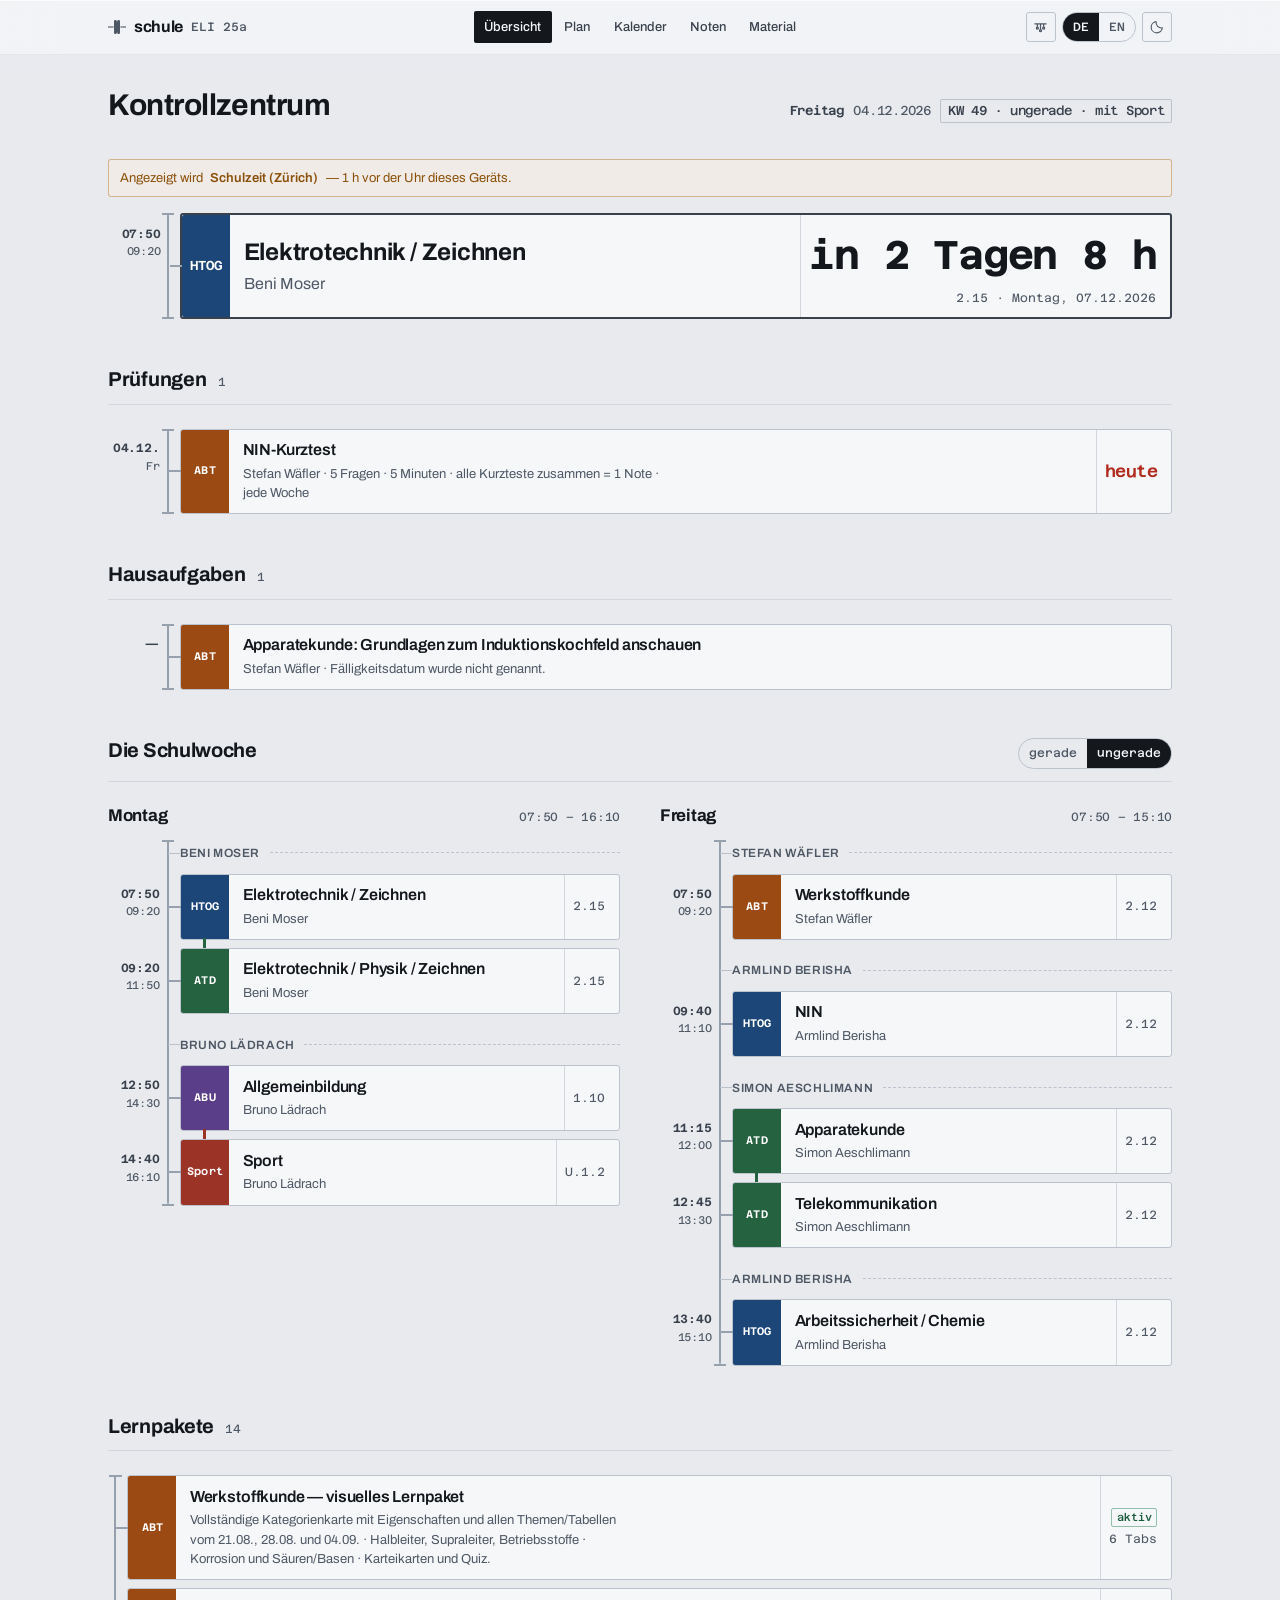
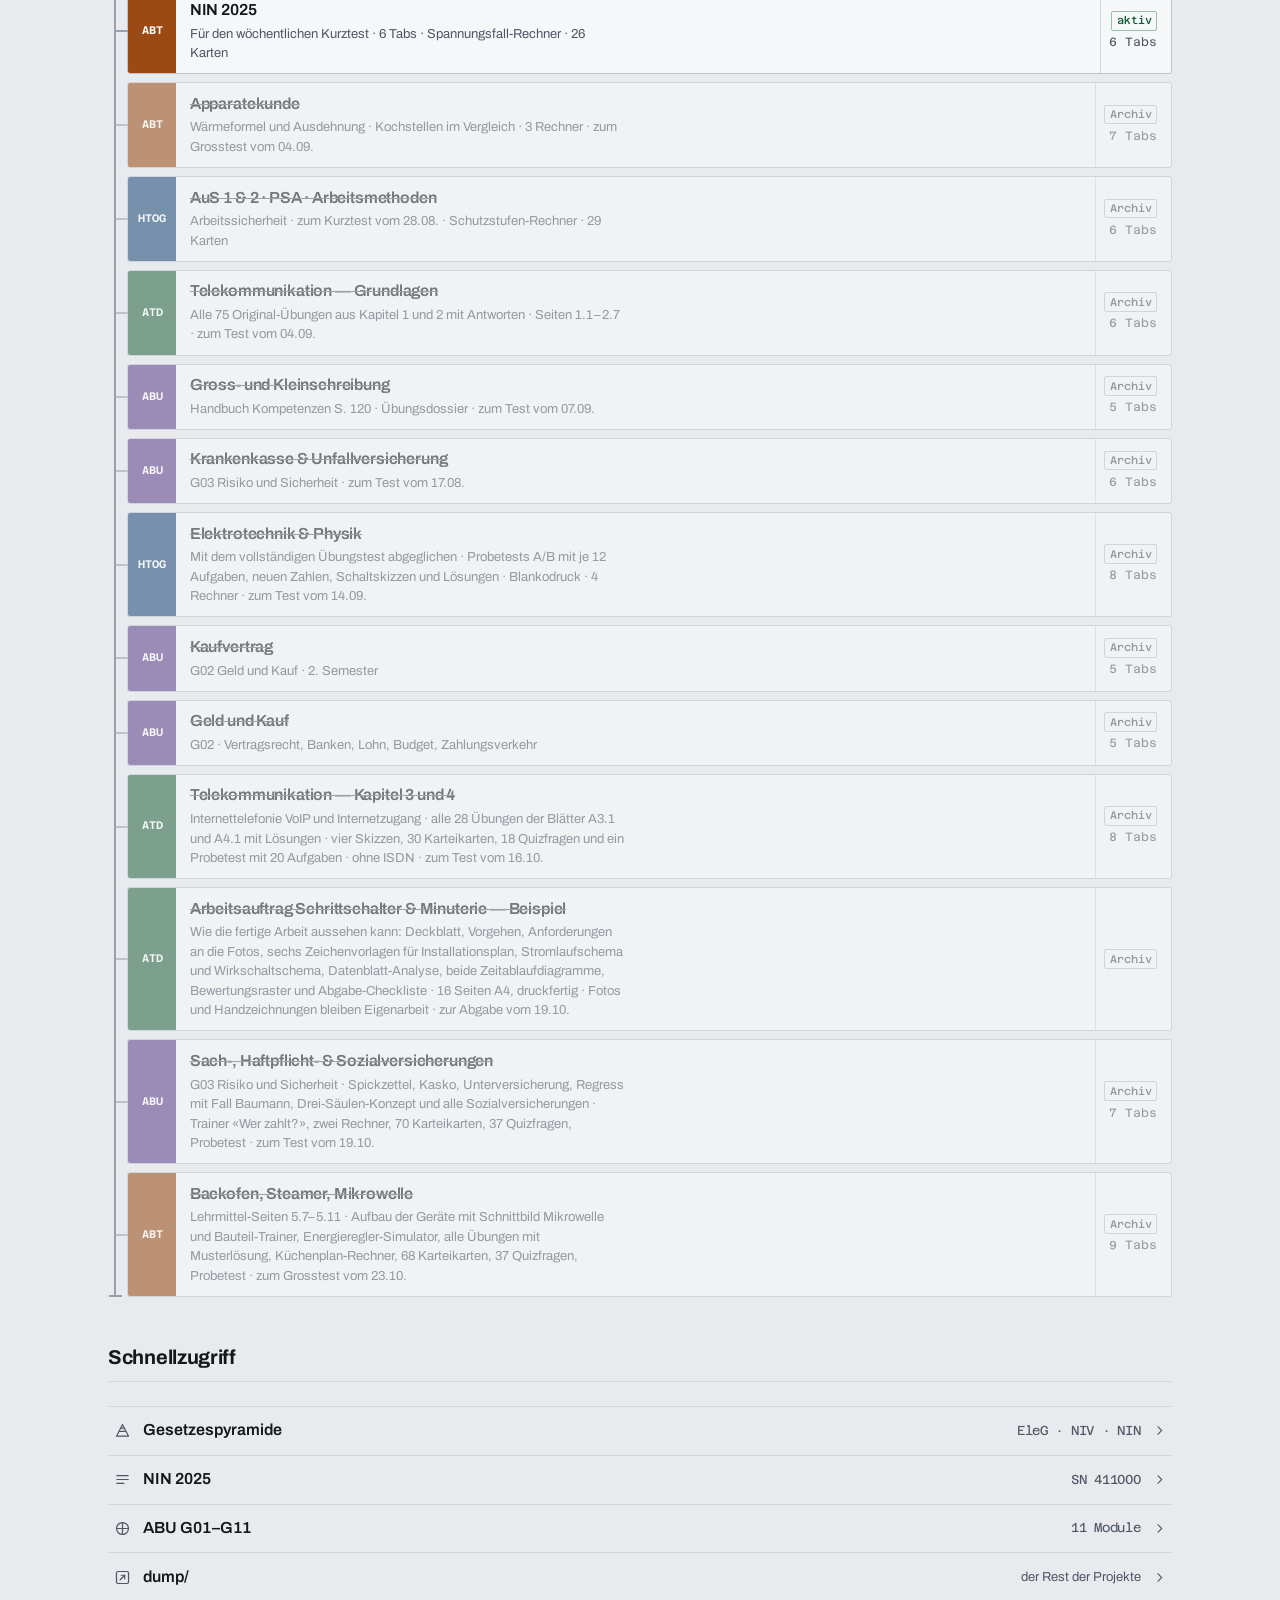
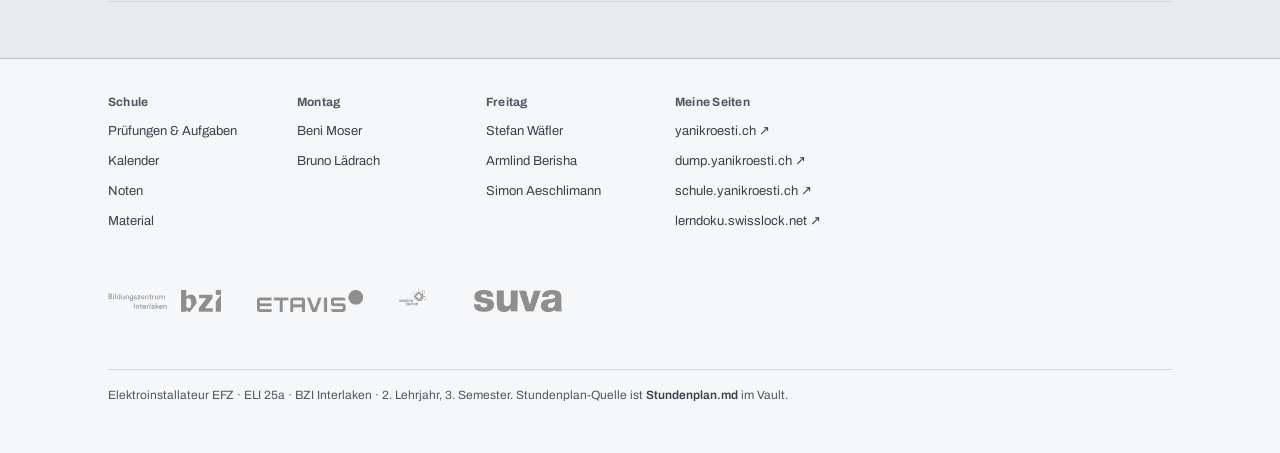
<file: index.html>
<!DOCTYPE html>
<html lang="de-CH" data-l="de">
<head>
<meta charset="UTF-8">
<meta name="viewport" content="width=device-width, initial-scale=1">
<title data-de="Kontrollzentrum — Schule" data-en="Control Centre — School">Kontrollzentrum — Schule</title>
<meta name="description" content="Stundenplan, Prüfungen, Hausaufgaben und Material — Elektroinstallateur EFZ, ELI 25a, BZI Interlaken.">
<meta name="theme-color" content="#e8eaee" media="(prefers-color-scheme: light)">
<meta name="theme-color" content="#10131a" media="(prefers-color-scheme: dark)">
<script>(function(){try{var l=localStorage.getItem('schule-lang');if(l==='en'||l==='de'){document.documentElement.setAttribute('data-l',l);document.documentElement.setAttribute('lang',l==='en'?'en':'de-CH');}var t=localStorage.getItem('schule-theme');if(t==='dark'||t==='light'){document.documentElement.setAttribute('data-theme',t);}}catch(e){}})();</script>
<link rel="preconnect" href="https://fonts.googleapis.com">
<link rel="preconnect" href="https://fonts.gstatic.com" crossorigin>
<link href="https://fonts.googleapis.com/css2?family=Archivo:wght@400;500;600;700&family=Azeret+Mono:wght@400;500;600&display=swap" rel="stylesheet">
<link rel="icon" href="icon.svg" type="image/svg+xml">
<link rel="apple-touch-icon" href="apple-touch-icon.png">
<link rel="manifest" href="site.webmanifest">
<link rel="stylesheet" href="assets/core.css">
<style>
/* ---- Schienenkopf: das Schild am Verteilkasten ---- */
.board {
  display: flex; flex-wrap: wrap; align-items: baseline; gap: var(--sp-1) var(--sp-4);
  padding: var(--sp-5) 0 var(--sp-4);
}
.board h1 { font-size: var(--t-2xl); }
.board .id {
  margin-left: auto;
  font-family: var(--f-data); font-variant-numeric: tabular-nums;
  font-size: var(--t-s); color: var(--muted); letter-spacing: -0.02em;
  display: flex; align-items: center; gap: 0.6rem; flex-wrap: wrap;
}
.board .id b { color: var(--ink-2); font-weight: 600; }
.board .id .kwb {
  border: 1px solid var(--line-2); border-radius: var(--r-s);
  padding: 0.05rem 0.4rem; font-weight: 500; color: var(--ink-2);
}
@media (max-width: 660px) { .board .id { margin-left: 0; width: 100%; } }

/* ---- Zwei Schienen nebeneinander: die Schulwoche ---- */
.week2 { display: grid; grid-template-columns: repeat(2, minmax(0, 1fr)); gap: 1.75rem 2.5rem; }
.daybox > h3 {
  font-size: var(--t-m); margin-bottom: 0.15rem;
  display: flex; align-items: baseline; gap: 0.55rem;
}
.daybox > h3 .dt {
  font-family: var(--f-data); font-size: var(--t-xs); color: var(--muted);
  font-weight: 400; font-variant-numeric: tabular-nums; margin-left: auto;
}
.daybox > .rail { margin-top: 0.9rem; }
@media (max-width: 820px) { .week2 { grid-template-columns: 1fr; gap: 2rem; } }

/* ---- Schnellzugriff: eine Liste, kein zweites Kartenraster ---- */
.index { border-top: 1px solid var(--line); }
.index a {
  display: flex; align-items: center; gap: 0.8rem;
  padding: 0.72rem 0.35rem;
  border-bottom: 1px solid var(--line);
  text-decoration: none;
  transition: background 0.14s var(--ease), padding-left 0.14s var(--ease);
}
.index a:hover { background: var(--plate); padding-left: 0.7rem; }
.index a:active { background: var(--plate-2); }
.index a > svg { width: 17px; height: 17px; color: var(--muted); flex: none; }
.index a b { font-weight: 600; font-size: var(--t-b); }
.index a .d { color: var(--muted); font-size: var(--t-s); margin-left: auto; text-align: right; }
.index a .go { width: 13px; height: 13px; color: var(--muted); flex: none; }
@media (max-width: 560px) { .index a .d { display: none; } }

</style>
</head>
<body>
<!--
  DIRECTION CONTRACT — schule.yanikroesti.ch
  THESIS: Der Schultag ist eine Hutschiene. Jede Lektion ist eine Reihenklemme
    darauf, gleiches Rastermass, beschriftetes Markierungsschild, Farbe als
    Funktion. Verweigert das Kartenraster, das jedes Schul-Dashboard ausliefert.
  OWN-WORLD: Kuehler Gehaeusegrau-Grund, verzinkte Schienenlinie, flache
    Objekte mit 2-3px Radien und ohne Schlagschatten. Fuenf gesaettigte
    Klemmenfarben (ABT orange, HTOG blau, ATD gruen, ABU violett, Sport rot)
    auf beschrifteten Fuessen. Archivo durchgehend; Azeret Mono nur fuer Messwerte.
  STORY: Yanik oeffnet muede, sieht die naechste Klemme und ihren Countdown,
    weiss was er schuldet, und geht wieder.
  FIRST VIEWPORT: Flache Kopfleiste mit Haarlinie; Schienenkopf mit Tag, Datum
    und Kalenderwoche; darunter die naechste Lektion als eine doppelt hohe
    Klemme auf eigener Schiene — Farbfuss links, Zeit auf dem Markierungsschild,
    Countdown rechts als Messwert.
  FORM: Klemmenleiste, Kandidat 6 von 7, seed 755b7433.
  RAISED — Fahrplan: eine Zeile beherrscht die Tafel. Schweizer Raster: eine
    Familie, enge Stufen, Ruhe. Messgeraet: Countdown und Noten sind Messwerte
    mit Einheit und sichtbarer 4.0-Grenze.
  FINISH: unreviewed and undocumented is unfinished; this build ends with the
    finish review, the verdict, and DESIGN.md
-->

<header class="topbar">
  <div class="wrap">
    <a class="brand" href="./">
      <svg class="mk" viewBox="0 0 24 24" fill="currentColor" aria-hidden="true"><path d="M0 10.7h7.4v2.6H0zm16.6 0H24v2.6h-7.4z" opacity=".55"/><path d="M9.6 2.6h1.7v1.6h1.4V2.6h1.7a1.6 1.6 0 0 1 1.6 1.6v15.6a1.6 1.6 0 0 1-1.6 1.6h-1.7v-1.6h-1.4v1.6H9.6A1.6 1.6 0 0 1 8 19.8V4.2a1.6 1.6 0 0 1 1.6-1.6z"/></svg>
      schule<i>ELI 25a</i>
    </a>
    <nav class="nav">
      <a href="./" aria-current="page"><span lang="de">Übersicht</span><span lang="en">Overview</span></a>
      <a href="plan.html"><span lang="de">Plan</span><span lang="en">Plan</span></a>
      <a href="kalender.html"><span lang="de">Kalender</span><span lang="en">Calendar</span></a>
      <a href="noten.html"><span lang="de">Noten</span><span lang="en">Grades</span></a>
      <a href="material.html"><span lang="de">Material</span><span lang="en">Material</span></a>
    </nav>
    <div class="tools">
      <span id="verthost"></span>
      <div class="langswitch" role="group" aria-label="Sprache / Language">
        <button type="button" data-set="de" aria-pressed="true">DE</button>
        <button type="button" data-set="en" aria-pressed="false">EN</button>
      </div>
      <button class="iconbtn" type="button" data-theme-toggle
              data-de-label="Hell/Dunkel umschalten" data-en-label="Toggle light/dark">
        <svg class="ico-sun" viewBox="0 0 24 24" fill="none" stroke="currentColor" stroke-width="1.7" stroke-linecap="round" aria-hidden="true"><path d="M12 3.5v1.6M12 18.9v1.6M5 5l1.15 1.15M17.85 17.85 19 19M3.5 12h1.6M18.9 12h1.6M5 19l1.15-1.15M17.85 6.15 19 5"/><circle cx="12" cy="12" r="3.6"/></svg><svg class="ico-moon" viewBox="0 0 24 24" fill="none" stroke="currentColor" stroke-width="1.7" stroke-linecap="round" stroke-linejoin="round" aria-hidden="true"><path d="M20 13.4A8.4 8.4 0 0 1 10.6 4a8.4 8.4 0 1 0 9.4 9.4z"/></svg>
      </button>
    </div>
  </div>
</header>

<main class="wrap">

  <div class="board">
    <h1><span lang="de">Kontrollzentrum</span><span lang="en">Control Centre</span></h1>
    <p class="id" id="board-id"></p>
  </div>

  <!-- Die dominante Klemme: was als Nächstes läuft -->
  <section aria-labelledby="next-h">
    <h2 class="sr" id="next-h"><span lang="de">Als Nächstes</span><span lang="en">Up next</span></h2>
    <div class="rail" id="next-rail">
      <div class="skel"></div>
    </div>
  </section>

  <section class="sect" aria-labelledby="tests-h">
    <div class="sect-h">
      <h2 id="tests-h"><span lang="de">Prüfungen</span><span lang="en">Exams</span></h2>
      <span class="count" id="tests-n"></span>
      <span class="spacer"></span>
    </div>
    <div class="rail" id="tests"><div class="skel"></div></div>
  </section>

  <section class="sect" aria-labelledby="hw-h">
    <div class="sect-h">
      <h2 id="hw-h"><span lang="de">Hausaufgaben</span><span lang="en">Homework</span></h2>
      <span class="count" id="hw-n"></span>
      <span class="spacer"></span>
    </div>
    <div class="rail" id="homework"><div class="skel"></div></div>
  </section>

  <section class="sect" aria-labelledby="week-h">
    <div class="sect-h">
      <h2 id="week-h"><span lang="de">Die Schulwoche</span><span lang="en">The school week</span></h2>
      <span class="spacer"></span>
      <div class="wk-toggle" role="group" aria-label="Woche gerade oder ungerade">
        <button type="button" data-week="even" aria-pressed="false">
          <span lang="de">gerade</span><span lang="en">even</span>
        </button>
        <button type="button" data-week="odd" aria-pressed="false">
          <span lang="de">ungerade</span><span lang="en">odd</span>
        </button>
      </div>
    </div>
    <div class="week2" id="week"></div>
  </section>

  <div id="lp-host"></div>

  <section class="sect" aria-labelledby="quick-h">
    <div class="sect-h">
      <h2 id="quick-h"><span lang="de">Schnellzugriff</span><span lang="en">Quick access</span></h2>
      <span class="spacer"></span>
    </div>
    <nav class="index">
      <a href="lehrer/waefler.html#gesetzespyramide">
        <svg viewBox="0 0 24 24" fill="none" stroke="currentColor" stroke-width="1.7" stroke-linejoin="round" aria-hidden="true"><path d="M12 3.5 3.5 20h17L12 3.5Z"/><path d="M7.4 13.2h9.2M9.6 8.7h4.8"/></svg>
        <b>Gesetzespyramide</b>
        <span class="d data">EleG · NIV · NIN</span>
        <svg class="go" viewBox="0 0 24 24" fill="none" stroke="currentColor" stroke-width="2" stroke-linecap="round" aria-hidden="true"><path d="M9 5l7 7-7 7"/></svg>
      </a>
      <a href="lehrer/waefler.html">
        <svg viewBox="0 0 24 24" fill="none" stroke="currentColor" stroke-width="1.7" stroke-linecap="round" aria-hidden="true"><path d="M4 6.5h16M4 12h16M4 17.5h10"/></svg>
        <b>NIN 2025</b>
        <span class="d data">SN 411000</span>
        <svg class="go" viewBox="0 0 24 24" fill="none" stroke="currentColor" stroke-width="2" stroke-linecap="round" aria-hidden="true"><path d="M9 5l7 7-7 7"/></svg>
      </a>
      <a href="lehrer/laedrach.html">
        <svg viewBox="0 0 24 24" fill="none" stroke="currentColor" stroke-width="1.7" stroke-linejoin="round" aria-hidden="true"><circle cx="12" cy="12" r="8.4"/><path d="M12 3.6v16.8M3.6 12h16.8"/></svg>
        <b>ABU G01–G11</b>
        <span class="d data">11 Module</span>
        <svg class="go" viewBox="0 0 24 24" fill="none" stroke="currentColor" stroke-width="2" stroke-linecap="round" aria-hidden="true"><path d="M9 5l7 7-7 7"/></svg>
      </a>
      <a href="https://dump.yanikroesti.ch" target="_blank" rel="noopener">
        <svg viewBox="0 0 24 24" fill="none" stroke="currentColor" stroke-width="1.7" stroke-linecap="round" stroke-linejoin="round" aria-hidden="true"><rect x="3.5" y="3.5" width="17" height="17" rx="2"/><path d="M8.8 15.2 15.2 8.8M10.2 8.8h5v5"/></svg>
        <b>dump/</b>
        <span class="d"><span lang="de">der Rest der Projekte</span><span lang="en">everything else</span></span>
        <svg class="go" viewBox="0 0 24 24" fill="none" stroke="currentColor" stroke-width="2" stroke-linecap="round" aria-hidden="true"><path d="M9 5l7 7-7 7"/></svg>
      </a>
    </nav>
  </section>

</main>

<div id="foot-host"></div>

<script src="assets/i18n.js"></script>
<script src="assets/app.js"></script>
<script src="assets/shell.js"></script>
<script src="assets/rail.js"></script>
<script src="assets/lernpakete.js"></script>
<script>
(function () {
  'use strict';
  var S = window.Schule, R = window.Rail;
  var seed = null, tick = null;

  function lang() { return document.documentElement.getAttribute('data-l') || 'de'; }
  function tx(o) { if (!o) return ''; return typeof o === 'string' ? o : (o[lang()] || o.de || o.en || ''); }


  /* Weicht die eingestellte Zone von der Uhr des Geraets ab, sagt die
     Seite das. Sonst zeigt sie still eine andere Zeit als das Handy
     daneben, und man haelt die Seite fuer kaputt. */
  function zeitzonenhinweis() {
    if (!window.SchuleZeit) return;
    var ab = window.SchuleZeit.abweichung();
    var alt = document.getElementById('tzwarn');
    if (alt) alt.remove();
    if (!ab) return;
    var std = Math.abs(ab) / 60;
    var richtung = ab > 0 ? (lang() === 'en' ? 'ahead of' : 'vor') : (lang() === 'en' ? 'behind' : 'hinter');
    var name = (window.SchuleZeit.zonen.filter(function (z) {
      return z.id === window.SchuleZeit.zone();
    })[0] || {})[lang()] || window.SchuleZeit.zone();
    var el = document.createElement('div');
    el.className = 'tzwarn';
    el.id = 'tzwarn';
    el.innerHTML = lang() === 'en'
      ? 'Showing <b>' + name + '</b> — ' + std + ' h ' + richtung + ' this device.'
      : 'Angezeigt wird <b>' + name + '</b> — ' + std + ' h ' + richtung + ' der Uhr dieses Geräts.';
    var app = document.querySelector('main');
    var kopf = app.querySelector('.board, .phead');
    if (kopf && kopf.nextSibling) app.insertBefore(el, kopf.nextSibling);
    else app.insertBefore(el, app.firstChild);
  }

  /* ---------- Schienenkopf ---------- */
  function head() {
    var now = new Date();
    var kw = S.isoWeek(now), kind = S.weekKind(now);
    var parity = kind === 'even'
      ? '<span lang="de">gerade · kein Sport</span><span lang="en">even · no sport</span>'
      : '<span lang="de">ungerade · mit Sport</span><span lang="en">odd · with sport</span>';
    document.getElementById('board-id').innerHTML =
      '<b>' + S.dayName(now, lang()) + '</b>' + S.fmtDate(now, lang()) +
      '<span class="kwb">KW ' + kw + ' · ' + parity + '</span>';
  }

  /* ---------- Die nächste Lektion ---------- */
  function next() {
    var host = document.getElementById('next-rail');
    var n = S.nextLesson();
    if (!n) { host.innerHTML = R.bare(null, lang()); return; }
    host.innerHTML = R.lesson(n.lesson, n.date, {
      lead: true,
      live: n.running,
      value: S.until(n.startsAt, lang(), n.running),
      when: n.running ? null : R.whenLabel(n.date, lang())
    });
  }

  /* ---------- Prüfungen ---------- */
  function tests() {
    var host = document.getElementById('tests');
    var list = (seed.tests || []).slice()
      .filter(function (t) { return S.daysUntil(t.date) >= 0; })
      .sort(function (a, b) { return a.date.localeCompare(b.date); });

    // Wiederkehrende Termine kommen dazu: der wöchentliche Kurztest.
    (seed.recurring || []).forEach(function (r) {
      var m = /^weekly:(\d)$/.exec(r.rrule || '');
      if (!m) return;
      var d = R.nextWeekday(+m[1]);
      list.push({ id: r.id, kind: r.kind, teacher: r.teacher, subject: r.subject,
                  date: S.iso(d), title: r.title, detail: r.detail, recurring: true });
    });
    list.sort(function (a, b) { return a.date.localeCompare(b.date); });

    document.getElementById('tests-n').textContent = list.length;
    host.innerHTML = list.length
      ? list.map(function (t) { return R.entry(t, 'test', lang()); }).join('')
      : R.bare({ kind: 'no-tests' }, lang());
  }

  /* ---------- Hausaufgaben ---------- */
  function homework() {
    var host = document.getElementById('homework');
    // Am Tag null faellt die Aufgabe von der Schiene — dieselbe Regel
    // wie bei den Pruefungen oben. "heute" steht noch, gestern nicht
    // mehr: ein Countdown, der ins Minus laeuft, ist keine Frist mehr,
    // sondern ein Vorwurf. Aufgaben ohne Datum bleiben stehen.
    var list = (seed.homework || []).slice()
      .filter(function (h) { return !h.due || S.daysUntil(h.due) >= 0; })
      .sort(function (a, b) { return (a.due || '').localeCompare(b.due || ''); });
    document.getElementById('hw-n').textContent = list.length;
    host.innerHTML = list.length
      ? list.map(function (h) { return R.entry(h, 'homework', lang()); }).join('')
      : R.bare({ kind: 'no-homework' }, lang());
  }

  /* ---------- Die Woche ---------- */
  var weekKind = null;
  function week() {
    var host = document.getElementById('week');
    var kind = weekKind || S.weekKind(new Date());
    host.innerHTML = [1, 5].map(function (dow) {
      var d = R.sampleDate(dow, kind);
      return '<div class="daybox">' +
        '<h3>' + S.dayName(d, lang()) +
        '<span class="dt">' + R.dayTimespan(dow, kind) + '</span></h3>' +
        '<div class="rail">' + R.day(d, { ignoreFree: true, lang: lang() }) + '</div>' +
      '</div>';
    }).join('');

    var btns = document.querySelectorAll('.wk-toggle button[data-week]');
    for (var i = 0; i < btns.length; i++) {
      btns[i].setAttribute('aria-pressed', btns[i].getAttribute('data-week') === kind ? 'true' : 'false');
    }
  }

  function bindWeek() {
    var btns = document.querySelectorAll('.wk-toggle button[data-week]');
    for (var i = 0; i < btns.length; i++) {
      btns[i].addEventListener('click', function () {
        weekKind = this.getAttribute('data-week');
        week();
      });
    }
  }

  /* ---------- Alles ---------- */
  function renderAll() {
    head(); next(); tests(); homework(); week(); zeitzonenhinweis();
    document.getElementById('lp-host').innerHTML =
      window.Lernpakete ? window.Lernpakete.html(S.data().subjects) : '';
  }

  function fail(host, e) {
    document.getElementById(host).innerHTML =
      '<div class="err"><b><span lang="de">Daten nicht geladen</span><span lang="en">Data did not load</span></b>' +
      '<span lang="de">Die Seite konnte ihre Daten nicht lesen. Neu laden hilft meistens.</span>' +
      '<span lang="en">The page could not read its data. A reload usually fixes it.</span></div>';
  }

  var verthost = document.getElementById('verthost');
  if (verthost && window.Shell) verthost.innerHTML = window.Shell.verteilerHTML('home');

  // Diese Seite baut ihren Kopf im Markup und ruft Shell.mount() nie auf.
  // Die Fussschiene muss sie deshalb selbst einhaengen — sonst ist die
  // Startseite die einzige Seite ohne Navigation am Daumen.
  if (window.Shell && window.Shell.bottomnavHTML) {
    document.body.insertAdjacentHTML('beforeend', window.Shell.bottomnavHTML('home'));
  }

  // Frisch eingehaengte Bedienelemente nachziehen: aria-label und Titel
  // stehen sonst auf dem Stand des Markups, das es hier noch gar nicht gab.
  if (window.SchuleLang && window.SchuleLang.sync) window.SchuleLang.sync();

  S.load()
    .then(function () {
      window.Shell.mountFooter(S.data().teachers);
      return fetch('data/seed.json').then(function (r) { return r.json(); });
    })
    .then(function (d) {
      seed = d;
      return window.Lernpakete ? window.Lernpakete.load('./').catch(function () { return null; }) : null;
    })
    .then(function () {
      renderAll();
      bindWeek();
      // Der Countdown ist ein Messwert; er läuft mit.
      tick = setInterval(next, 30000);
      document.addEventListener('langchange', renderAll);
      document.addEventListener('tzchange', renderAll);
    })
    .catch(function (e) { fail('next-rail', e); });
})();
</script>
</body>
</html>
</file>
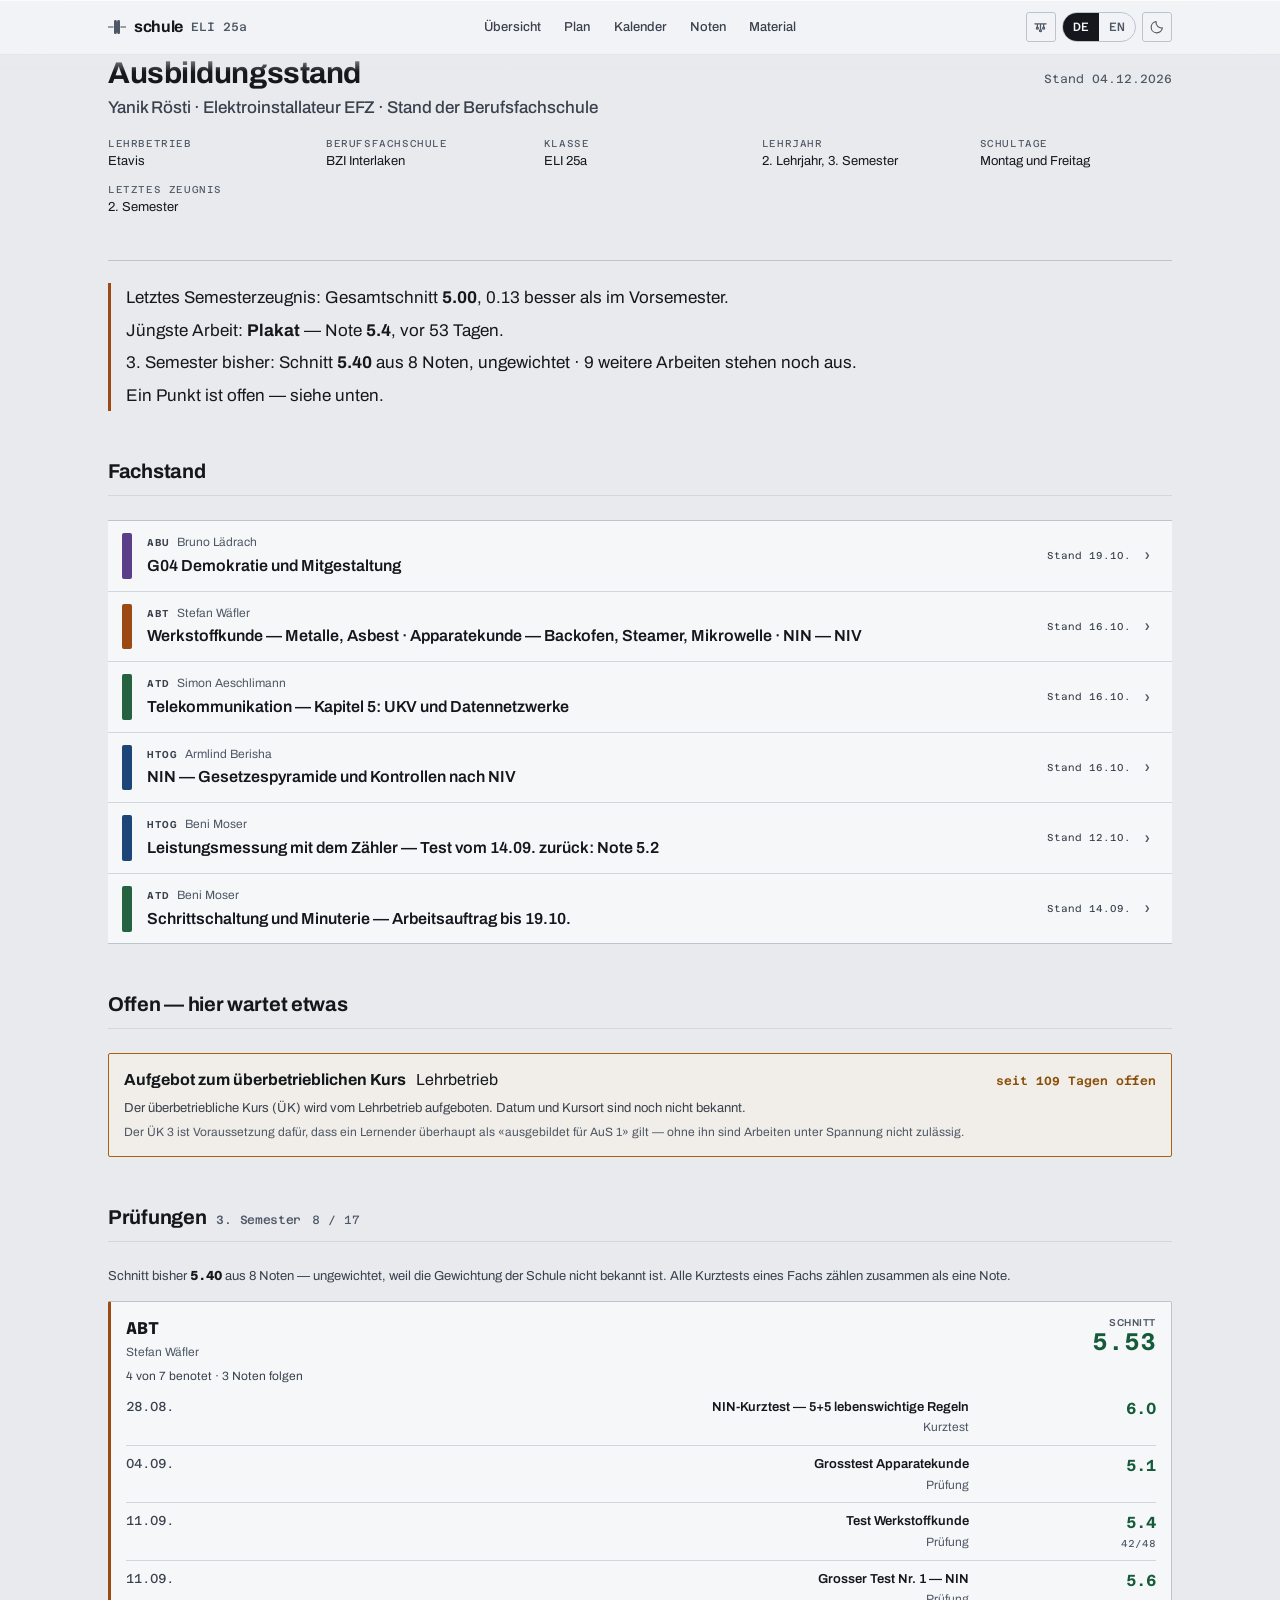
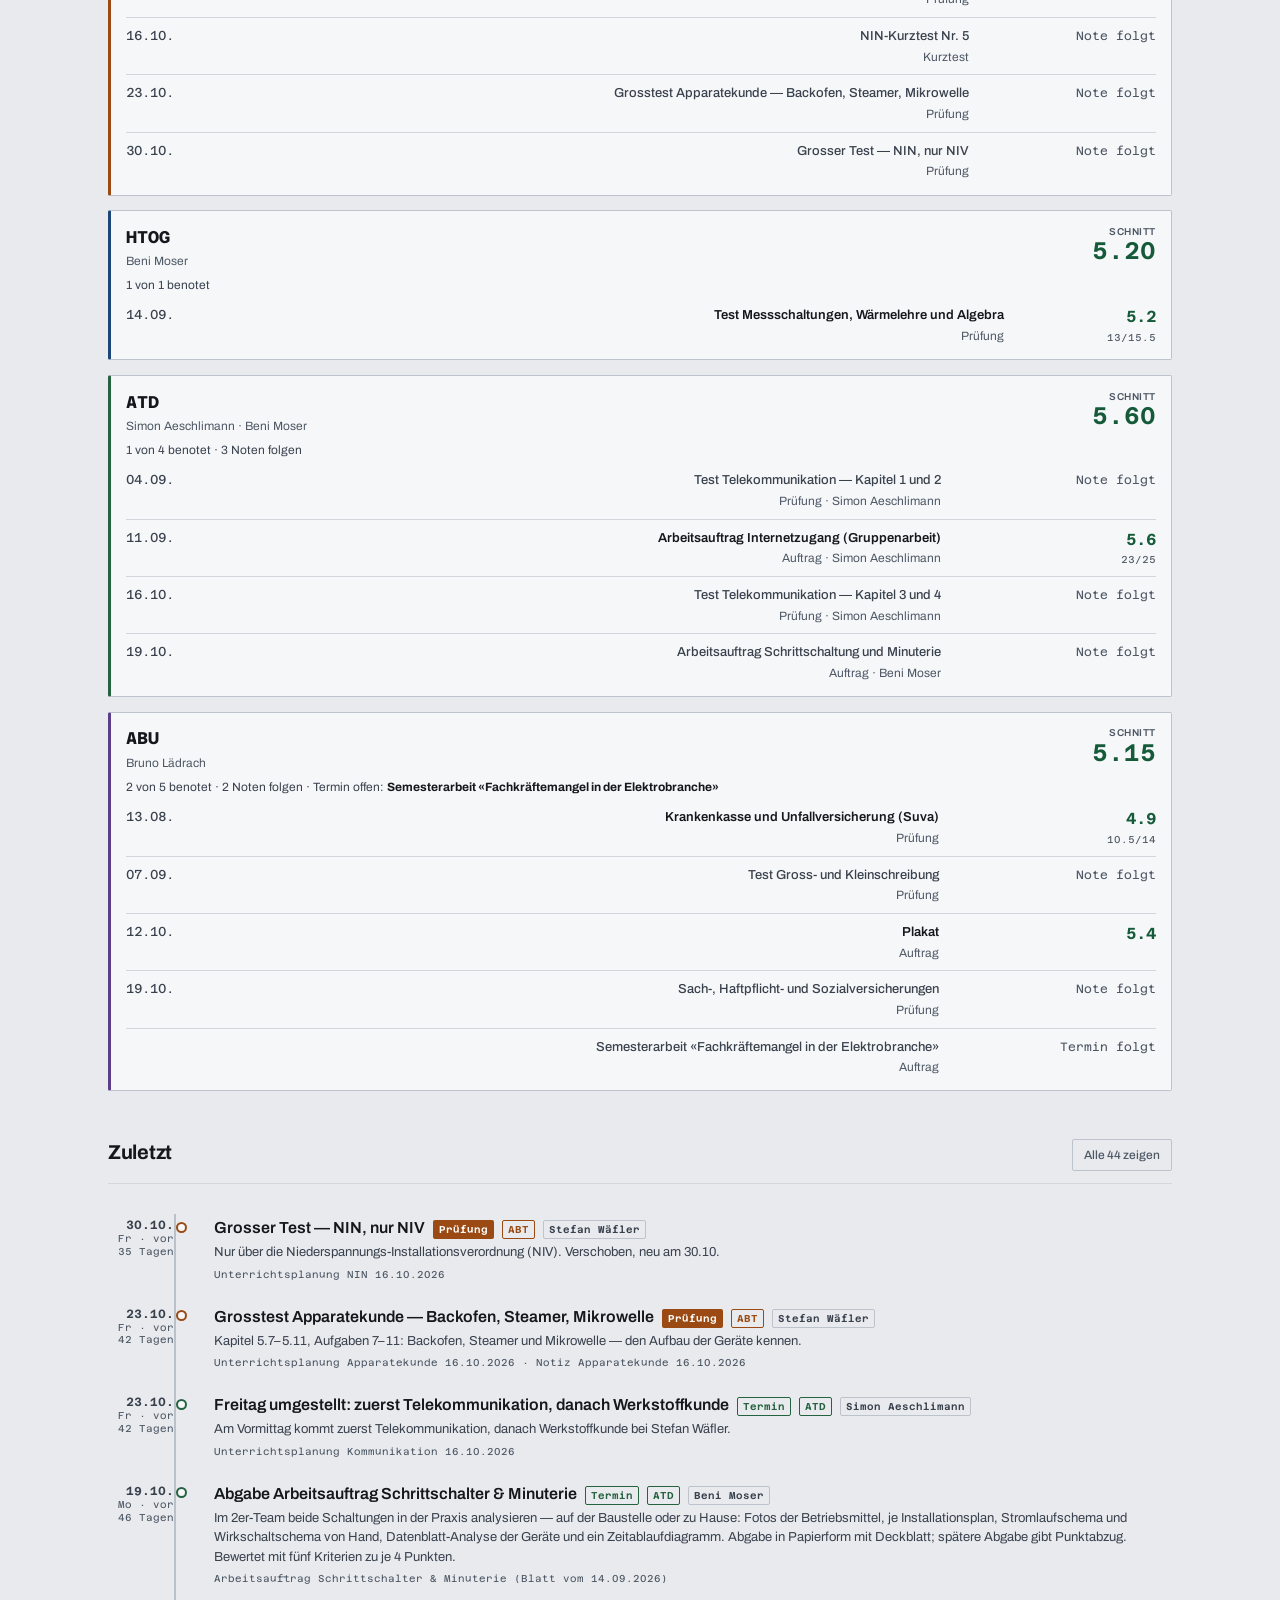
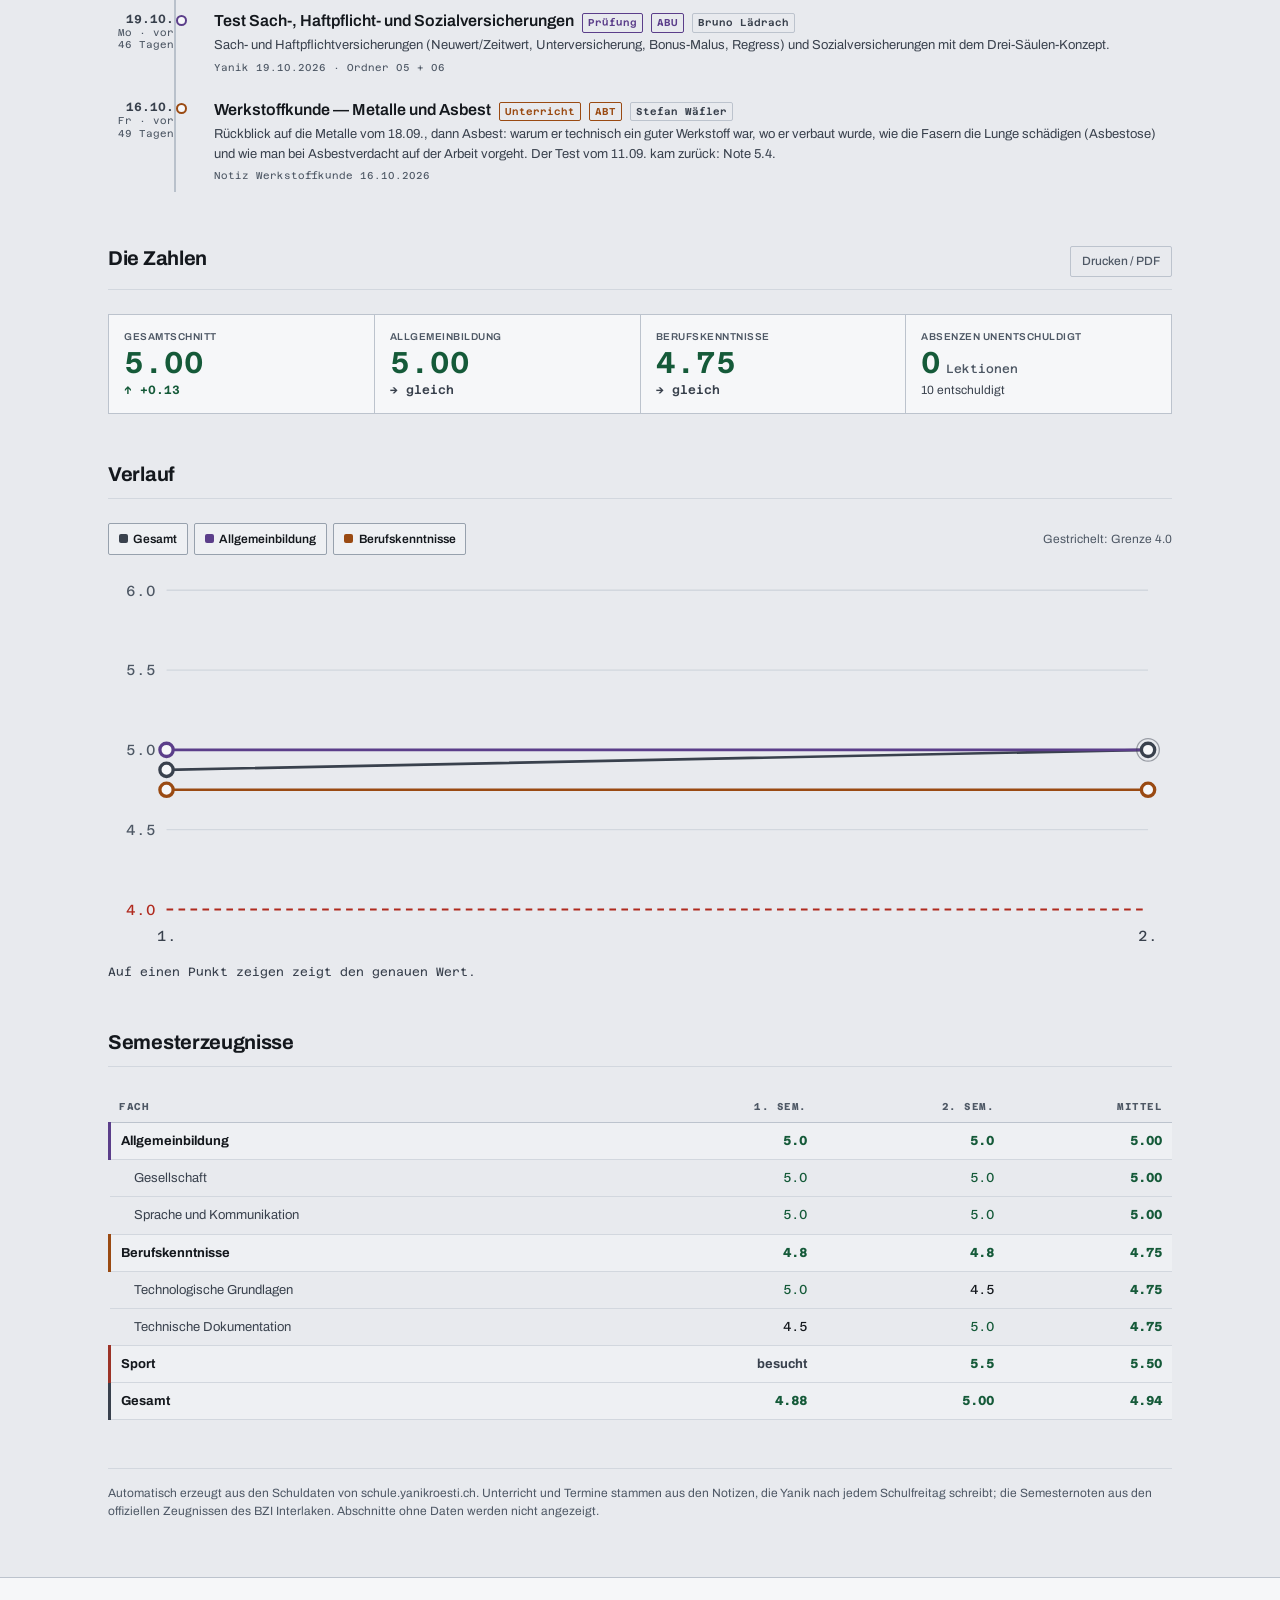
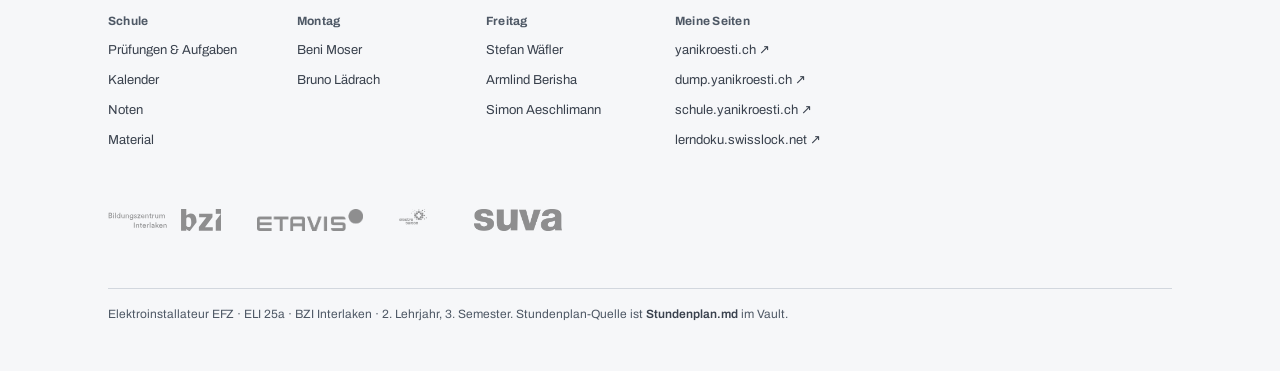
<file: lehrmeister.html>
<!DOCTYPE html>
<html lang="de-CH" data-l="de">
<head>
<meta charset="UTF-8">
<meta name="viewport" content="width=device-width, initial-scale=1">
<title data-de="Ausbildungsstand — Yanik Rösti" data-en="Training progress — Yanik Rösti">Ausbildungsstand — Yanik Rösti</title>
<meta name="description" content="Laufender Stand der Berufsfachschule: was ansteht, was offen ist, was zuletzt war. Yanik Rösti, Elektroinstallateur EFZ, ELI 25a, BZI Interlaken.">
<meta name="robots" content="noindex">
<meta name="theme-color" content="#e8eaee" media="(prefers-color-scheme: light)">
<meta name="theme-color" content="#10131a" media="(prefers-color-scheme: dark)">
<script>(function(){try{var l=localStorage.getItem('schule-lang');if(l==='en'||l==='de'){document.documentElement.setAttribute('data-l',l);document.documentElement.setAttribute('lang',l==='en'?'en':'de-CH');}var t=localStorage.getItem('schule-theme');if(t==='dark'||t==='light'){document.documentElement.setAttribute('data-theme',t);}}catch(e){}})();</script>
<link rel="preconnect" href="https://fonts.googleapis.com">
<link rel="preconnect" href="https://fonts.gstatic.com" crossorigin>
<link href="https://fonts.googleapis.com/css2?family=Archivo:wght@400;500;600;700&family=Azeret+Mono:wght@400;500;600&display=swap" rel="stylesheet">
<link rel="icon" href="icon.svg" type="image/svg+xml">
<link rel="apple-touch-icon" href="apple-touch-icon.png">
<link rel="manifest" href="site.webmanifest">
<link rel="stylesheet" href="assets/core.css">
<link rel="stylesheet" href="assets/page.css">
<style>
/* ---- Bericht für den Lehrbetrieb, als Verlauf ----
   Kein Notenblatt, sondern ein Stand der Dinge: was ansteht, was
   offen ist, was zuletzt war. Wer das öffnet, will in dreissig
   Sekunden wissen, ob es läuft und ob von ihm etwas erwartet wird.

   Die Zahlen stehen weiter unten. Sie sind der Beleg, nicht die
   Nachricht.

   Regel für die ganze Seite: was fehlt, wird nicht gezeigt. Keine
   Striche, keine leeren Kästen. Ein Abschnitt ohne Inhalt
   verschwindet.                                                     */

.bkopf {
  border-bottom: 1px solid var(--line-2);
  padding-bottom: 1.1rem; margin-bottom: 1.4rem;
}
.bkopf .zeile { display: flex; align-items: baseline; gap: 0.7rem; flex-wrap: wrap; }
.bkopf h1 { font-size: var(--t-2xl); }
.bkopf .beruf { font-size: var(--t-m); color: var(--ink-2); font-weight: 500; }
.bkopf .stand {
  margin-left: auto; font-family: var(--f-data); font-size: var(--t-xs);
  color: var(--muted); white-space: nowrap;
}
.fakten {
  display: grid; grid-template-columns: repeat(auto-fit, minmax(10rem, 1fr));
  gap: 0.1rem 1.6rem; margin-top: 0.9rem;
}
.fakten dt {
  font-family: var(--f-data); font-size: 0.625rem; color: var(--muted);
  text-transform: uppercase; letter-spacing: 0.06em;
}
.fakten dd { margin: 0 0 0.55rem; font-size: var(--t-s); color: var(--ink); }

/* ---- Die Lage in zwei Sätzen ---- */
.lage {
  border-left: 3px solid var(--s-abt); padding: 0.1rem 0 0.1rem 0.95rem;
  margin-bottom: 1.8rem;
}
.lage p { font-size: var(--t-m); line-height: 1.55; margin: 0 0 0.4rem; }
.lage p:last-child { margin-bottom: 0; }
.lage b { font-weight: 700; }

/* ---- Fachstand: die Themen hinter der Zahl ----
   Der Bericht bleibt ein Feed. Die vier Fächer sind deshalb keine
   Dashboard-Karten, sondern aufklappbare Dossiers entlang derselben Schiene.
   Geschlossen zeigen sie genau einen Sachstand; offen den überprüfbaren Stoff. */
.fachstand { border-top: 1px solid var(--line-2); border-bottom: 1px solid var(--line-2); }
.fach {
  position: relative; border-bottom: 1px solid var(--line); background: var(--plate);
}
.fach:last-child { border-bottom: 0; }
.fach summary {
  list-style: none; display: grid; grid-template-columns: 0.9rem minmax(0, 1fr) auto 1rem;
  align-items: center; gap: 0.65rem; min-height: 4.35rem; padding: 0.65rem 0.9rem;
  cursor: pointer;
}
.fach summary::-webkit-details-marker { display: none; }
.fach summary:focus-visible { outline: 2px solid var(--s-abt); outline-offset: -2px; }
.fach .leiter {
  width: 0.6rem; align-self: stretch; margin: 0.1rem 0; background: var(--c);
  border-radius: var(--r-s);
}
.fach .fachkopf { min-width: 0; }
.fach .fachmeta {
  display: flex; align-items: baseline; gap: 0.45rem; flex-wrap: wrap; margin-bottom: 0.12rem;
}
.fach .fachcode {
  font-family: var(--f-data); font-size: 0.625rem; font-weight: 600;
  letter-spacing: 0.06em; color: var(--ink-2);
}
.fach .fachlehrer { font-size: var(--t-xs); color: var(--muted); }
.fach .fachtitel { font-size: var(--t-b); font-weight: 600; line-height: 1.3; }
.fach .status {
  max-width: 14rem; font-family: var(--f-data); font-size: 0.625rem;
  color: var(--ink-2); text-align: right; line-height: 1.35;
}
.fach .pfeilfach { color: var(--muted); font-family: var(--f-data); font-size: 1rem; }
.fach[open] .pfeilfach { transform: rotate(90deg); }
.fachinhalt { border-top: 1px solid var(--line); padding: 0.8rem 1.1rem 0.95rem 2.45rem; }
.fachinhalt ul { margin: 0; padding-left: 1.05rem; }
.fachinhalt li { font-size: var(--t-s); color: var(--ink-2); line-height: 1.5; margin-bottom: 0.25rem; }
.fachinhalt li:last-child { margin-bottom: 0; }
.fachkommend {
  display: flex; gap: 0.45rem; align-items: baseline; flex-wrap: wrap;
  margin-top: 0.75rem; padding-top: 0.65rem; border-top: 1px solid var(--line);
  font-size: var(--t-s); color: var(--ink-2);
}
.fachkommend b { color: var(--ink); }
.fachquelle { font-family: var(--f-data); font-size: 0.625rem; color: var(--muted); margin-top: 0.45rem; }

/* ---- Der Verlauf: eine Schiene, Einträge als Klemmen ---- */
.feed { position: relative; margin-left: 0.2rem; }
.feed::before {
  content: ""; position: absolute; left: 3.9rem; top: 0.4rem; bottom: 0.4rem;
  width: 2px; background: var(--rail-2);
}
.fe {
  position: relative; display: grid;
  grid-template-columns: 3.9rem 1.5rem minmax(0, 1fr);
  gap: 0 0.5rem; padding: 0.5rem 0 0.9rem;
  align-items: start;
}
.fe .wann {
  font-family: var(--f-data); font-size: var(--t-xs); color: var(--ink-2);
  text-align: right; padding-top: 0.15rem; font-variant-numeric: tabular-nums;
  line-height: 1.25;
}
.fe .wann b { display: block; font-weight: 600; }
.fe .wann span { display: block; font-size: 0.625rem; color: var(--muted); }
/* Der Knoten auf der Schiene, in der Fachfarbe. */
.fe .knoten {
  position: relative; width: 11px; height: 11px; margin: 0.35rem 0 0 -0.34rem;
  border-radius: 50%; background: var(--plate);
  border: 2.5px solid var(--c, var(--rail)); z-index: 1;
}
.fe.offen .knoten { border-style: dashed; }
.fe .inhalt { min-width: 0; }
.fe .kopf {
  display: flex; align-items: baseline; gap: 0.5rem; flex-wrap: wrap;
  margin-bottom: 0.15rem;
}
.fe .tt { font-size: var(--t-b); font-weight: 600; color: var(--ink); }
.fe .marke {
  font-family: var(--f-data); font-size: 0.625rem; font-weight: 600;
  border: 1px solid var(--c, var(--line-2)); color: var(--c, var(--ink-2));
  border-radius: var(--r-s); padding: 0.05rem 0.32rem; white-space: nowrap;
}
.fe .marke.voll {
  background: var(--c, var(--rail)); color: #fff; border-color: transparent;
}
:root[data-theme="dark"] .fe .marke.voll { color: var(--ground); }
@media (prefers-color-scheme: dark) {
  :root:not([data-theme="light"]) .fe .marke.voll { color: var(--ground); }
}
.fe .det { font-size: var(--t-s); color: var(--ink-2); line-height: 1.5; }
.fe .quelle {
  font-family: var(--f-data); font-size: 0.625rem; color: var(--muted);
  margin-top: 0.25rem; display: block;
}
.fe .note {
  font-family: var(--f-data); font-size: var(--t-l); font-weight: 600;
  font-variant-numeric: tabular-nums;
}

/* Was noch offen ist — der einzige Teil, bei dem jemand handeln muss. */
.warten {
  border: 1px solid var(--warn); border-radius: var(--r-s);
  background: color-mix(in srgb, var(--warn) 7%, var(--plate));
  padding: 0.85rem 0.95rem; margin-bottom: 0.6rem;
}
.warten .wt {
  display: flex; align-items: baseline; gap: 0.6rem; flex-wrap: wrap;
  margin-bottom: 0.3rem;
}
.warten .wt b { font-size: var(--t-b); }
.warten .dauer {
  font-family: var(--f-data); font-size: var(--t-xs); color: var(--warn-ink);
  font-weight: 600; margin-left: auto;
}
.warten p { font-size: var(--t-s); color: var(--ink-2); margin: 0 0 0.35rem; }
.warten p:last-child { margin-bottom: 0; }
.warten .warum { font-size: var(--t-xs); color: var(--muted); }

/* ---- Zahlen, weiter unten ---- */
.kpi {
  display: grid; grid-template-columns: repeat(auto-fit, minmax(9.5rem, 1fr));
  border-top: 1px solid var(--line-2); border-left: 1px solid var(--line-2);
}
.kpi > div {
  border-right: 1px solid var(--line-2); border-bottom: 1px solid var(--line-2);
  padding: 0.85rem 0.95rem; background: var(--plate);
  display: flex; flex-direction: column; gap: 0.15rem;
}
.kpi .titel {
  font-size: 0.625rem; color: var(--muted); font-weight: 600;
  text-transform: uppercase; letter-spacing: 0.05em;
}
.kpi .wert {
  font-family: var(--f-data); font-size: var(--t-2xl); font-weight: 600;
  line-height: 1.05; font-variant-numeric: tabular-nums;
  display: flex; align-items: baseline; gap: 0.3rem;
}
.kpi .wert .einheit { font-size: var(--t-xs); font-weight: 500; color: var(--muted); }
.kpi .unten { font-size: var(--t-xs); color: var(--ink-2); }
.kpi .pfeil { font-family: var(--f-data); font-weight: 600; }
.kpi .pfeil.hoch { color: var(--live-ink); }
.kpi .pfeil.runter { color: var(--warn-ink); }

.n-gut  { color: var(--live-ink); }
.n-warn { color: var(--warn-ink); }
.n-weg  { color: var(--alert); }

/* ---- Prüfungen des Semesters ---- */
.p-sem {
  font-family: var(--f-data); font-size: var(--t-xs); font-weight: 500;
  color: var(--muted); margin-left: 0.4rem;
}
.p-intro { font-size: var(--t-s); color: var(--ink-2); margin: 0 0 0.9rem; line-height: 1.5; }
.p-intro b { color: var(--ink); font-family: var(--f-data); }

/* Ein Kasten pro Fach: Kopf mit Schnitt und Stand, darunter die Arbeiten */
.pfach { display: grid; gap: 0.9rem; }
.pf {
  border: 1px solid var(--line-2); border-left: 3px solid var(--c, var(--rail));
  border-radius: var(--r-s); background: var(--plate);
  padding: 0.8rem 0.95rem 0.35rem;
}
.pf-kopf { display: flex; align-items: flex-start; gap: 0.75rem; }
.pf-name { min-width: 0; }
.pf-code { font-family: var(--f-data); font-weight: 700; font-size: var(--t-m); color: var(--ink); }
.pf-lehr { display: block; font-size: var(--t-xs); color: var(--muted); margin-top: 0.1rem; }
.pf-schnitt { margin-left: auto; text-align: right; flex: none; }
.pf-schnitt .wert {
  display: block; font-family: var(--f-data); font-size: var(--t-xl); font-weight: 600;
  line-height: 1.05; font-variant-numeric: tabular-nums;
}
.pf-schnitt .wert.leer { font-size: var(--t-xs); font-weight: 500; color: var(--muted); padding-top: 0.3rem; }
.pf-schnitt .titel {
  display: block; font-size: 0.625rem; color: var(--muted); font-weight: 600;
  text-transform: uppercase; letter-spacing: 0.05em;
}
.pf-stand { font-size: var(--t-xs); color: var(--ink-2); margin: 0.35rem 0 0.2rem; line-height: 1.5; }
.pf-stand b { color: var(--ink); }

.ptab { margin-top: 0.2rem; }
.ptab tr:last-child td { border-bottom: 0; }
.ptab td { text-align: left; vertical-align: top; }
.ptab td:last-child { text-align: right; }
.ptab td:first-child { white-space: nowrap; color: var(--ink-2); padding-left: 0; }
.ptab td:last-child { padding-right: 0; }
.ptab .pt { display: block; color: var(--ink); font-weight: 600; }
.ptab td:nth-child(2) { hyphens: auto; overflow-wrap: break-word; }
.ptab .pu { display: block; font-size: var(--t-xs); color: var(--muted); margin-top: 0.1rem; }
.ptab .note {
  font-family: var(--f-data); font-size: var(--t-b); font-weight: 600;
  font-variant-numeric: tabular-nums;
}
.ptab .pkt {
  display: block; font-family: var(--f-data); font-size: 0.625rem; color: var(--muted);
}
.ptab .folgt { font-size: var(--t-xs); color: var(--muted); }
.ptab tr.offen .pt { font-weight: 500; color: var(--ink-2); }
@media (max-width: 560px) {
  .pf { padding: 0.7rem 0.75rem 0.3rem; }
  .ptab td { padding: 0.5rem 0.35rem; }
}

.verlauf svg { display: block; width: 100%; height: auto; }
.vsteuer { display: flex; gap: 0.4rem; align-items: center; flex-wrap: wrap; margin-bottom: 0.9rem; }
.vsteuer .spacer { flex: 1; }
.reihe {
  display: inline-flex; align-items: center; gap: 0.35rem;
  border: 1px solid var(--line-2); background: var(--plate);
  border-radius: var(--r-s); padding: 0.35rem 0.6rem; cursor: pointer;
  font-size: var(--t-xs); font-weight: 600; color: var(--muted); min-height: 32px;
  transition: background 0.12s var(--ease), color 0.12s var(--ease);
}
.reihe i { width: 9px; height: 9px; border-radius: 2px; background: var(--c); display: block; }
.reihe[aria-pressed="true"] { color: var(--ink); background: var(--plate-2); border-color: var(--rail); }
.reihe[aria-pressed="false"] i { opacity: 0.3; }
.ablesung {
  font-family: var(--f-data); font-size: var(--t-xs); color: var(--ink-2);
  min-height: 1.4em; margin-top: 0.5rem; font-variant-numeric: tabular-nums;
}
.ablesung b { color: var(--ink); }
.punkt { cursor: pointer; }
.punkt:focus-visible { outline: 2px solid var(--s-abt); outline-offset: 2px; }

.tab { width: 100%; font-size: var(--t-s); }
.tab th, .tab td { border-bottom: 1px solid var(--line); padding: 0.5rem 0.6rem; text-align: right; }
.tab th:first-child, .tab td:first-child { text-align: left; }
.tab thead th {
  font-size: 0.625rem; text-transform: uppercase; letter-spacing: 0.05em;
  color: var(--muted); border-bottom-color: var(--line-2); font-family: var(--f-data);
}
.tab td.zahl { font-family: var(--f-data); font-variant-numeric: tabular-nums; }
.tab tr.gruppe td { font-weight: 700; background: var(--plate-2); }
.tab tr.gruppe td:first-child { border-left: 3px solid var(--c, var(--rail)); }
.tab tr.unter td:first-child { padding-left: 1.5rem; color: var(--ink-2); }

.fussnote {
  font-size: var(--t-xs); color: var(--muted); line-height: 1.55;
  border-top: 1px solid var(--line); padding-top: 0.9rem; margin-top: 2.2rem;
}

@media (max-width: 560px) {
  .feed::before { left: 3.1rem; }
  .fe { grid-template-columns: 3.1rem 1.2rem minmax(0, 1fr); }
  .fe .wann { font-size: 0.625rem; }
  .fach summary { grid-template-columns: 0.7rem minmax(0, 1fr) 0.8rem; gap: 0.5rem; padding: 0.6rem 0.7rem; }
  .fach .status { display: none; }
  .fachinhalt { padding-left: 1.45rem; padding-right: 0.7rem; }
}

@media print {
  .topbar, .foot, .vsteuer, #drucken, .botnav { display: none !important; }
  body { background: #fff; padding-bottom: 0 !important; }
  .kpi > div { background: #fff; }
  a[href^="http"]::after { content: " (" attr(href) ")"; font-size: 0.7em; color: #555; }
}
</style>
</head>
<body>
<main class="wrap" id="app">
  <div id="inhalt" hidden>

    <header class="bkopf">
      <div class="zeile">
        <h1><span lang="de">Ausbildungsstand</span><span lang="en">Training progress</span></h1>
        <span class="stand" id="stand"></span>
      </div>
      <p class="beruf" style="margin:.25rem 0 0">
        <span lang="de">Yanik Rösti · Elektroinstallateur EFZ · Stand der Berufsfachschule</span>
        <span lang="en">Yanik Rösti · Electrical installer EFZ · vocational school status</span>
      </p>
      <dl class="fakten" id="fakten"></dl>
    </header>

    <div class="lage" id="lage"></div>

    <section class="sect" aria-labelledby="f-h" id="s-fachstand" hidden>
      <div class="sect-h">
        <h2 id="f-h"><span lang="de">Fachstand</span><span lang="en">Subject status</span></h2>
        <span class="spacer"></span>
      </div>
      <div class="fachstand" id="fachstandListe"></div>
    </section>

    <section class="sect" aria-labelledby="w-h" id="s-warten" hidden>
      <div class="sect-h">
        <h2 id="w-h"><span lang="de">Offen — hier wartet etwas</span><span lang="en">Open — waiting on something</span></h2>
        <span class="spacer"></span>
      </div>
      <div id="wartenListe"></div>
    </section>

    <section class="sect" aria-labelledby="k-h" id="s-kommend" hidden>
      <div class="sect-h">
        <h2 id="k-h"><span lang="de">Was ansteht</span><span lang="en">What is coming</span></h2>
        <span class="spacer"></span>
      </div>
      <div class="feed" id="kommendFeed"></div>
    </section>

    <section class="sect" aria-labelledby="p-h" id="s-pruefungen" hidden>
      <div class="sect-h">
        <h2 id="p-h"><span lang="de">Prüfungen</span><span lang="en">Assessments</span>
          <span class="p-sem" id="p-h-sem"></span></h2>
        <span class="count" id="p-zahl" title="benotet / insgesamt"></span>
        <span class="spacer"></span>
      </div>
      <p class="p-intro" id="p-intro"></p>
      <div class="pfach" id="pfach"></div>
    </section>

    <section class="sect" aria-labelledby="g-h" id="s-geschehen" hidden>
      <div class="sect-h">
        <h2 id="g-h"><span lang="de">Zuletzt</span><span lang="en">Recently</span></h2>
        <span class="spacer"></span>
        <button class="tinybtn" id="mehr" hidden>
          <span lang="de">Mehr zeigen</span><span lang="en">Show more</span>
        </button>
      </div>
      <div class="feed" id="geschehenFeed"></div>
    </section>

    <section class="sect" aria-labelledby="z-h" id="s-zahlen">
      <div class="sect-h">
        <h2 id="z-h"><span lang="de">Die Zahlen</span><span lang="en">The numbers</span></h2>
        <span class="spacer"></span>
        <button class="tinybtn" id="drucken">
          <span lang="de">Drucken / PDF</span><span lang="en">Print / PDF</span>
        </button>
      </div>
      <div class="kpi" id="kpi"></div>
    </section>

    <section class="sect" aria-labelledby="v-h" id="s-verlauf" hidden>
      <div class="sect-h">
        <h2 id="v-h"><span lang="de">Verlauf</span><span lang="en">Trend</span></h2>
        <span class="spacer"></span>
      </div>
      <div class="vsteuer" id="vsteuer"></div>
      <div class="verlauf" id="verlauf"></div>
      <p class="ablesung" id="ablesung"></p>
    </section>

    <section class="sect" aria-labelledby="t-h" id="s-zeugnis" hidden>
      <div class="sect-h">
        <h2 id="t-h"><span lang="de">Semesterzeugnisse</span><span lang="en">Semester reports</span></h2>
        <span class="spacer"></span>
      </div>
      <table class="tab" id="ztab"></table>
    </section>

    <p class="fussnote" id="fussnote"></p>
  </div>

  <div id="laedt" class="panel" style="margin:2rem 0">
    <div class="pb"><span lang="de">Daten werden geladen …</span><span lang="en">Loading …</span></div>
  </div>
</main>

<div id="foot-host"></div>

<script src="assets/i18n.js"></script>
<script src="assets/app.js"></script>
<script src="assets/shell.js"></script>
<script src="assets/lehrmeister.js"></script>
</body>
</html>
</file>
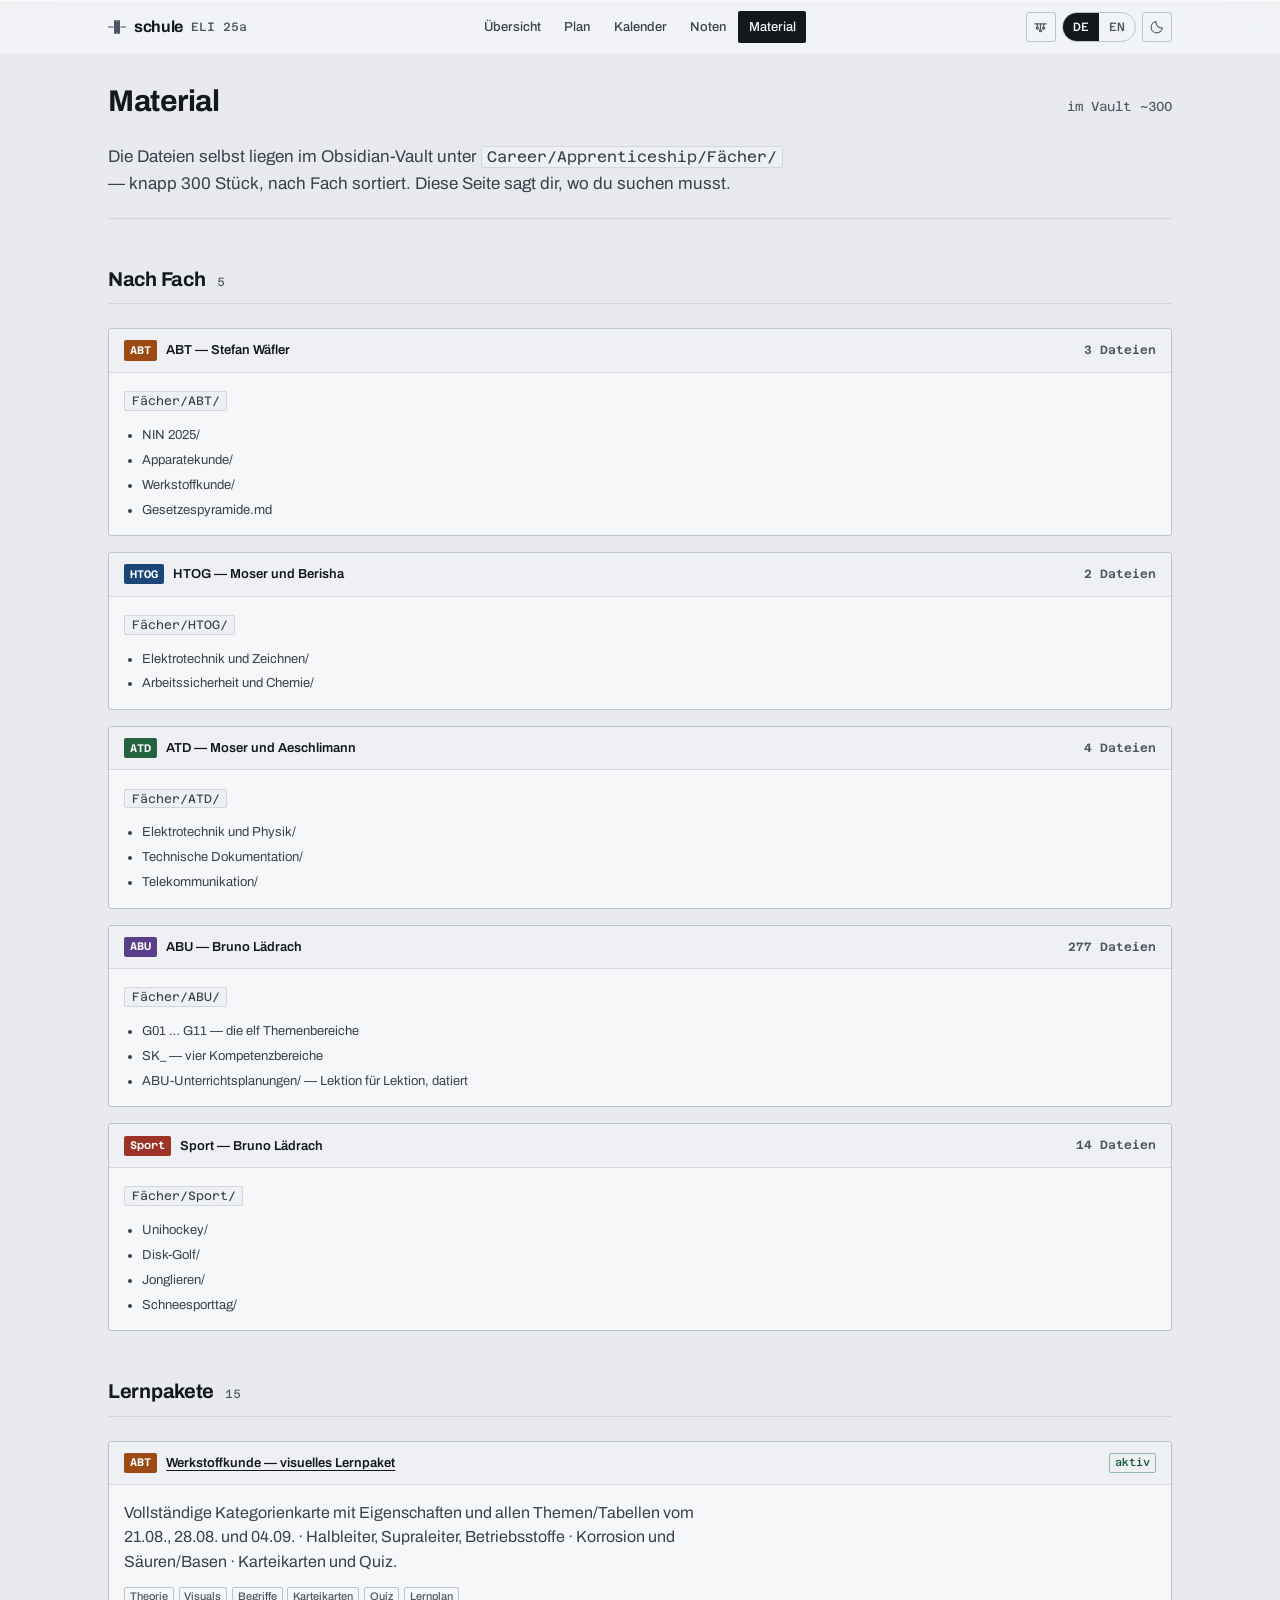
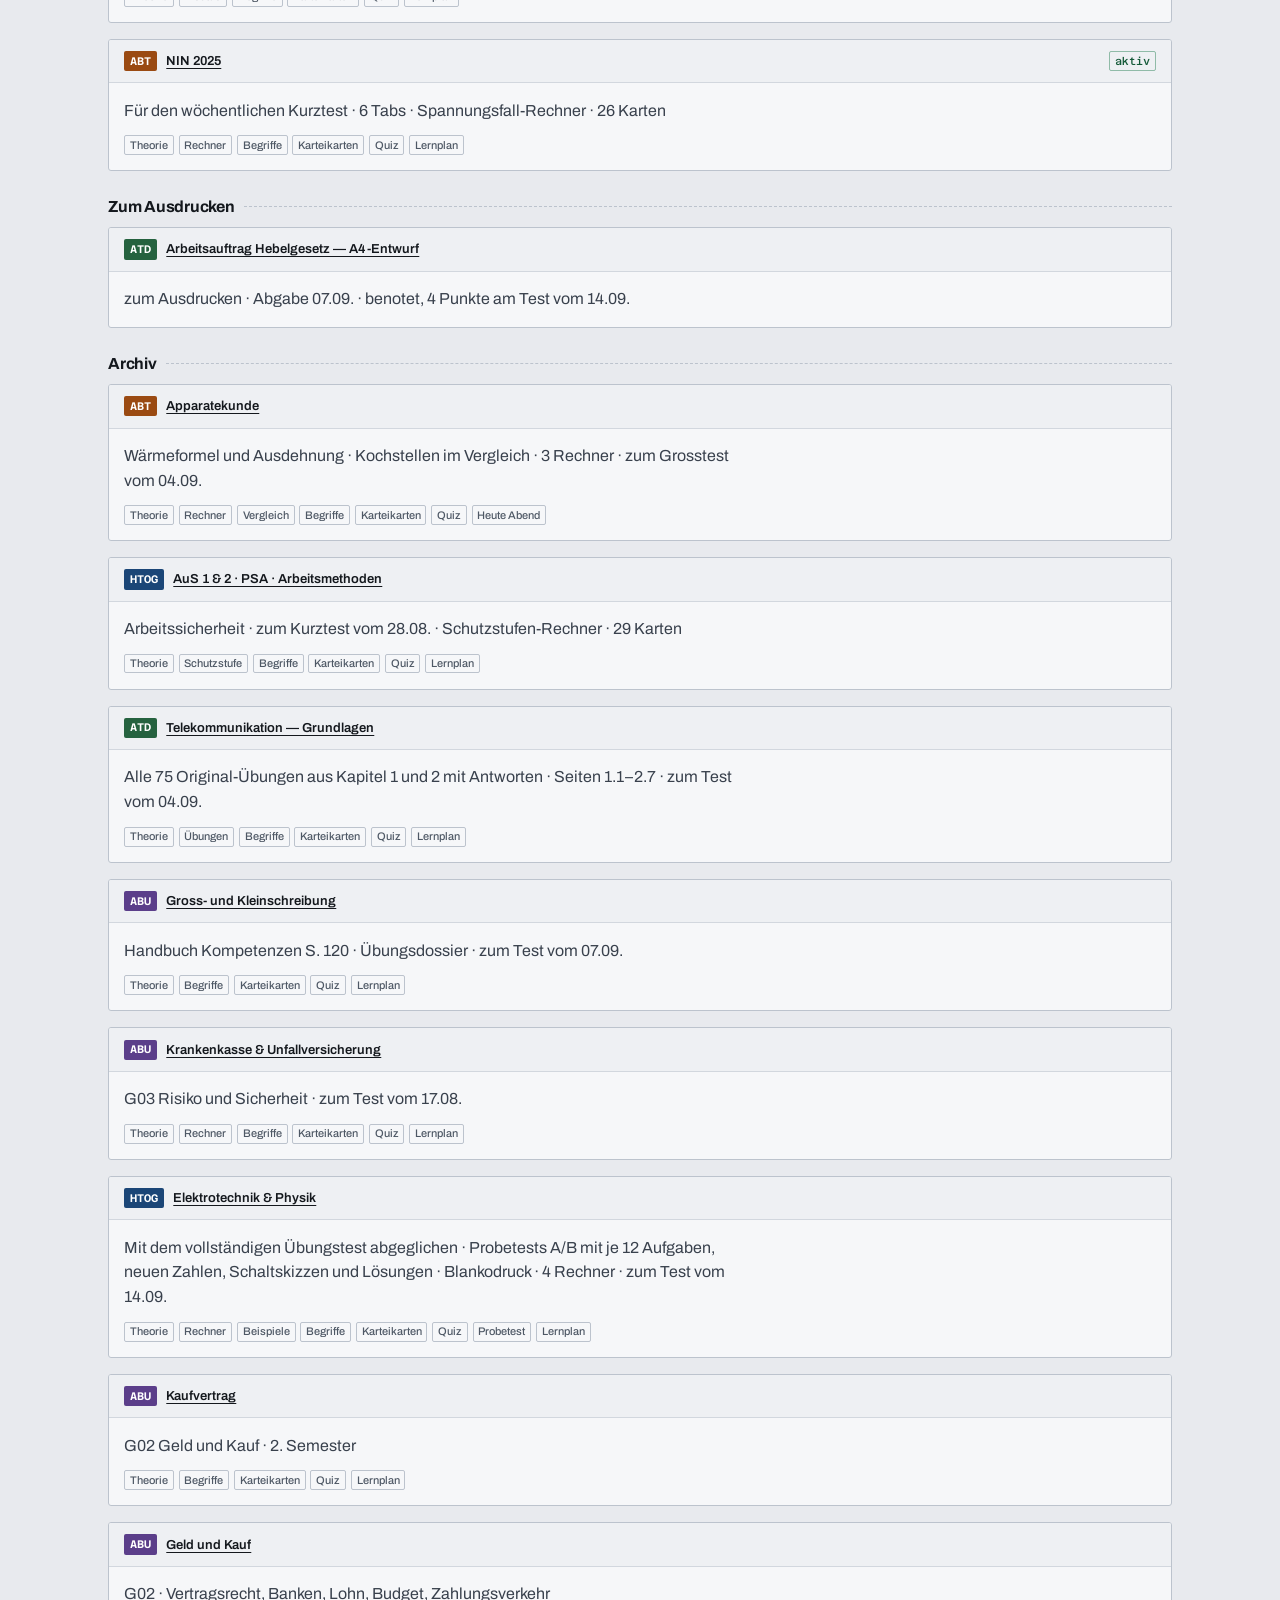
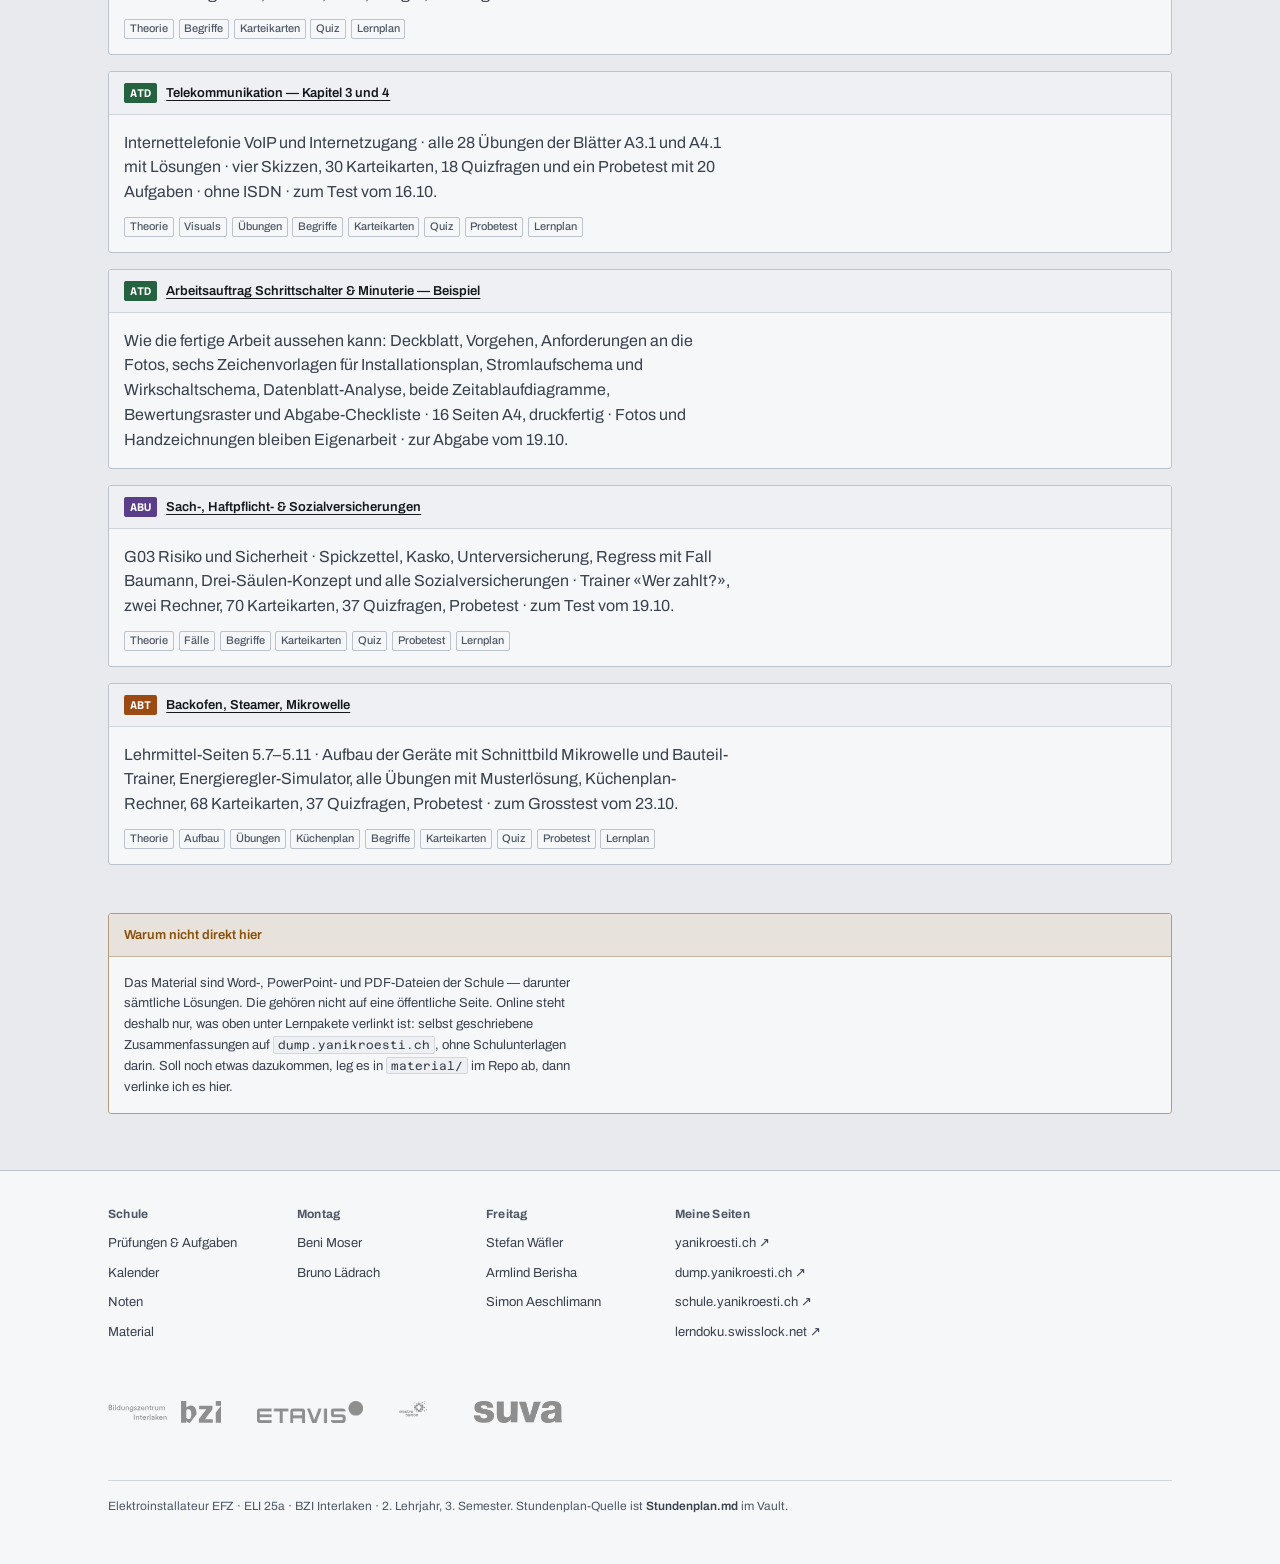
<file: material.html>
<!DOCTYPE html>
<html lang="de-CH" data-l="de">
<head>
<meta charset="UTF-8">
<meta name="viewport" content="width=device-width, initial-scale=1">
<title data-de="Material — Schule" data-en="Material — School">Material — Schule</title>
<meta name="description" content="Wo das Schulmaterial liegt — nach Fach sortiert. ELI 25a, BZI Interlaken.">
<meta name="theme-color" content="#e8eaee" media="(prefers-color-scheme: light)">
<meta name="theme-color" content="#10131a" media="(prefers-color-scheme: dark)">
<script>(function(){try{var l=localStorage.getItem('schule-lang');if(l==='en'||l==='de'){document.documentElement.setAttribute('data-l',l);document.documentElement.setAttribute('lang',l==='en'?'en':'de-CH');}var t=localStorage.getItem('schule-theme');if(t==='dark'||t==='light'){document.documentElement.setAttribute('data-theme',t);}}catch(e){}})();</script>
<link rel="preconnect" href="https://fonts.googleapis.com">
<link rel="preconnect" href="https://fonts.gstatic.com" crossorigin>
<link href="https://fonts.googleapis.com/css2?family=Archivo:wght@400;500;600;700&family=Azeret+Mono:wght@400;500;600&display=swap" rel="stylesheet">
<link rel="icon" href="icon.svg" type="image/svg+xml">
<link rel="apple-touch-icon" href="apple-touch-icon.png">
<link rel="manifest" href="site.webmanifest">
<link rel="stylesheet" href="assets/core.css">
<link rel="stylesheet" href="assets/page.css">
<style>
.topic code { font-family: var(--f-data); font-size: .76rem; background: var(--plate-2);
  border: 1px solid var(--line); padding: .12rem .4rem; border-radius: var(--r-s); color: var(--ink-2); }
.count { font-family: var(--f-data); font-size: var(--t-xs); color: var(--muted); margin-left: auto; }
.topic .thead { justify-content: flex-start; }
/* Die Reiter eines Lernpakets: dieselbe Pille wie .wk in page.css, nur
   in eine umbrechende Reihe gelegt. Reine Anordnung, keine zweite Optik. */
.tabs { list-style: none; margin: 0; padding: 0; display: flex; flex-wrap: wrap; gap: 0.3rem; }
.topic > .ph .lp-state { margin-left: auto; }
/* Die Gruppen im Lernpaket-Abschnitt tragen ihren Abstand selbst
   (.wkgroup aus page.css) — die letzte braucht ihn nicht mehr. */
#lp > .err { margin-bottom: 1.6rem; }
#lp .wkgroup:last-child { margin-bottom: 0; }
</style>
</head>
<body>
<!--
  DIRECTION CONTRACT — schule.yanikroesti.ch
  THESIS: Der Schultag ist eine Hutschiene. Jede Lektion ist eine Reihenklemme
    darauf, gleiches Rastermass, beschriftetes Markierungsschild, Farbe als
    Funktion. Verweigert das Kartenraster, das jedes Schul-Dashboard ausliefert.
  OWN-WORLD: Kuehler Gehaeusegrau-Grund, verzinkte Schienenlinie, flache
    Objekte mit 2-3px Radien und ohne Schlagschatten. Fuenf gesaettigte
    Klemmenfarben (ABT orange, HTOG blau, ATD gruen, ABU violett, Sport rot)
    auf beschrifteten Fuessen. Archivo durchgehend; Azeret Mono nur fuer Messwerte.
  STORY: Yanik oeffnet muede, sieht die naechste Klemme und ihren Countdown,
    weiss was er schuldet, und geht wieder.
  FIRST VIEWPORT: Flache Kopfleiste mit Haarlinie; Schienenkopf mit Tag, Datum
    und Kalenderwoche; darunter die naechste Lektion als eine doppelt hohe
    Klemme auf eigener Schiene — Farbfuss links, Zeit auf dem Markierungsschild,
    Countdown rechts als Messwert.
  FORM: Klemmenleiste, Kandidat 6 von 7, seed 755b7433.
  RAISED — Fahrplan: eine Zeile beherrscht die Tafel. Schweizer Raster: eine
    Familie, enge Stufen, Ruhe. Messgeraet: Countdown und Noten sind Messwerte
    mit Einheit und sichtbarer 4.0-Grenze.
  FINISH: unreviewed and undocumented is unfinished; this build ends with the
    finish review, the verdict, and DESIGN.md
-->
<main class="wrap" id="app">

  <header class="phead">
    <div class="top">
      <h1><span lang="de">Material</span><span lang="en">Material</span></h1>
      <p class="meta"><span lang="de">im Vault</span><span lang="en">in the vault</span><span>~300</span></p>
    </div>
    <p class="lead">
      <span lang="de">Die Dateien selbst liegen im Obsidian-Vault unter
        <code>Career/Apprenticeship/Fächer/</code> — knapp 300 Stück, nach Fach sortiert.
        Diese Seite sagt dir, wo du suchen musst.</span>
      <span lang="en">The files themselves live in the Obsidian vault under
        <code>Career/Apprenticeship/Fächer/</code> — nearly 300 of them, sorted by subject.
        This page tells you where to look.</span>
    </p>
  </header>

  <section class="sect">
    <div class="sect-h">
      <h2><span lang="de">Nach Fach</span><span lang="en">By subject</span></h2>
      <span class="count">5</span><span class="spacer"></span>
    </div>
    <div class="topics" id="mat"></div>
  </section>

  <section class="sect" aria-labelledby="lp-h">
    <div class="sect-h">
      <h2 id="lp-h"><span lang="de">Lernpakete</span><span lang="en">Study packs</span></h2>
      <span class="count" id="lp-n"></span><span class="spacer"></span>
    </div>
    <div id="lp"></div>
  </section>

  <section class="sect">
    <div class="panel openbox">
      <div class="ph"><span lang="de">Warum nicht direkt hier</span><span lang="en">Why not served here</span></div>
      <div class="pb"><p>
        <span lang="de">Das Material sind Word-, PowerPoint- und PDF-Dateien der Schule — darunter
          sämtliche Lösungen. Die gehören nicht auf eine öffentliche Seite. Online steht deshalb nur,
          was oben unter Lernpakete verlinkt ist: selbst geschriebene Zusammenfassungen auf
          <code>dump.yanikroesti.ch</code>, ohne Schulunterlagen darin. Soll noch etwas dazukommen,
          leg es in <code>material/</code> im Repo ab, dann verlinke ich es hier.</span>
        <span lang="en">The material consists of the school's Word, PowerPoint and PDF files, including
          all the solutions. Those do not belong on a public page. So the only things online are the ones
          linked under Study packs above: self-written summaries on <code>dump.yanikroesti.ch</code>,
          with no school documents inside them. If something else should join them, drop it into
          <code>material/</code> in the repo and I will link it here.</span>
      </p></div>
    </div>
  </section>

</main>

<div id="foot-host"></div>

<script src="assets/i18n.js"></script>
<script src="assets/app.js"></script>
<script src="assets/rail.js"></script>
<script src="assets/shell.js"></script>
<script src="assets/lernpakete.js"></script>
<script>
(function () {
  'use strict';
  var S = window.Schule;
  function lang() { return document.documentElement.getAttribute('data-l') || 'de'; }
  function tx(o) { return o ? (o[lang()] || o.de || o.en || '') : ''; }
  function esc(s) {
    return String(s == null ? '' : s).replace(/[&<>"]/g, function (c) {
      return { '&': '&amp;', '<': '&lt;', '>': '&gt;', '"': '&quot;' }[c];
    });
  }

  var M = [
    { s: 'abt', path: 'Fächer/ABT/', n: 3,
      t: { de: 'ABT — Stefan Wäfler', en: 'ABT — Stefan Wäfler' },
      items: ['NIN 2025/', 'Apparatekunde/', 'Werkstoffkunde/', 'Gesetzespyramide.md'] },
    { s: 'htog', path: 'Fächer/HTOG/', n: 2,
      t: { de: 'HTOG — Moser und Berisha', en: 'HTOG — Moser and Berisha' },
      items: ['Elektrotechnik und Zeichnen/', 'Arbeitssicherheit und Chemie/'] },
    { s: 'atd', path: 'Fächer/ATD/', n: 4,
      t: { de: 'ATD — Moser und Aeschlimann', en: 'ATD — Moser and Aeschlimann' },
      items: ['Elektrotechnik und Physik/', 'Technische Dokumentation/', 'Telekommunikation/'] },
    { s: 'abu', path: 'Fächer/ABU/', n: 277,
      t: { de: 'ABU — Bruno Lädrach', en: 'General education — Bruno Lädrach' },
      items: ['G01 … G11 — die elf Themenbereiche', 'SK_ — vier Kompetenzbereiche',
              'ABU-Unterrichtsplanungen/ — Lektion für Lektion, datiert'] },
    { s: 'sport', path: 'Fächer/Sport/', n: 14,
      t: { de: 'Sport — Bruno Lädrach', en: 'Sport — Bruno Lädrach' },
      items: ['Unihockey/', 'Disk-Golf/', 'Jonglieren/', 'Schneesporttag/'] }
  ];

  /* ---------- Lernpakete ----------
     Die Pakete liegen auf dump.yanikroesti.ch; data/lernpakete.json haelt
     nur die Verweise, und assets/lernpakete.js kennt die Regel, nach der
     ein Paket nach seinem Pruefungsdatum von selbst ins Archiv rutscht.
     Beides wird hier wiederverwendet — anders ist nur die Darstellung:
     auf dieser Seite ist ein Lernpaket ein Themenblock wie ein Fachordner
     eine Zeile weiter oben, keine Klemme auf der Schiene.               */

  // Spiegelt die Beschriftung aus assets/lernpakete.js. Das Modul haelt
  // sie privat; sie hier noch einmal zu schreiben ist billiger, als das
  // Modul fuer diese eine Seite umzubauen.
  var LABEL = {
    aktiv:   { de: 'aktiv',   en: 'active' },
    archiv:  { de: 'Archiv',  en: 'archive' },
    geplant: { de: 'geplant', en: 'planned' }
  };

  /* Kein Lernpaket, sondern ein Blatt zum Ausdrucken — deshalb steht es
     hier als Literal und nicht in data/lernpakete.json: jene Datei
     beschreibt Pakete mit Reitern und Pruefungsdatum, und sie wird
     gerade von einem anderen Lauf geschrieben. Die Zeile wandert dorthin,
     sobald es ein richtiges Paket zum Hebelgesetz gibt. */
  var DRUCK = [
    { s: 'atd',
      href: 'https://dump.yanikroesti.ch/artifacts/hebelgesetz_a4.html',
      t: { de: 'Arbeitsauftrag Hebelgesetz — A4-Entwurf',
           en: 'Lever-law assignment — A4 draft' },
      d: { de: 'zum Ausdrucken · Abgabe 07.09. · benotet, 4 Punkte am Test vom 14.09.',
           en: 'to print · due 7 Sep · graded, 4 points on the 14 Sep test' } }
  ];

  var LPD = null;   // { base, pakete } aus lernpakete.json, oder false

  // Ohne Fachdaten gibt es keine Kuerzel-Tabelle. Dann steht eben das
  // Kuerzel selbst da — die Farbe kommt ohnehin aus der Klasse s-<fach>.
  function code(D, s) {
    return (D && D.subjects && D.subjects[s]) ? D.subjects[s].code : s.toUpperCase();
  }

  function block(o) {
    return '<article class="panel topic">' +
      '<div class="ph">' +
        '<span class="mark s-' + esc(o.s) + '">' + esc(o.code) + '</span>' +
        '<span class="t">' + (o.href
          ? '<a href="' + esc(o.href) + '" target="_blank" rel="noopener">' + esc(o.title) + '</a>'
          : esc(o.title)) + '</span>' +
        (o.state
          ? '<span class="lp-state ' + esc(o.state) + '">' + esc(tx(LABEL[o.state])) + '</span>'
          : '') +
      '</div>' +
      '<div class="pb">' +
        '<p>' + esc(o.detail) + '</p>' +
        ((o.tabs && o.tabs.length)
          ? '<ul class="tabs">' + o.tabs.map(function (t) {
              return '<li class="wk">' + esc(t) + '</li>';
            }).join('') + '</ul>'
          : '') +
      '</div>' +
    '</article>';
  }

  // Eine Gruppe mit optionaler Zwischenzeile — dieselbe Kopfzeile, mit der
  // plan.html seine Kalenderwochen trennt.
  function grp(de, en, blocks) {
    return '<div class="wkgroup">' +
      (de ? '<div class="wkhead"><h3><span lang="de">' + de + '</span>' +
            '<span lang="en">' + en + '</span></h3><span class="rule"></span></div>' : '') +
      '<div class="topics">' + blocks.join('') + '</div></div>';
  }

  function renderLP(D) {
    var out = [], akt = [], arc = [], total = DRUCK.length;

    if (!LPD || !LPD.pakete) {
      // Die Verweise fehlen. Die Zeile zum Ausdrucken steht im Skript
      // dieser Seite und erscheint trotzdem — der Abschnitt bleibt nutzbar.
      out.push('<div class="err"><b><span lang="de">Lernpakete nicht geladen</span>' +
        '<span lang="en">Study packs did not load</span></b>' +
        '<span lang="de">Die Liste steht in <code>data/lernpakete.json</code>. Neu laden hilft ' +
          'meistens; die Pakete selbst liegen unverändert auf dump.yanikroesti.ch.</span>' +
        '<span lang="en">The list lives in <code>data/lernpakete.json</code>. A reload usually ' +
          'fixes it; the packs themselves are unchanged on dump.yanikroesti.ch.</span></div>');
    } else {
      LPD.pakete.forEach(function (p) {
        var st = (window.Lernpakete && window.Lernpakete.effectiveStatus)
          ? window.Lernpakete.effectiveStatus(p) : p.status;
        var o = {
          s: p.subject,
          code: code(D, p.subject),
          href: p.file ? LPD.base + p.file : '',
          title: tx(p.title),
          detail: tx(p.detail),
          tabs: p.tabs,
          // Unter der Zwischenzeile "Archiv" waere die Marke "Archiv"
          // dasselbe Wort zweimal. Dort traegt die Gruppe den Zustand.
          state: st === 'archiv' ? '' : st
        };
        (st === 'archiv' ? arc : akt).push(o);
      });
      total += akt.length + arc.length;
      if (akt.length) out.push(grp(null, null, akt.map(block)));
    }

    out.push(grp('Zum Ausdrucken', 'To print', DRUCK.map(function (x) {
      return block({ s: x.s, code: code(D, x.s), href: x.href,
                     title: tx(x.t), detail: tx(x.d) });
    })));

    if (arc.length) out.push(grp('Archiv', 'Archive', arc.map(block)));

    document.getElementById('lp').innerHTML = out.join('');
    document.getElementById('lp-n').textContent = total;
  }

  function render() {
    var D = S.data();
    // Ohne Fachdaten steht im Kasten oben bereits der Fehler; ihn hier
    // zu ueberschreiben waere schlimmer als die fehlende Liste.
    if (D) {
      document.getElementById('mat').innerHTML = M.map(function (m, i) {
        return '<article class="panel topic">' +
          '<div class="ph">' +
            '<span class="mark s-' + m.s + '">' + D.subjects[m.s].code + '</span>' +
            '<span class="t">' + tx(m.t) + '</span>' +
            '<span class="count" style="margin-left:auto">' + m.n +
              (lang() === 'en' ? ' files' : ' Dateien') + '</span>' +
          '</div>' +
          '<div class="pb">' +
            '<p><code>' + m.path + '</code></p>' +
            '<ul class="bul">' + m.items.map(function (x) { return '<li>' + x + '</li>'; }).join('') + '</ul>' +
          '</div>' +
        '</article>';
      }).join('');
    }
    renderLP(D);
  }

  /* Fachdaten und Lernpakete haengen nicht aneinander. Beide Fehlschlaege
     werden deshalb einzeln abgefangen, damit der eine Abschnitt stehen
     bleibt, wenn der andere ausfaellt. */
  var subj = S.load().catch(function (e) { console.error(e); return false; });
  var lp = (window.Lernpakete && window.Lernpakete.load)
    ? window.Lernpakete.load(S.base()).catch(function (e) {
        console.error(e); return false;
      })
    : Promise.resolve(false);

  Promise.all([subj, lp]).then(function (p) {
    LPD = p[1] || null;
    var ok = p[0] !== false;
    // Der Inhalt dieser Seite steht im Markup; die Daten liefern nur die
    // fuenf Fachkuerzel. Ein Fehlschlag darf sie nicht leer lassen.
    try { Shell.mount('material', ok ? S.data().teachers : []); } catch (x) { console.error(x); }
    if (!ok) {
      document.getElementById('mat').innerHTML =
        '<div class="err"><b><span lang="de">Fachdaten nicht geladen</span>' +
        '<span lang="en">Subject data did not load</span></b>' +
        '<span lang="de">Die Ordnerübersicht unten stimmt trotzdem.</span>' +
        '<span lang="en">The folder overview below is still accurate.</span></div>';
    }
    render();
    document.addEventListener('langchange', render);
  }).catch(function (e) {
    console.error(e);
  });
})();
</script>
</body>
</html>
</file>
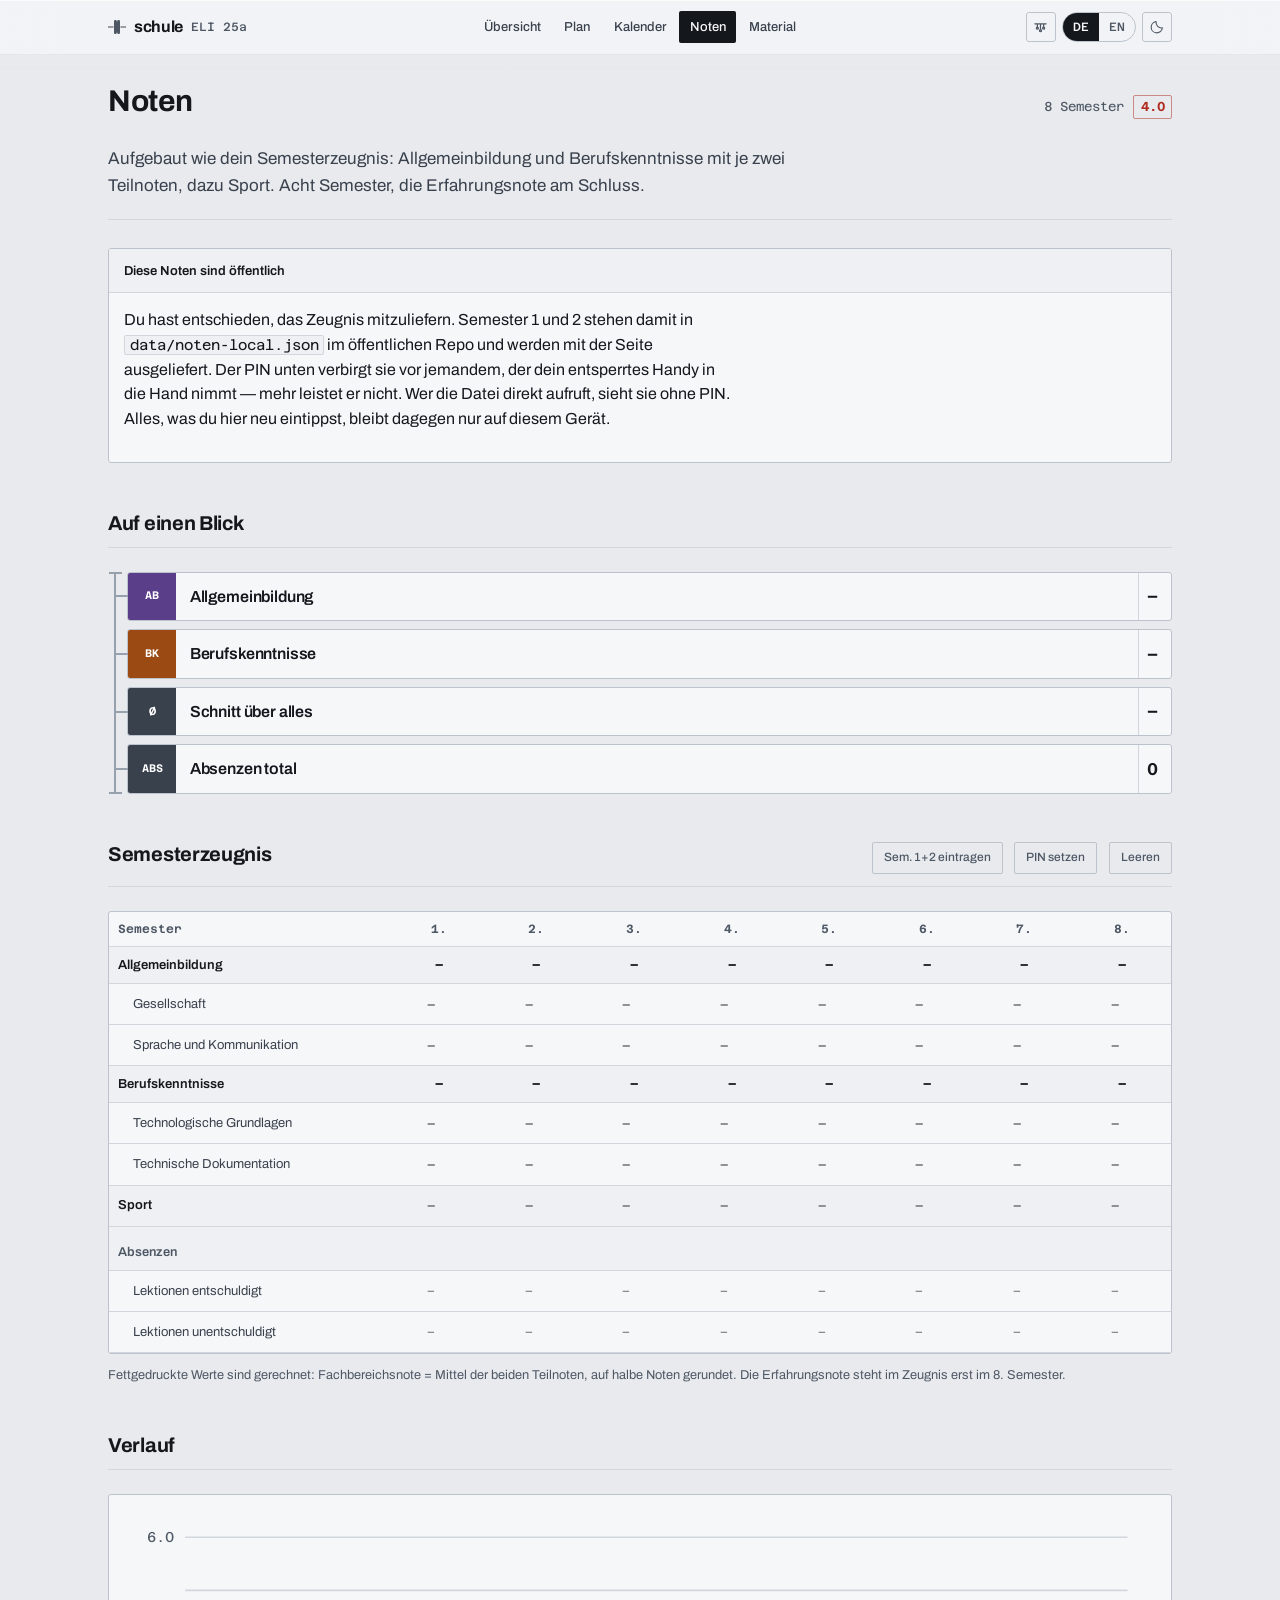
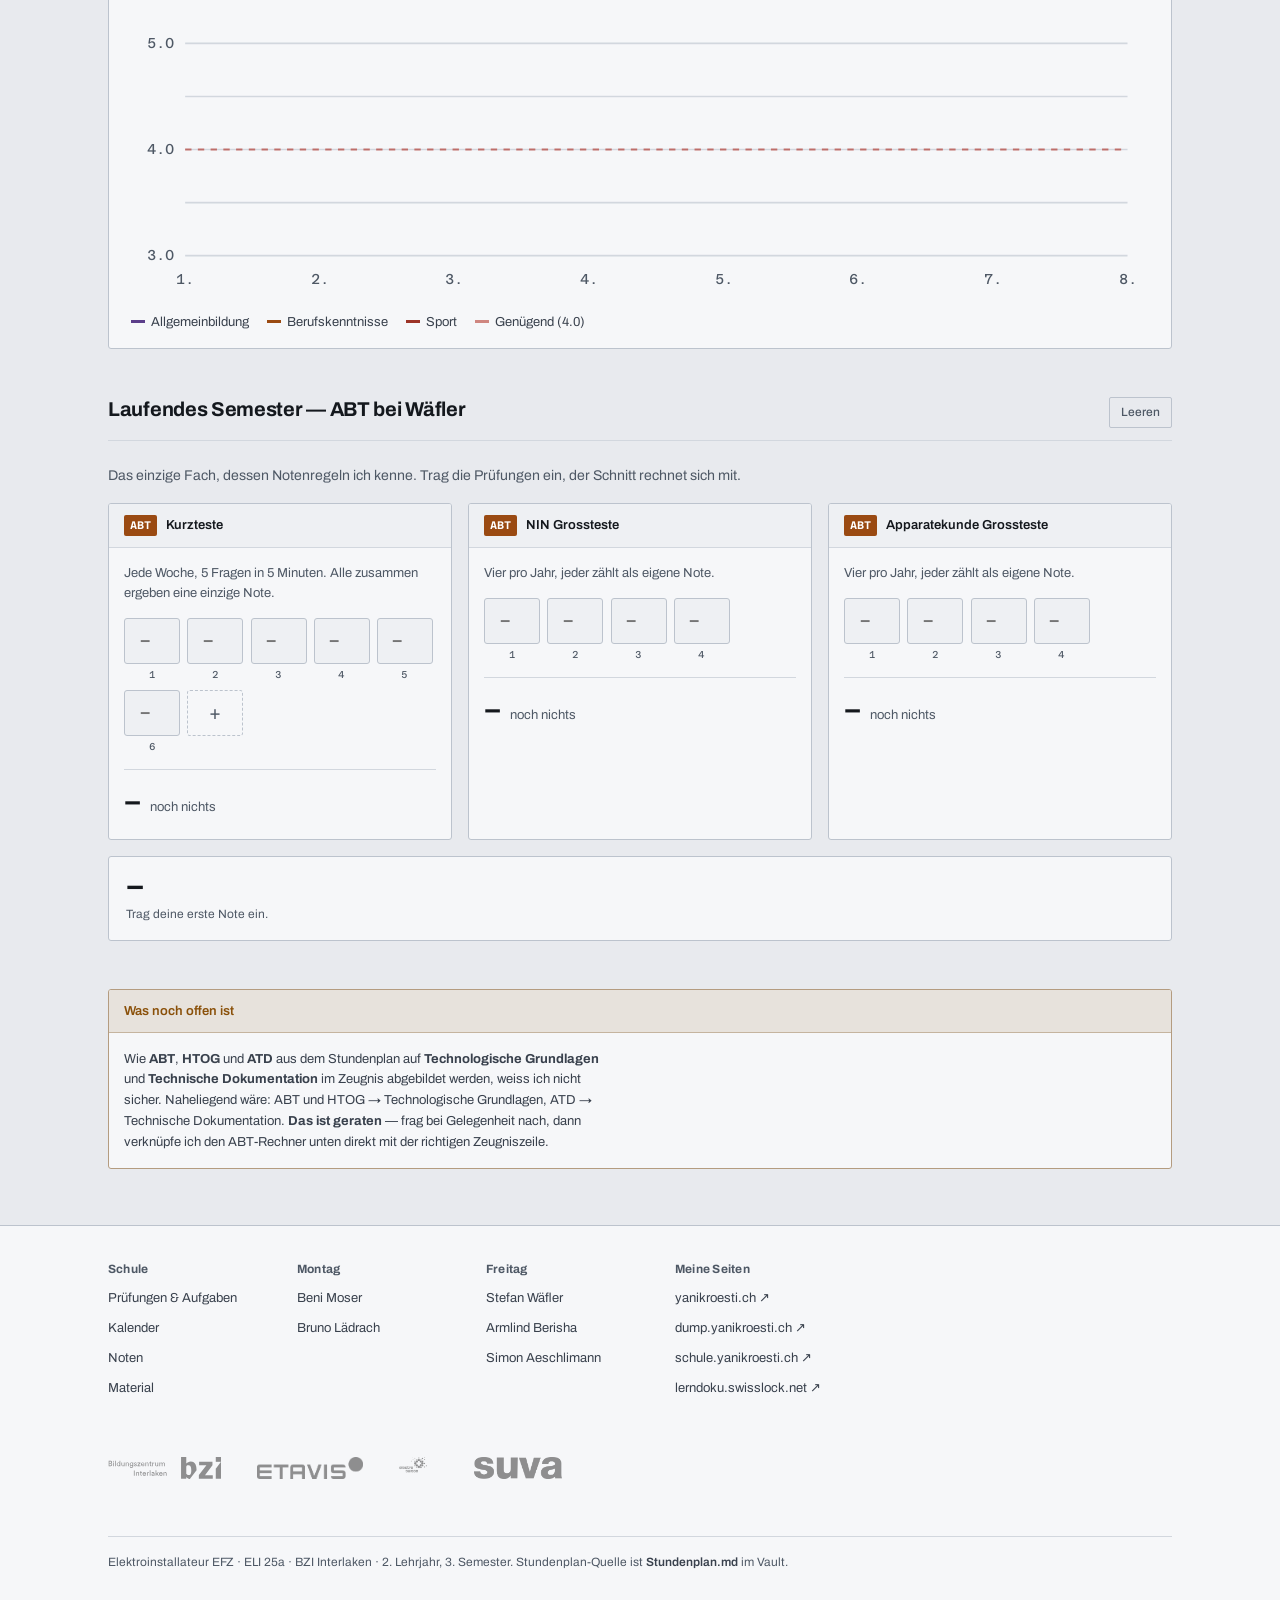
<file: noten.html>
<!DOCTYPE html>
<html lang="de-CH" data-l="de">
<head>
<meta charset="UTF-8">
<meta name="viewport" content="width=device-width, initial-scale=1">
<title data-de="Noten — Schule" data-en="Grades — School">Noten — Schule</title>
<meta name="description" content="Notenverlauf über acht Semester, Zeugnisstruktur und laufender ABT-Rechner.">
<meta name="theme-color" content="#e8eaee" media="(prefers-color-scheme: light)">
<meta name="theme-color" content="#10131a" media="(prefers-color-scheme: dark)">
<meta name="robots" content="noindex">
<script>(function(){try{var l=localStorage.getItem('schule-lang');if(l==='en'||l==='de'){document.documentElement.setAttribute('data-l',l);document.documentElement.setAttribute('lang',l==='en'?'en':'de-CH');}var t=localStorage.getItem('schule-theme');if(t==='dark'||t==='light'){document.documentElement.setAttribute('data-theme',t);}}catch(e){}})();</script>
<link rel="preconnect" href="https://fonts.googleapis.com">
<link rel="preconnect" href="https://fonts.gstatic.com" crossorigin>
<link href="https://fonts.googleapis.com/css2?family=Archivo:wght@400;500;600;700&family=Azeret+Mono:wght@400;500;600&display=swap" rel="stylesheet">
<link rel="icon" href="icon.svg" type="image/svg+xml">
<link rel="apple-touch-icon" href="apple-touch-icon.png">
<link rel="manifest" href="site.webmanifest">
<link rel="stylesheet" href="assets/core.css">
<link rel="stylesheet" href="assets/page.css">
<style>
/* ---------- Zeugnistabelle ----------
   Noten sind Messwerte: Tabellenziffern, feste Spalten, und die
   4.0-Grenze ist ueberall sichtbar statt nur gedacht.            */
.zeug { overflow-x: auto; }
.ztab { font-size: var(--t-s); min-width: 640px; }
.ztab th, .ztab td { padding: 0.5rem 0.55rem; border-bottom: 1px solid var(--line); text-align: center; }
.ztab thead th { font-family: var(--f-data); font-size: var(--t-xs); color: var(--muted); font-weight: 600; }
.ztab tbody th { text-align: left; font-weight: 600; white-space: nowrap; }
.ztab tbody th.sub { padding-left: 1.5rem; font-weight: 400; color: var(--ink-2); }
.ztab tr.group { background: var(--plate-2); }
.ztab tr.now { background: color-mix(in srgb, var(--s-abt) 12%, transparent); }
.ztab td.derived { font-weight: 700; font-family: var(--f-data); font-variant-numeric: tabular-nums; }
.ztab input {
  width: 3.2rem; text-align: center;
  font-family: var(--f-data); font-size: var(--t-s); font-weight: 600;
  font-variant-numeric: tabular-nums;
  border: 1px solid transparent; border-radius: var(--r-s);
  background: transparent; color: var(--ink); padding: 0.22rem 0.1rem;
  min-height: 24px;   /* WCAG 2.2 AA: 24x24, auch mit Maus */
}
.ztab input:hover { border-color: var(--line-2); }
.ztab input:focus { outline: none; border-color: var(--s-abt); background: var(--plate); }
.ztab input:not(:placeholder-shown) { background: var(--plate-2); }
.ztab .abs input { width: 2.6rem; font-size: var(--t-xs); font-weight: 400; }
/* Alle drei sind Schrift auf heller Flaeche, also die -ink-Variante.
   --warn trug hier 4.43:1 und faellt nur bei Noten zwischen 3.5 und 4.0
   an — ohne eingetragene Noten rendert der Fall nie, deshalb blieb er
   in der Messung unsichtbar. --alert traegt als Schrift schon 6.13:1. */
.g-good { color: var(--live-ink); } .g-warn { color: var(--warn-ink); } .g-bad { color: var(--alert); }

/* Die Bestehensgrenze als Marke im Seitenkopf */
.kwb-pass {
  border: 1px solid color-mix(in srgb, var(--alert) 50%, transparent);
  color: var(--alert); border-radius: var(--r-s); padding: 0.05rem 0.4rem; font-weight: 600;
}

/* Der Hinweis, dass die Noten das Geraet nicht verlassen, ist eine
   gute Nachricht — deshalb gruen statt der Warnfarbe. */
.okbox { border-color: color-mix(in srgb, var(--live) 40%, var(--line-2)); }
.okbox > .ph {
  background: color-mix(in srgb, var(--live) 10%, var(--plate-2));
  border-bottom-color: color-mix(in srgb, var(--live) 30%, var(--line));
  color: var(--live-ink);
}

/* ---------- Verlauf ---------- */
.chartcard { padding: 1.25rem 1.35rem 1rem; }
.chart svg { width: 100%; height: auto; display: block; }
.chart .grid { stroke: var(--line); stroke-width: 1; }
.chart .axis-t { font-family: var(--f-data); font-size: 9px; fill: var(--muted); }
.chart .ln { fill: none; stroke-width: 2.4; stroke-linecap: round; stroke-linejoin: round; }
.chart .pt { stroke: var(--plate); stroke-width: 2; }
.chart .pass { stroke: var(--alert); stroke-width: 1.2; stroke-dasharray: 4 4; opacity: 0.6; }
.legend { display: flex; flex-wrap: wrap; gap: 0.35rem 1.1rem; margin-top: 0.9rem; font-size: var(--t-s); }
.legend span { display: flex; align-items: center; gap: 0.4rem; color: var(--ink-2); }
.legend i { width: 14px; height: 3px; display: block; }

/* ---------- Kennzahlen ---------- */
.kpi { padding: 0.95rem 1.05rem 1rem; }

/* Auf dem Telefon sind das ~64 Felder in einer seitlich scrollenden
   Tabelle. Unter 32px trifft man sie einhaendig nicht. */
@media (pointer: coarse) {
  .ztab input { min-height: 34px; font-size: var(--t-b); }
  .ztab .abs input { min-height: 34px; font-size: var(--t-s); }
  .slot input, .addbtn { height: 52px; }
}

/* Ausserhalb 1–6 wird der Wert nicht gezaehlt — dann darf das Feld
   auch nicht so aussehen, als waere er angekommen. */
.slot input:out-of-range,
.ztab input:out-of-range {
  border-color: var(--alert);
  background: color-mix(in srgb, var(--alert) 12%, var(--plate));
  color: var(--alert);
}
.kpi .v {
  font-family: var(--f-data); font-variant-numeric: tabular-nums;
  font-size: 1.75rem; font-weight: 600; letter-spacing: -0.03em; line-height: 1;
}
.kpi .l { font-size: var(--t-xs); color: var(--muted); margin-top: 0.35rem; }

/* ---------- ABT-Rechner ---------- */
.gblock > .pb { padding: 0.95rem; }
.gblock .rule-txt { font-size: var(--t-s); color: var(--muted); margin: 0 0 0.9rem; }
.slots { display: flex; flex-wrap: wrap; gap: 0.45rem; margin-bottom: 0.9rem; }
.slot input {
  width: 56px; height: 46px; text-align: center;
  font-family: var(--f-data); font-variant-numeric: tabular-nums;
  font-size: 1rem; font-weight: 600;
  border: 1px solid var(--line-2); border-radius: var(--r);
  background: var(--plate-2); color: var(--ink);
}
.slot input:focus { outline: none; border-color: var(--s-abt); background: var(--plate); }
.slot input:not(:placeholder-shown) {
  border-color: var(--s-abt); background: color-mix(in srgb, var(--s-abt) 12%, var(--plate));
}
.slot .lbl {
  display: block; text-align: center; font-family: var(--f-data);
  font-size: 0.625rem; color: var(--muted); margin-top: 0.2rem;
}
.addbtn {
  width: 56px; height: 46px; border: 1px dashed var(--line-2); border-radius: var(--r);
  background: transparent; cursor: pointer; color: var(--muted); font-size: 1.2rem;
}
.addbtn:hover { border-color: var(--ink); color: var(--ink); }
.gres { display: flex; align-items: baseline; gap: 0.6rem; padding-top: 0.8rem; border-top: 1px solid var(--line); }
.gres .num {
  font-family: var(--f-data); font-variant-numeric: tabular-nums;
  font-size: 1.65rem; font-weight: 600; letter-spacing: -0.03em;
}
.gres .of { font-size: var(--t-s); color: var(--muted); }
.grid2 { display: grid; grid-template-columns: repeat(auto-fit, minmax(290px, 1fr)); gap: 1rem; }
</style>
</head>
<body>
<!--
  DIRECTION CONTRACT — schule.yanikroesti.ch
  THESIS: Der Schultag ist eine Hutschiene. Jede Lektion ist eine Reihenklemme
    darauf, gleiches Rastermass, beschriftetes Markierungsschild, Farbe als
    Funktion. Verweigert das Kartenraster, das jedes Schul-Dashboard ausliefert.
  OWN-WORLD: Kuehler Gehaeusegrau-Grund, verzinkte Schienenlinie, flache
    Objekte mit 2-3px Radien und ohne Schlagschatten. Fuenf gesaettigte
    Klemmenfarben (ABT orange, HTOG blau, ATD gruen, ABU violett, Sport rot)
    auf beschrifteten Fuessen. Archivo durchgehend; Azeret Mono nur fuer Messwerte.
  STORY: Yanik oeffnet muede, sieht die naechste Klemme und ihren Countdown,
    weiss was er schuldet, und geht wieder.
  FIRST VIEWPORT: Flache Kopfleiste mit Haarlinie; Schienenkopf mit Tag, Datum
    und Kalenderwoche; darunter die naechste Lektion als eine doppelt hohe
    Klemme auf eigener Schiene — Farbfuss links, Zeit auf dem Markierungsschild,
    Countdown rechts als Messwert.
  FORM: Klemmenleiste, Kandidat 6 von 7, seed 755b7433.
  RAISED — Fahrplan: eine Zeile beherrscht die Tafel. Schweizer Raster: eine
    Familie, enge Stufen, Ruhe. Messgeraet: Countdown und Noten sind Messwerte
    mit Einheit und sichtbarer 4.0-Grenze.
  FINISH: unreviewed and undocumented is unfinished; this build ends with the
    finish review, the verdict, and DESIGN.md
-->
<main class="wrap" id="app">

  <header class="phead">
    <div class="top">
      <h1><span lang="de">Noten</span><span lang="en">Grades</span></h1>
      <p class="meta">
        <span lang="de">8 Semester</span><span lang="en">8 semesters</span>
        <span class="kwb-pass">4.0</span>
      </p>
    </div>
    <p class="lead">
      <span lang="de">Aufgebaut wie dein Semesterzeugnis: Allgemeinbildung und Berufskenntnisse mit
        je zwei Teilnoten, dazu Sport. Acht Semester, die Erfahrungsnote am Schluss.</span>
      <span lang="en">Laid out like your report card: general education and professional knowledge
        with two sub-grades each, plus sport. Eight semesters, the final grade at the end.</span>
    </p>
  </header>

  <div class="panel">
    <div class="ph"><span lang="de">Diese Noten sind öffentlich</span><span lang="en">These grades are public</span></div>
    <div class="pb"><p>
      <span lang="de">Du hast entschieden, das Zeugnis mitzuliefern. Semester 1 und 2 stehen
        damit in <code>data/noten-local.json</code> im öffentlichen Repo und werden mit der
        Seite ausgeliefert. Der PIN unten verbirgt sie vor jemandem, der dein entsperrtes
        Handy in die Hand nimmt — mehr leistet er nicht. Wer die Datei direkt aufruft,
        sieht sie ohne PIN. Alles, was du hier neu eintippst, bleibt dagegen nur auf
        diesem Gerät.</span>
      <span lang="en">You chose to ship the report card. Semesters 1 and 2 therefore live in
        <code>data/noten-local.json</code> in the public repo. The PIN below hides them from
        someone holding your unlocked phone — nothing more. Anything you type in from here
        stays on this device only.</span>
    </p></div>
  </div>

  <section class="sect">
    <div class="sect-h">
      <h2><span lang="de">Auf einen Blick</span><span lang="en">At a glance</span></h2>
      <span class="spacer"></span>
    </div>
    <div class="rail tight" id="kpis"></div>
  </section>

  <section class="sect">
    <div class="sect-h">
      <h2><span lang="de">Semesterzeugnis</span><span lang="en">Semester report</span></h2>
      <span class="spacer"></span>
      <button class="tinybtn" id="prefill" hidden>
        <span lang="de">Sem. 1+2 eintragen</span><span lang="en">Fill sem. 1+2</span>
      </button>
      <button class="tinybtn" id="pinBtn"></button>
      <button class="tinybtn" id="reset">
        <span lang="de">Leeren</span><span lang="en">Clear</span>
      </button>
    </div>
    <div class="panel zeug"><table class="ztab" id="ztab"></table></div>
    <p class="src" style="margin-top:.7rem;font-size:.8rem;color:var(--muted)">
      <span lang="de">Fettgedruckte Werte sind gerechnet: Fachbereichsnote = Mittel der beiden Teilnoten,
        auf halbe Noten gerundet. Die Erfahrungsnote steht im Zeugnis erst im 8. Semester.</span>
      <span lang="en">Bold values are calculated: subject grade = mean of the two sub-grades, rounded to halves.</span>
    </p>
  </section>

  <section class="sect">
    <div class="sect-h">
      <h2><span lang="de">Verlauf</span><span lang="en">Trend</span></h2>
      <span class="spacer"></span>
    </div>
    <div class="panel chartcard">
      <div class="chart" id="chart"></div>
      <div class="legend">
        <span><i style="background:var(--s-abu)"></i><span lang="de">Allgemeinbildung</span><span lang="en">General education</span></span>
        <span><i style="background:var(--s-abt)"></i><span lang="de">Berufskenntnisse</span><span lang="en">Professional knowledge</span></span>
        <span><i style="background:var(--s-sport)"></i>Sport</span>
        <span><i style="background:var(--alert);opacity:.55"></i><span lang="de">Genügend (4.0)</span><span lang="en">Pass (4.0)</span></span>
      </div>
    </div>
  </section>

  <section class="sect">
    <div class="sect-h">
      <h2><span lang="de">Laufendes Semester — ABT bei Wäfler</span><span lang="en">Current semester — ABT</span></h2>
      <span class="spacer"></span>
      <button class="tinybtn" id="resetAbt">
        <span lang="de">Leeren</span><span lang="en">Clear</span>
      </button>
    </div>
    <p style="font-size:.88rem;color:var(--muted);margin-bottom:1rem">
      <span lang="de">Das einzige Fach, dessen Notenregeln ich kenne. Trag die Prüfungen ein,
        der Schnitt rechnet sich mit.</span>
      <span lang="en">The only subject whose grading rules are known. Enter the tests and the average follows.</span>
    </p>
    <div class="grid2" id="blocks"></div>
    <div class="panel kpi" id="abtTotal" style="margin-top:1rem"></div>
  </section>

  <section class="sect">
    <div class="panel openbox">
      <div class="ph"><span lang="de">Was noch offen ist</span><span lang="en">Still open</span></div>
      <div class="pb"><p>
        <span lang="de">Wie <b>ABT</b>, <b>HTOG</b> und <b>ATD</b> aus dem Stundenplan auf
          <b>Technologische Grundlagen</b> und <b>Technische Dokumentation</b> im Zeugnis abgebildet
          werden, weiss ich nicht sicher. Naheliegend wäre: ABT und HTOG → Technologische Grundlagen,
          ATD → Technische Dokumentation. <strong>Das ist geraten</strong> — frag bei Gelegenheit nach,
          dann verknüpfe ich den ABT-Rechner unten direkt mit der richtigen Zeugniszeile.</span>
        <span lang="en">How ABT, HTOG and ATD map onto the two report-card sub-grades is not confirmed.
          Ask when you get the chance and the calculator below can feed the right row.</span>
      </p></div>
    </div>
  </section>

</main>

<div id="foot-host"></div>

<script src="assets/i18n.js"></script>
<script src="assets/app.js"></script>
<script src="assets/rail.js"></script>
<script src="assets/shell.js"></script>
<script src="assets/pin.js"></script>
<script>
(function () {
  'use strict';
  var S = window.Schule;
  var KEY = 'schule-noten';
  var SEM = [1, 2, 3, 4, 5, 6, 7, 8];
  var AKTUELL = 3;                     // 2. Lehrjahr, 3. Semester

  var ROWS = [
    { k: 'ab',  group: true,  de: 'Allgemeinbildung', en: 'General education', c: 'var(--s-abu)', of: ['ges', 'sk'] },
    { k: 'ges', sub: true,    de: 'Gesellschaft', en: 'Society' },
    { k: 'sk',  sub: true,    de: 'Sprache und Kommunikation', en: 'Language and communication' },
    { k: 'bk',  group: true,  de: 'Berufskenntnisse', en: 'Professional knowledge', c: 'var(--s-abt)', of: ['tg', 'td'] },
    { k: 'tg',  sub: true,    de: 'Technologische Grundlagen', en: 'Technological fundamentals' },
    { k: 'td',  sub: true,    de: 'Technische Dokumentation', en: 'Technical documentation' },
    { k: 'sport', group: true, de: 'Sport', en: 'Sport', c: 'var(--s-sport)' }
  ];

  var state = load();
  function load() { try { return JSON.parse(localStorage.getItem(KEY)) || {}; } catch (e) { return {}; } }
  function save() { try { localStorage.setItem(KEY, JSON.stringify(state)); } catch (e) {} }

  /* ---------- Einmal-Import über die Adresszeile ----------
     Die Noten dürfen nicht ins Repo: das ist öffentlich, und der PIN
     ist clientseitig — eine mitgelieferte JSON-Datei könnte jeder
     direkt abrufen, PIN hin oder her. Deshalb kommen sie über einen
     einmaligen Link herein: #noten=<base64>. Der Wert landet im
     localStorage dieses Geräts, die Adresszeile wird sofort wieder
     sauber gemacht, und übertragen wird nichts.                    */
  function importFromHash() {
    var m = /[#&]noten=([A-Za-z0-9\-_=]+)/.exec(location.hash || '');
    if (!m) return false;
    try {
      var raw = m[1].replace(/-/g, '+').replace(/_/g, '/');
      var d = JSON.parse(decodeURIComponent(escape(atob(raw))));
      if (!d || !d.zeugnis) return false;
      state.zeugnis = Object.assign({}, state.zeugnis, d.zeugnis);
      save();
      history.replaceState(null, '', location.pathname + location.search);
      return true;
    } catch (e) {
      console.error('Noten-Import fehlgeschlagen:', e);
      return false;
    }
  }

  function showImported() {
    var n = document.createElement('div');
    n.className = 'panel openbox okbox';
    n.style.marginBottom = '1.25rem';
    n.innerHTML =
      '<div class="ph"><span lang="de">Noten übernommen</span>' +
        '<span lang="en">Grades imported</span></div>' +
      '<div class="pb"><p>' +
        '<span lang="de">Die Noten liegen jetzt im Speicher dieses Geräts. ' +
          'Die Adresszeile wurde wieder sauber gemacht — der Link taucht im Verlauf nicht auf. ' +
          'Auf einem anderen Gerät musst du ihn einmal erneut öffnen.</span>' +
        '<span lang="en">Your grades now live in this device’s storage. The address bar has been ' +
          'cleared. On another device, open the link once more.</span>' +
      '</p></div>';
    var app = document.getElementById('app');
    var head = app.querySelector('.phead');
    if (head && head.nextSibling) app.insertBefore(n, head.nextSibling);
    else app.appendChild(n);
  }
  function lang() { return document.documentElement.getAttribute('data-l') || 'de'; }
  function tx(o) { return o[lang()] || o.de; }
  function z(s) { state.zeugnis = state.zeugnis || {}; return (state.zeugnis[s] = state.zeugnis[s] || {}); }

  var n2 = function (v) { return v == null ? null : Math.round(v * 100) / 100; };
  var half = function (v) { return v == null ? null : Math.round(v * 2) / 2; };
  function cls(g) { return g == null ? '' : g >= 4.75 ? 'g-good' : g >= 4 ? '' : g >= 3.5 ? 'g-warn' : 'g-bad'; }
  function fmt(v) { return v == null ? '–' : v.toFixed(1); }

  // Fachbereichsnote = Mittel der Teilnoten, auf halbe gerundet
  function derived(sem, row) {
    if (!row.of) return null;
    var vals = row.of.map(function (k) { return z(sem)[k]; }).filter(function (v) { return typeof v === 'number'; });
    if (!vals.length) return null;
    return half(vals.reduce(function (a, b) { return a + b; }, 0) / vals.length);
  }

  /* ---------------- Zeugnistabelle ---------------- */
  function renderTab() {
    var head = '<thead><tr><th style="text-align:left"><span lang="de">Semester</span><span lang="en">Semester</span></th>' +
      SEM.map(function (s) { return '<th>' + s + '.</th>'; }).join('') + '</tr></thead>';

    var body = ROWS.map(function (r) {
      var cells = SEM.map(function (s) {
        var cur = s === AKTUELL ? '' : '';
        if (r.of) {
          var d = derived(s, r);
          return '<td class="derived ' + cls(d) + '">' + fmt(d) + '</td>';
        }
        var v = z(s)[r.k];
        // Sport im 1. Semester war "besucht"
        if (r.k === 'sport' && z(s).sportBesucht && v == null) {
          return '<td><span style="font-size:.78rem;color:var(--muted)">' +
                 (lang() === 'en' ? 'attended' : 'besucht') + '</span></td>';
        }
        return '<td><input type="number" min="1" max="6" step="0.5" inputmode="decimal" ' +
          'placeholder="–" data-sem="' + s + '" data-k="' + r.k + '" ' +
          'value="' + (v != null ? v : '') + '" aria-label="' + tx(r) + ' Semester ' + s + '"></td>';
      }).join('');
      return '<tr class="' + (r.group ? 'group' : '') + '">' +
        '<th class="' + (r.sub ? 'sub' : '') + '">' + tx(r) + '</th>' + cells + '</tr>';
    }).join('');

    var abs = ['absE', 'absU'].map(function (k) {
      return '<tr class="abs"><th class="sub">' +
        (k === 'absE' ? (lang() === 'en' ? 'Lessons excused' : 'Lektionen entschuldigt')
                      : (lang() === 'en' ? 'Lessons unexcused' : 'Lektionen unentschuldigt')) + '</th>' +
        SEM.map(function (s) {
          var alab = (k === 'absE'
            ? (lang() === 'en' ? 'Lessons excused' : 'Lektionen entschuldigt')
            : (lang() === 'en' ? 'Lessons unexcused' : 'Lektionen unentschuldigt'))
            + ', ' + (lang() === 'en' ? 'semester ' : 'Semester ') + s;
          return '<td><input type="number" min="0" step="1" placeholder="–" data-sem="' + s + '" data-k="' + k + '" ' +
                 'value="' + (z(s)[k] != null ? z(s)[k] : '') + '" aria-label="' + alab + '"></td>';
        }).join('') + '</tr>';
    }).join('');

    document.getElementById('ztab').innerHTML = head + '<tbody>' + body +
      '<tr class="group"><th colspan="9" style="padding-top:1rem;font-size:.8rem;color:var(--muted)">' +
      (lang() === 'en' ? 'Absences' : 'Absenzen') + '</th></tr>' + abs + '</tbody>';
  }

  /* ---------------- Kennzahlen ---------------- */
  function renderKpis() {
    function last(key) {
      for (var i = SEM.length - 1; i >= 0; i--) {
        var r = ROWS.filter(function (x) { return x.k === key; })[0];
        var v = r.of ? derived(SEM[i], r) : z(SEM[i])[key];
        if (v != null) return { v: v, s: SEM[i] };
      }
      return null;
    }
    function mean(key) {
      var r = ROWS.filter(function (x) { return x.k === key; })[0];
      var vals = SEM.map(function (s) { return r.of ? derived(s, r) : z(s)[key]; })
                    .filter(function (v) { return v != null; });
      return vals.length ? n2(vals.reduce(function (a, b) { return a + b; }, 0) / vals.length) : null;
    }
    var absTotal = SEM.reduce(function (a, s) { return a + (z(s).absE || 0) + (z(s).absU || 0); }, 0);
    var unex = SEM.reduce(function (a, s) { return a + (z(s).absU || 0); }, 0);
    var mAb = mean('ab'), mBk = mean('bk');
    var gesamt = (mAb != null && mBk != null) ? n2((mAb + mBk) / 2) : (mAb != null ? mAb : mBk);

    var items = [
      { k: 'AB',  s: 's-abu',     v: fmt(mAb),  l: { de: 'Allgemeinbildung', en: 'General education' }, c: cls(mAb) },
      { k: 'BK',  s: 's-abt',     v: fmt(mBk),  l: { de: 'Berufskenntnisse', en: 'Professional knowledge' }, c: cls(mBk) },
      { k: 'Ø',   s: 's-neutral', v: fmt(gesamt), l: { de: 'Schnitt über alles', en: 'Overall mean' }, c: cls(gesamt) },
      { k: 'ABS', s: 's-neutral', v: String(absTotal), l: { de: 'Absenzen total', en: 'Absences total' }, c: unex > 0 ? 'g-bad' : '' }
    ];
    document.getElementById('kpis').innerHTML = items.map(function (i) {
      return '<div class="term ' + i.s + '">' +
        '<span class="fuss">' + i.k + '</span>' +
        '<span class="body"><span class="tt">' + tx(i.l) + '</span></span>' +
        '<span class="aside"><span class="val ' + i.c + '">' + i.v + '</span></span>' +
      '</div>';
    }).join('');
  }

  /* ---------------- Verlauf ---------------- */
  function renderChart() {
    var W = 640, H = 240, PL = 34, PR = 14, PT = 14, PB = 26;
    var x = function (s) { return PL + (s - 1) * (W - PL - PR) / 7; };
    var y = function (g) { return PT + (6 - g) * (H - PT - PB) / 3; };   // 3.0 bis 6.0

    var grid = '';
    for (var g = 3; g <= 6; g += 0.5) {
      grid += '<line class="grid" x1="' + PL + '" y1="' + y(g) + '" x2="' + (W - PR) + '" y2="' + y(g) + '"/>';
      if (g % 1 === 0) grid += '<text class="axis-t" x="' + (PL - 7) + '" y="' + (y(g) + 3) + '" text-anchor="end">' + g.toFixed(1) + '</text>';
    }
    grid += '<line class="pass" x1="' + PL + '" y1="' + y(4) + '" x2="' + (W - PR) + '" y2="' + y(4) + '"/>';
    SEM.forEach(function (s) {
      grid += '<text class="axis-t" x="' + x(s) + '" y="' + (H - 8) + '" text-anchor="middle">' + s + '.</text>';
    });

    var lines = ROWS.filter(function (r) { return r.group; }).map(function (r) {
      var pts = SEM.map(function (s) {
        var v = r.of ? derived(s, r) : z(s)[r.k];
        return v != null ? { s: s, v: v } : null;
      }).filter(Boolean);
      if (!pts.length) return '';
      var d = pts.map(function (p, i) { return (i ? 'L' : 'M') + x(p.s) + ',' + y(p.v); }).join(' ');
      var dots = pts.map(function (p) {
        return '<circle class="pt" cx="' + x(p.s) + '" cy="' + y(p.v) + '" r="4" fill="' + r.c + '">' +
               '<title>' + tx(r) + ' · ' + p.s + '. Semester: ' + p.v.toFixed(1) + '</title></circle>';
      }).join('');
      return '<path class="ln" d="' + d + '" stroke="' + r.c + '"/>' + dots;
    }).join('');

    document.getElementById('chart').innerHTML =
      '<svg viewBox="0 0 ' + W + ' ' + H + '" role="img" aria-label="Notenverlauf über acht Semester">' +
      grid + lines + '</svg>';
  }

  /* ---------------- ABT-Rechner ---------------- */
  var BLOCKS = [
    { id: 'kurz', slots: 6, grow: true, weight: 1,
      title: { de: 'Kurzteste', en: 'Short tests' },
      rule: { de: 'Jede Woche, 5 Fragen in 5 Minuten. Alle zusammen ergeben eine einzige Note.',
              en: 'Weekly, 5 questions in 5 minutes. All together make one grade.' } },
    { id: 'nin', slots: 4, weight: 4,
      title: { de: 'NIN Grossteste', en: 'NIN major tests' },
      rule: { de: 'Vier pro Jahr, jeder zählt als eigene Note.', en: 'Four per year, each its own grade.' } },
    { id: 'apparate', slots: 4, weight: 4,
      title: { de: 'Apparatekunde Grossteste', en: 'Equipment major tests' },
      rule: { de: 'Vier pro Jahr, jeder zählt als eigene Note.', en: 'Four per year, each its own grade.' } }
  ];
  function vals(id) { return (state[id] || []).map(Number).filter(function (v) { return v >= 1 && v <= 6; }); }
  function avg(a) { return a.length ? a.reduce(function (x, y) { return x + y; }, 0) / a.length : null; }

  function renderAbt() {
    document.getElementById('blocks').innerHTML = BLOCKS.map(function (b) {
      var v = state[b.id] || [];
      var n = Math.max(b.slots, v.length), inputs = '';
      for (var i = 0; i < n; i++) {
        inputs += '<div class="slot"><input type="number" min="1" max="6" step="0.1" inputmode="decimal" ' +
          'placeholder="–" data-b="' + b.id + '" data-i="' + i + '" value="' + (v[i] != null ? v[i] : '') + '" ' +
          'aria-label="' + tx(b.title) + ' ' + (i + 1) + '"><span class="lbl">' + (i + 1) + '</span></div>';
      }
      if (b.grow) inputs += '<div class="slot"><button class="addbtn" data-add="' + b.id + '" aria-label="+">+</button></div>';
      var a = avg(vals(b.id));
      return '<article class="panel gblock s-abt">' +
        '<div class="ph"><span class="mark s-abt">ABT</span>' +
          '<span class="t">' + tx(b.title) + '</span></div>' +
        '<div class="pb">' +
          '<p class="rule-txt">' + tx(b.rule) + '</p>' +
          '<div class="slots">' + inputs + '</div>' +
          '<div class="gres"><span class="num ' + cls(a) + '">' + (a == null ? '–' : a.toFixed(2)) + '</span>' +
          '<span class="of">' + (a == null ? (lang() === 'en' ? 'nothing yet' : 'noch nichts')
            : vals(b.id).length + (lang() === 'en' ? ' entered' : ' eingetragen')) + '</span></div>' +
        '</div></article>';
    }).join('');

    var noten = [];
    var k = avg(vals('kurz')); if (k != null) noten.push(k);
    vals('nin').forEach(function (g) { noten.push(g); });
    vals('apparate').forEach(function (g) { noten.push(g); });
    var g = avg(noten);
    var offen = (4 - vals('nin').length) + (4 - vals('apparate').length);
    var needed = '';
    if (g != null && offen > 0) {
      var b = (4.5 * (noten.length + offen) - noten.reduce(function (a, c) { return a + c; }, 0)) / offen;
      needed = b > 6 ? (lang() === 'en' ? 'A 4.5 is no longer reachable.' : 'Eine 4.5 ist rechnerisch nicht mehr erreichbar.')
             : b < 1 ? (lang() === 'en' ? 'The 4.5 is already safe.' : 'Die 4.5 steht bereits fest.')
             : (lang() === 'en' ? 'For a 4.5 you need an average of ' : 'Für eine 4.5 brauchst du im Schnitt ') +
               '<b>' + b.toFixed(2) + '</b>' + (lang() === 'en' ? ' in the remaining ' : ' in den restlichen ') + offen + '.';
    }
    document.getElementById('abtTotal').innerHTML =
      '<div class="v ' + cls(g) + '">' + (g == null ? '–' : g.toFixed(2)) + '</div>' +
      '<div class="l">' + (g == null
        ? (lang() === 'en' ? 'Enter your first grade.' : 'Trag deine erste Note ein.')
        : (lang() === 'en' ? 'ABT so far · rounded ' : 'ABT bisher · gerundet ') + '<b>' + half(g).toFixed(1) + '</b> · ' +
          noten.length + (lang() === 'en' ? ' of 9 grades · ' : ' von 9 Noten · ') + offen +
          (lang() === 'en' ? ' tests to go' : ' Prüfungen offen')) +
      (needed ? '<br>' + needed : '') + '</div>';
  }

  function renderAll() { renderTab(); renderKpis(); renderChart(); renderAbt(); }

  /* ---------------- Eingaben ---------------- */
  document.addEventListener('input', function (e) {
    var i = e.target;
    if (i.matches('input[data-sem]')) {
      var s = i.getAttribute('data-sem'), k = i.getAttribute('data-k');
      z(s)[k] = i.value === '' ? null : parseFloat(i.value);
      save(); renderKpis(); renderChart();
      // abgeleitete Zellen der betroffenen Zeile aktualisieren
      renderTabDerivedOnly();
      return;
    }
    if (i.matches('input[data-b]')) {
      var b = i.getAttribute('data-b'), idx = +i.getAttribute('data-i');
      state[b] = state[b] || []; state[b][idx] = i.value === '' ? null : i.value;
      save();
      var keep = [b, idx];
      renderAbt();
      var back = document.querySelector('input[data-b="' + keep[0] + '"][data-i="' + keep[1] + '"]');
      if (back) { back.focus(); back.setSelectionRange(back.value.length, back.value.length); }
    }
  });

  function renderTabDerivedOnly() {
    var tds = document.querySelectorAll('#ztab td.derived');
    var groups = ROWS.filter(function (r) { return r.of; });
    var n = 0;
    groups.forEach(function (r) {
      SEM.forEach(function (s) {
        var d = derived(s, r), td = tds[n++];
        if (td) { td.textContent = fmt(d); td.className = 'derived ' + cls(d); }
      });
    });
  }

  document.addEventListener('click', function (e) {
    var add = e.target.closest('[data-add]');
    if (add) { var b = add.getAttribute('data-add'); state[b] = state[b] || []; state[b].push(null); save(); renderAbt(); return; }
    if (e.target.closest('#reset')) {
      if (confirm(lang() === 'en' ? 'Clear the report card?' : 'Zeugnis leeren?')) { state.zeugnis = {}; save(); renderAll(); }
    }
    if (e.target.closest('#resetAbt')) {
      if (confirm(lang() === 'en' ? 'Clear ABT tests?' : 'ABT-Prüfungen leeren?')) {
        delete state.kurz; delete state.nin; delete state.apparate; save(); renderAbt();
      }
    }
    if (e.target.closest('#prefill') && window.__prefill) {
      state.zeugnis = Object.assign({}, state.zeugnis, window.__prefill.zeugnis);
      save(); renderAll();
    }
  });

  /* ---------------- Start ---------------- */
  function hasData() {
    if (state.zeugnis && Object.keys(state.zeugnis).length) return true;
    return ['kurz', 'nin', 'apparate'].some(function (k) { return (state[k] || []).length; });
  }

  function paintPinBtn() {
    var b = document.getElementById('pinBtn');
    if (!b) return;
    b.textContent = window.Pin && Pin.has()
      ? (lang() === 'en' ? 'Lock' : 'Sperren')
      : (lang() === 'en' ? 'Set PIN' : 'PIN setzen');
  }
  document.addEventListener('click', function (e) {
    if (!e.target.closest('#pinBtn')) return;
    if (Pin.has()) Pin.lock(); else { Pin.change(); document.addEventListener('pinunlocked', paintPinBtn, { once: true }); }
  });

  S.load()
    .then(function () { return window.Pin ? Pin.guard(hasData()) : true; })
    .then(function () {
    Shell.mount('noten', S.data().teachers);
    if (importFromHash()) showImported();
    renderAll();
    paintPinBtn();
    document.addEventListener('langchange', renderAll);
    // private Vorbelegung, falls die lokale Datei existiert (nicht im Repo)
    fetch('data/noten-local.json')
      .then(function (r) { return r.ok ? r.json() : null; })
      .then(function (d) {
        if (d && d.zeugnis) { window.__prefill = d; document.getElementById('prefill').hidden = false; }
      })
      .catch(function () {});
  });
})();
</script>
</body>
</html>
</file>
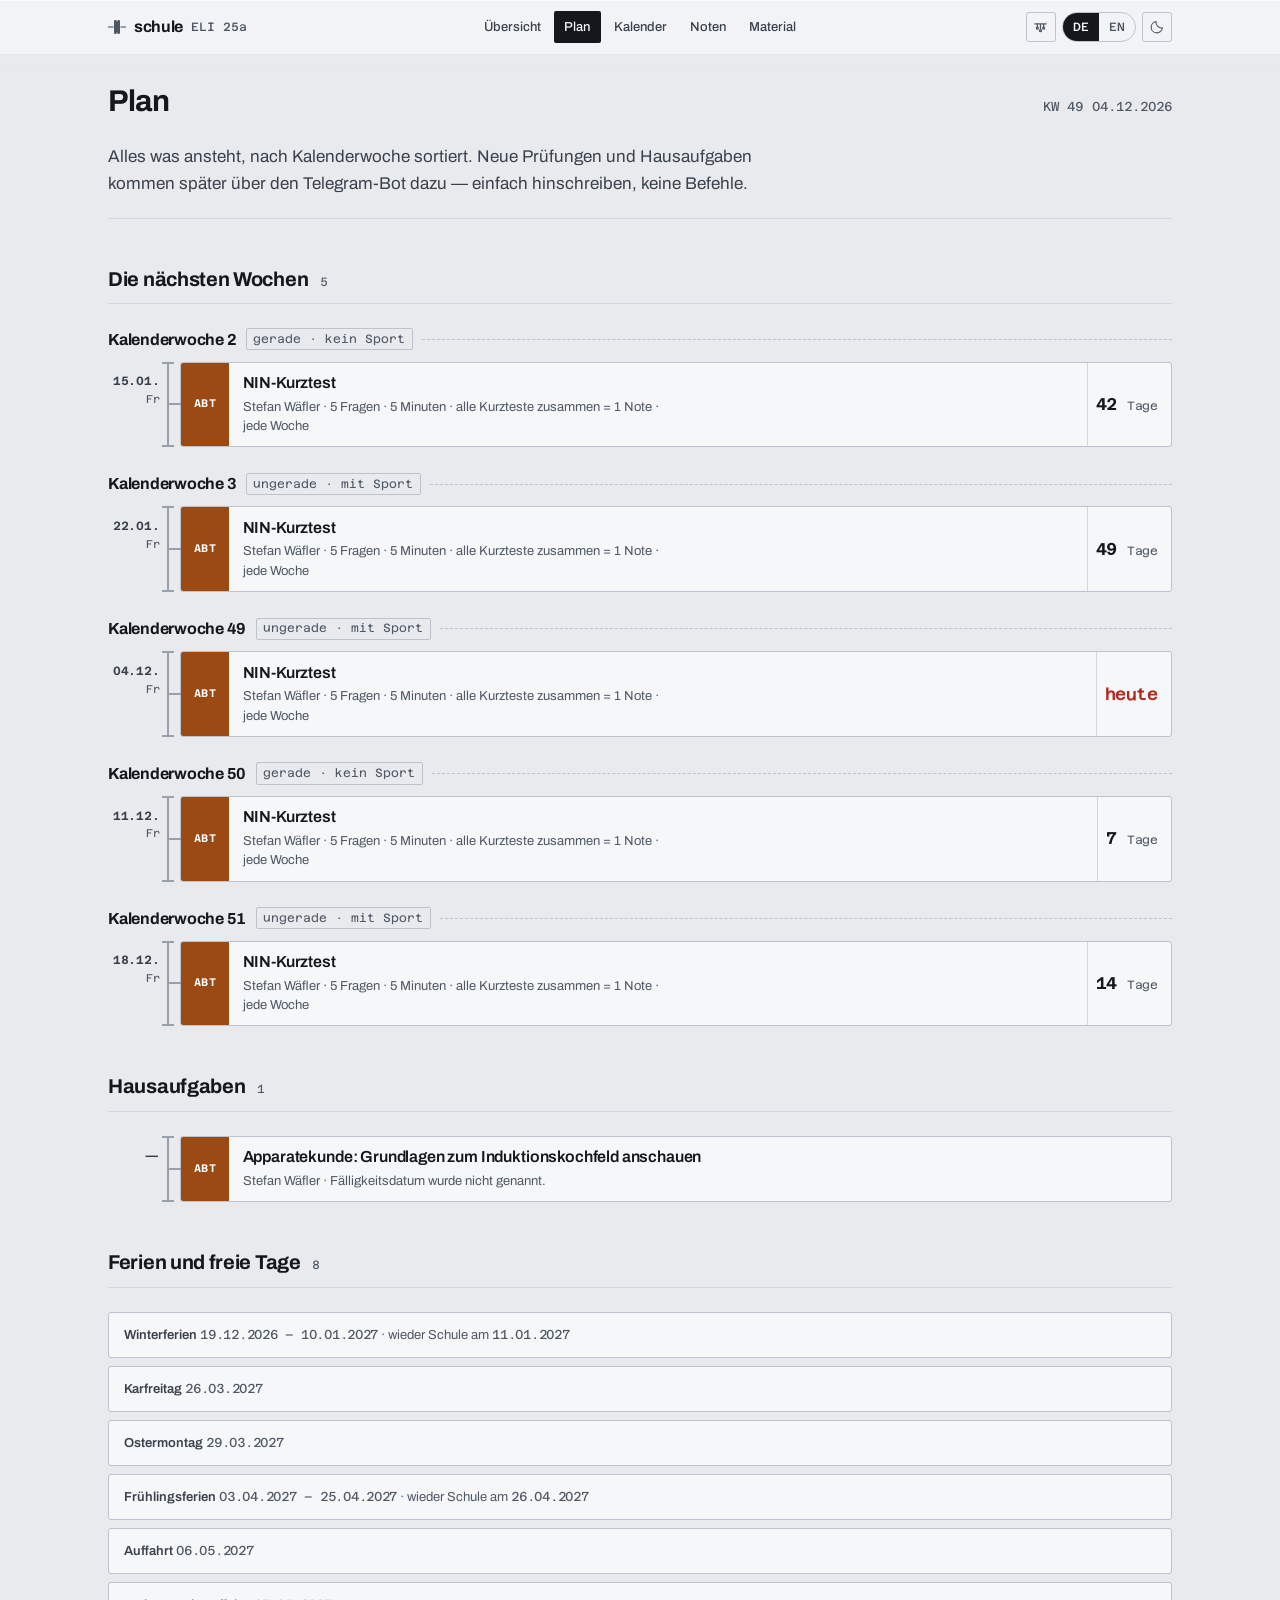
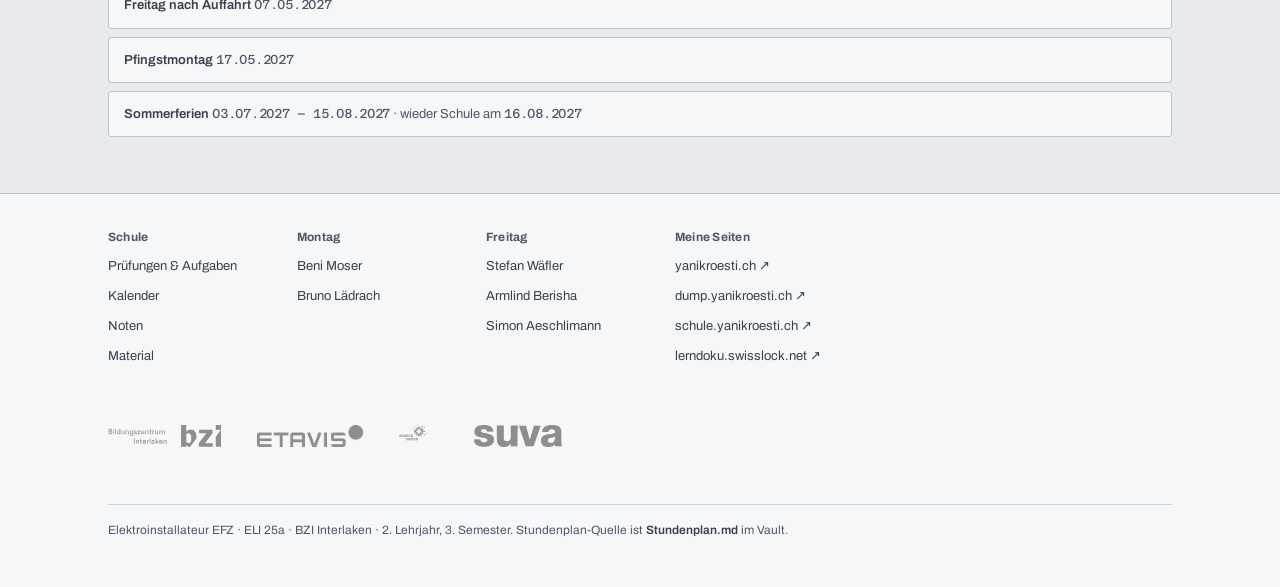
<file: plan.html>
<!DOCTYPE html>
<html lang="de-CH" data-l="de">
<head>
<meta charset="UTF-8">
<meta name="viewport" content="width=device-width, initial-scale=1">
<title data-de="Plan — Schule" data-en="Plan — School">Plan — Schule</title>
<meta name="description" content="Prüfungen, Hausaufgaben und Ferien — ELI 25a, BZI Interlaken.">
<meta name="theme-color" content="#e8eaee" media="(prefers-color-scheme: light)">
<meta name="theme-color" content="#10131a" media="(prefers-color-scheme: dark)">
<script>(function(){try{var l=localStorage.getItem('schule-lang');if(l==='en'||l==='de'){document.documentElement.setAttribute('data-l',l);document.documentElement.setAttribute('lang',l==='en'?'en':'de-CH');}var t=localStorage.getItem('schule-theme');if(t==='dark'||t==='light'){document.documentElement.setAttribute('data-theme',t);}}catch(e){}})();</script>
<link rel="preconnect" href="https://fonts.googleapis.com">
<link rel="preconnect" href="https://fonts.gstatic.com" crossorigin>
<link href="https://fonts.googleapis.com/css2?family=Archivo:wght@400;500;600;700&family=Azeret+Mono:wght@400;500;600&display=swap" rel="stylesheet">
<link rel="icon" href="icon.svg" type="image/svg+xml">
<link rel="apple-touch-icon" href="apple-touch-icon.png">
<link rel="manifest" href="site.webmanifest">
<link rel="stylesheet" href="assets/core.css">
<link rel="stylesheet" href="assets/page.css">
</head>
<body>
<!--
  DIRECTION CONTRACT — schule.yanikroesti.ch
  THESIS: Der Schultag ist eine Hutschiene. Jede Lektion ist eine Reihenklemme
    darauf, gleiches Rastermass, beschriftetes Markierungsschild, Farbe als
    Funktion. Verweigert das Kartenraster, das jedes Schul-Dashboard ausliefert.
  OWN-WORLD: Kuehler Gehaeusegrau-Grund, verzinkte Schienenlinie, flache
    Objekte mit 2-3px Radien und ohne Schlagschatten. Fuenf gesaettigte
    Klemmenfarben (ABT orange, HTOG blau, ATD gruen, ABU violett, Sport rot)
    auf beschrifteten Fuessen. Archivo durchgehend; Azeret Mono nur fuer Messwerte.
  STORY: Yanik oeffnet muede, sieht die naechste Klemme und ihren Countdown,
    weiss was er schuldet, und geht wieder.
  FIRST VIEWPORT: Flache Kopfleiste mit Haarlinie; Schienenkopf mit Tag, Datum
    und Kalenderwoche; darunter die naechste Lektion als eine doppelt hohe
    Klemme auf eigener Schiene — Farbfuss links, Zeit auf dem Markierungsschild,
    Countdown rechts als Messwert.
  FORM: Klemmenleiste, Kandidat 6 von 7, seed 755b7433.
  RAISED — Fahrplan: eine Zeile beherrscht die Tafel. Schweizer Raster: eine
    Familie, enge Stufen, Ruhe. Messgeraet: Countdown und Noten sind Messwerte
    mit Einheit und sichtbarer 4.0-Grenze.
  FINISH: unreviewed and undocumented is unfinished; this build ends with the
    finish review, the verdict, and DESIGN.md
-->
<main class="wrap" id="app">

  <header class="phead">
    <div class="top">
      <h1><span lang="de">Plan</span><span lang="en">Plan</span></h1>
      <p class="meta" id="phead-meta"></p>
    </div>
    <p class="lead">
      <span lang="de">Alles was ansteht, nach Kalenderwoche sortiert. Neue Prüfungen und
        Hausaufgaben kommen später über den Telegram-Bot dazu — einfach hinschreiben, keine Befehle.</span>
      <span lang="en">Everything coming up, grouped by calendar week. New exams and homework will
        arrive through the Telegram bot — just write them, no commands needed.</span>
    </p>
  </header>

  <section class="sect" aria-labelledby="wk-h">
    <div class="sect-h">
      <h2 id="wk-h"><span lang="de">Die nächsten Wochen</span><span lang="en">The weeks ahead</span></h2>
      <span class="count" id="cnt"></span><span class="spacer"></span>
    </div>
    <div id="weeks"></div>
  </section>

  <section class="sect" aria-labelledby="hw-h">
    <div class="sect-h">
      <h2 id="hw-h"><span lang="de">Hausaufgaben</span><span lang="en">Homework</span></h2>
      <span class="count" id="hwn"></span><span class="spacer"></span>
    </div>
    <div class="rail" id="hw"></div>
  </section>

  <section class="sect" aria-labelledby="free-h">
    <div class="sect-h">
      <h2 id="free-h"><span lang="de">Ferien und freie Tage</span><span lang="en">Holidays and days off</span></h2>
      <span class="count" id="freen"></span><span class="spacer"></span>
    </div>
    <div class="stack" id="free"></div>
  </section>

</main>

<div id="foot-host"></div>

<script src="assets/i18n.js"></script>
<script src="assets/app.js"></script>
<script src="assets/rail.js"></script>
<script src="assets/shell.js"></script>
<script>
(function () {
  'use strict';
  var S = window.Schule, R = window.Rail, seed;

  function lang() { return document.documentElement.getAttribute('data-l') || 'de'; }
  function tx(o) { return o ? (o[lang()] || o.de || o.en || '') : ''; }
  function esc(s) {
    return String(s == null ? '' : s).replace(/[&<>"]/g, function (c) {
      return { '&': '&amp;', '<': '&lt;', '>': '&gt;', '"': '&quot;' }[c];
    });
  }
  function de(d) { return d.split('-').reverse().join('.'); }

  // Wiederkehrende Termine für die nächsten Wochen ausrollen, Ferien überspringen.
  function upcoming(weeks) {
    var out = [], now = new Date(); now.setHours(0, 0, 0, 0);
    (seed.tests || []).forEach(function (t) {
      if (S.daysUntil(t.date) >= 0) out.push(t);
    });
    (seed.recurring || []).forEach(function (r) {
      var m = /^weekly:(\d)$/.exec(r.rrule || '');
      if (!m) return;
      var first = new Date(now);
      first.setDate(first.getDate() + ((+m[1] - first.getDay() + 7) % 7));
      for (var i = 0; i < weeks; i++) {
        var x = new Date(first);
        x.setDate(x.getDate() + i * 7);
        if (S.freeDay(x)) continue;
        var o = {};
        for (var k in r) o[k] = r[k];
        o.date = S.iso(x);
        o.recurring = true;
        out.push(o);
      }
    });
    return out.sort(function (a, b) { return a.date < b.date ? -1 : 1; });
  }

  function render() {
    var D = S.data();
    var items = upcoming(8);
    document.getElementById('cnt').textContent = items.length;
    document.getElementById('phead-meta').innerHTML =
      '<span>KW ' + S.isoWeek(new Date()) + '</span><span>' + S.fmtDate(new Date(), lang()) + '</span>';

    // Nach Kalenderwoche gruppieren — so denkt der Stundenplan auch.
    var groups = {};
    items.forEach(function (it) {
      var kw = S.isoWeek(new Date(it.date + 'T00:00:00'));
      (groups[kw] = groups[kw] || []).push(it);
    });

    var keys = Object.keys(groups).sort(function (a, b) { return a - b; });
    document.getElementById('weeks').innerHTML = keys.length ? keys.map(function (kw) {
      var even = kw % 2 === 0;
      return '<div class="wkgroup"><div class="wkhead">' +
        '<h3><span lang="de">Kalenderwoche ' + kw + '</span>' +
          '<span lang="en">Calendar week ' + kw + '</span></h3>' +
        '<span class="kwtag">' + (even
          ? (lang() === 'en' ? 'even · no sport' : 'gerade · kein Sport')
          : (lang() === 'en' ? 'odd · with sport' : 'ungerade · mit Sport')) + '</span>' +
        '<span class="rule"></span></div>' +
        '<div class="rail">' +
          groups[kw].map(function (t) { return R.entry(t, 'test', lang()); }).join('') +
        '</div></div>';
    }).join('')
      : '<div class="rail">' + R.bare({ kind: 'no-tests' }, lang()) + '</div>';

    // Dieselbe Regel wie auf der Startseite und wie bei den Pruefungen:
    // am Tag null faellt die Aufgabe von der Schiene. Der Zaehler folgt,
    // sonst nennt er eine Zahl, die unten niemand nachzaehlen kann.
    var hw = (seed.homework || []).filter(function (h) {
      return !h.due || S.daysUntil(h.due) >= 0;
    });
    document.getElementById('hwn').textContent = hw.length;
    document.getElementById('hw').innerHTML = hw.length
      ? hw.map(function (h) { return R.entry(h, 'homework', lang()); }).join('')
      : R.bare({ kind: 'no-homework' }, lang());

    var cal = D.calendar, today = S.iso(new Date()), list = [];
    (cal.holidays || []).forEach(function (h) {
      if (h.to >= today) list.push({ d: h.from, e: h.to, n: h.name, first: h.firstSchoolDay });
    });
    (cal.closures || []).forEach(function (c) {
      if (c.date >= today) list.push({ d: c.date, n: c.name });
    });
    list.sort(function (a, b) { return a.d < b.d ? -1 : 1; });
    document.getElementById('freen').textContent = list.length;
    document.getElementById('free').innerHTML = list.length ? list.map(function (f) {
      return '<div class="free"><b>' + esc(tx(f.n)) + '</b> ' +
        '<span class="data">' + esc(de(f.d)) + (f.e ? ' – ' + esc(de(f.e)) : '') + '</span>' +
        (f.first ? ' · <span lang="de">wieder Schule am </span><span lang="en">back at school </span>' +
                   '<span class="data">' + esc(de(f.first)) + '</span>' : '') + '</div>';
    }).join('')
      : '<div class="free"><b><span lang="de">Nichts eingetragen</span>' +
        '<span lang="en">Nothing recorded</span></b></div>';
  }

  Promise.all([S.load(), fetch('data/seed.json').then(function (r) { return r.json(); })])
    .then(function (p) {
      seed = p[1];
      Shell.mount('plan', S.data().teachers);
      render();
      document.addEventListener('langchange', render);
    })
    .catch(function (e) {
      console.error(e);
      try { Shell.mount('plan', []); } catch (x) {}
      document.getElementById('weeks').innerHTML =
        '<div class="err"><b><span lang="de">Daten nicht geladen</span>' +
        '<span lang="en">Data did not load</span></b>' +
        '<span lang="de">Die Seite konnte ihre Daten nicht lesen. Neu laden hilft meistens.</span>' +
        '<span lang="en">The page could not read its data. A reload usually fixes it.</span></div>';
    });
})();
</script>
</body>
</html>
</file>
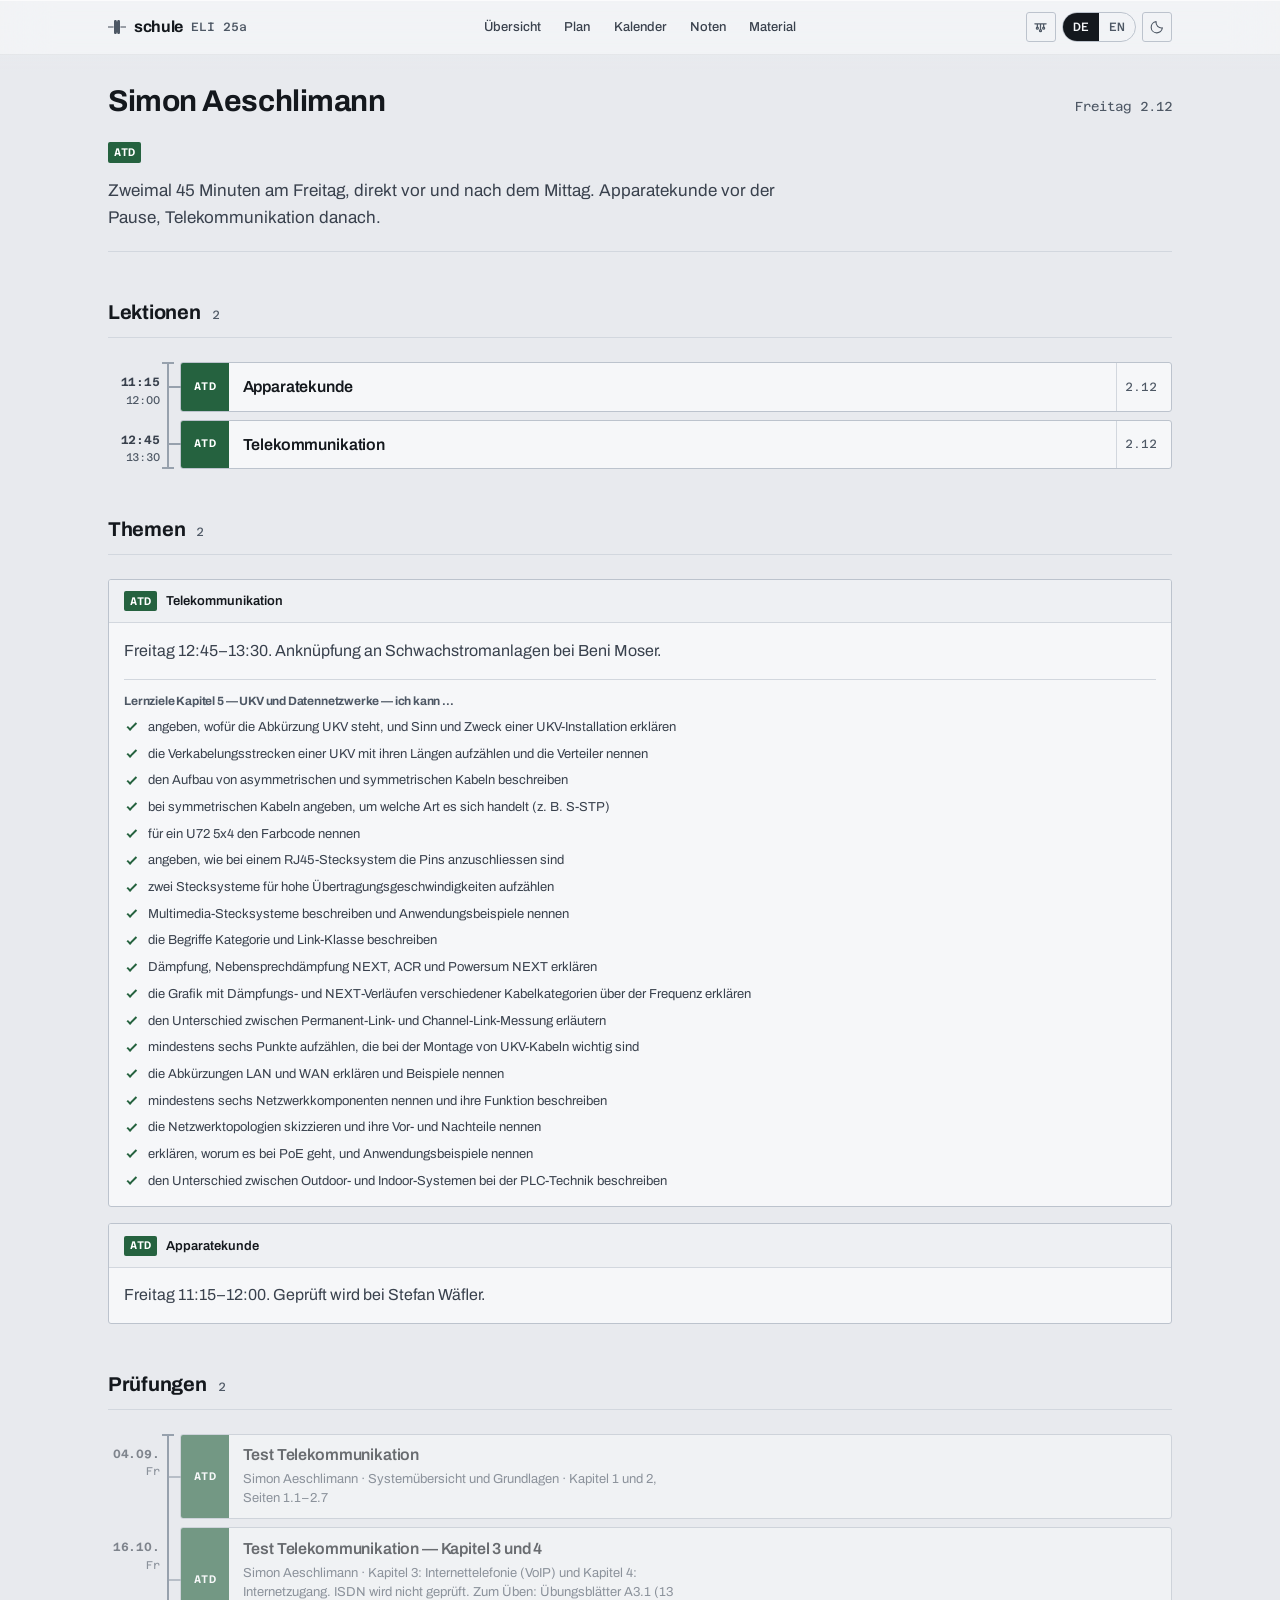
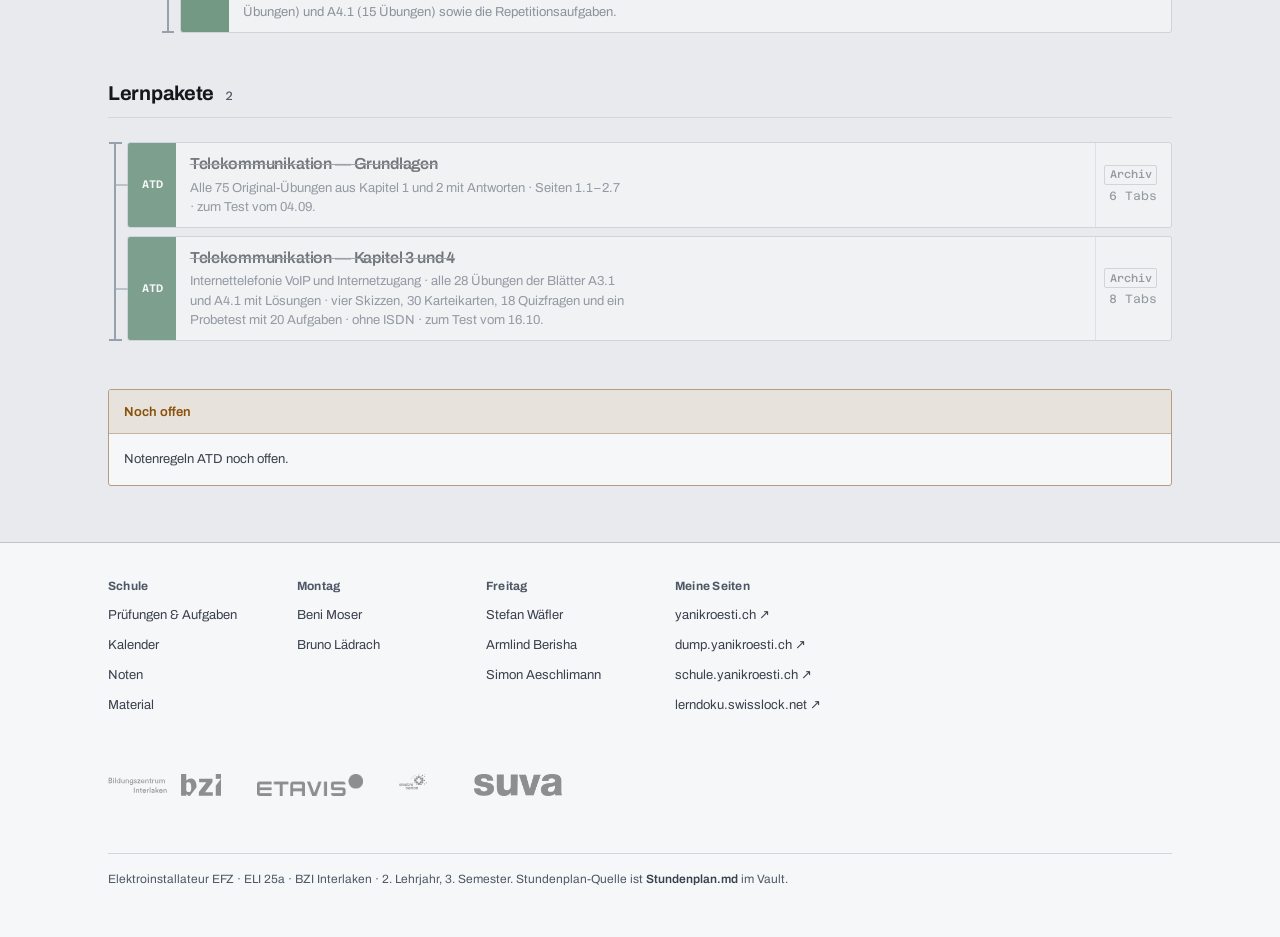
<file: lehrer/aeschlimann.html>
<!DOCTYPE html>
<html lang="de-CH" data-l="de">
<head>
<meta charset="UTF-8">
<meta name="viewport" content="width=device-width, initial-scale=1">
<title data-de="Simon Aeschlimann — Schule" data-en="Simon Aeschlimann — School">Simon Aeschlimann — Schule</title>
<meta name="description" content="Simon Aeschlimann — Lektionen, Themen und Prüfungen. ELI 25a, BZI Interlaken.">
<meta name="theme-color" content="#e8eaee" media="(prefers-color-scheme: light)">
<meta name="theme-color" content="#10131a" media="(prefers-color-scheme: dark)">
<script>(function(){try{var l=localStorage.getItem('schule-lang');if(l==='en'||l==='de'){document.documentElement.setAttribute('data-l',l);document.documentElement.setAttribute('lang',l==='en'?'en':'de-CH');}var t=localStorage.getItem('schule-theme');if(t==='dark'||t==='light'){document.documentElement.setAttribute('data-theme',t);}}catch(e){}})();</script>
<link rel="preconnect" href="https://fonts.googleapis.com">
<link rel="preconnect" href="https://fonts.gstatic.com" crossorigin>
<link href="https://fonts.googleapis.com/css2?family=Archivo:wght@400;500;600;700&family=Azeret+Mono:wght@400;500;600&display=swap" rel="stylesheet">
<link rel="icon" href="../icon.svg" type="image/svg+xml">
<link rel="apple-touch-icon" href="../apple-touch-icon.png">
<link rel="manifest" href="../site.webmanifest">
<link rel="stylesheet" href="../assets/core.css">
<link rel="stylesheet" href="../assets/page.css">
</head>
<body>
<!--
  DIRECTION CONTRACT — schule.yanikroesti.ch
  THESIS: Der Schultag ist eine Hutschiene. Jede Lektion ist eine Reihenklemme
    darauf, gleiches Rastermass, beschriftetes Markierungsschild, Farbe als
    Funktion. Verweigert das Kartenraster, das jedes Schul-Dashboard ausliefert.
  OWN-WORLD: Kuehler Gehaeusegrau-Grund, verzinkte Schienenlinie, flache
    Objekte mit 2-3px Radien und ohne Schlagschatten. Fuenf gesaettigte
    Klemmenfarben (ABT orange, HTOG blau, ATD gruen, ABU violett, Sport rot)
    auf beschrifteten Fuessen. Archivo durchgehend; Azeret Mono nur fuer Messwerte.
  STORY: Yanik oeffnet muede, sieht die naechste Klemme und ihren Countdown,
    weiss was er schuldet, und geht wieder.
  FIRST VIEWPORT: Flache Kopfleiste mit Haarlinie; Schienenkopf mit Tag, Datum
    und Kalenderwoche; darunter die naechste Lektion als eine doppelt hohe
    Klemme auf eigener Schiene — Farbfuss links, Zeit auf dem Markierungsschild,
    Countdown rechts als Messwert.
  FORM: Klemmenleiste, Kandidat 6 von 7, seed 755b7433.
  RAISED — Fahrplan: eine Zeile beherrscht die Tafel. Schweizer Raster: eine
    Familie, enge Stufen, Ruhe. Messgeraet: Countdown und Noten sind Messwerte
    mit Einheit und sichtbarer 4.0-Grenze.
  FINISH: unreviewed and undocumented is unfinished; this build ends with the
    finish review, the verdict, and DESIGN.md
-->
<main class="wrap" id="app"></main>

<script src="../assets/i18n.js"></script>
<script src="../assets/app.js"></script>
<script src="../assets/rail.js"></script>
<script src="../assets/shell.js"></script>
<script src="../assets/pyramide.js"></script>
<script src="../assets/aburad.js"></script>
<script src="../assets/lernpakete.js"></script>
<script src="../assets/teacher.js"></script>
<script>Teacher.render('aeschlimann');</script>
</body>
</html>
</file>
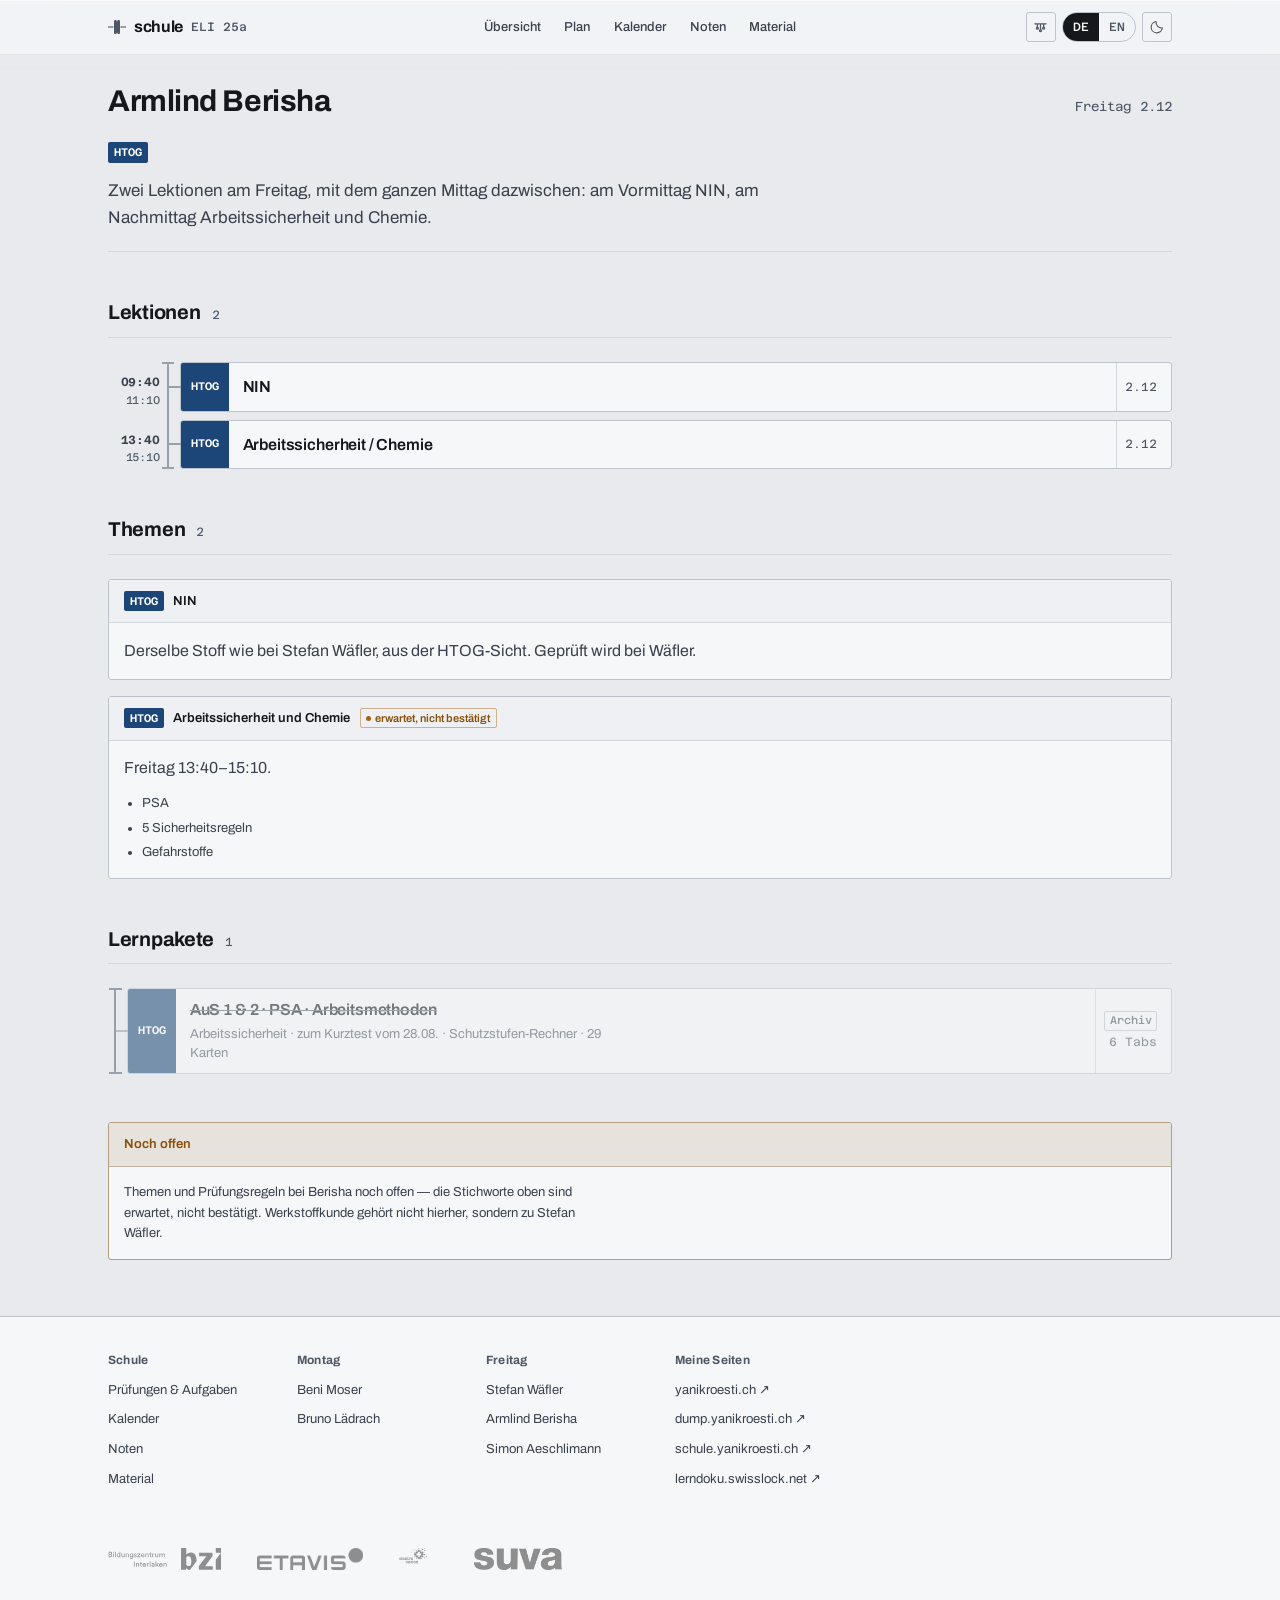
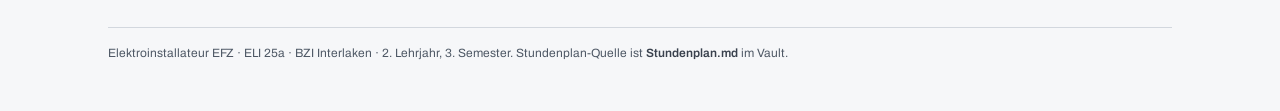
<file: lehrer/berisha.html>
<!DOCTYPE html>
<html lang="de-CH" data-l="de">
<head>
<meta charset="UTF-8">
<meta name="viewport" content="width=device-width, initial-scale=1">
<title data-de="Armlind Berisha — Schule" data-en="Armlind Berisha — School">Armlind Berisha — Schule</title>
<meta name="description" content="Armlind Berisha — Lektionen, Themen und Prüfungen. ELI 25a, BZI Interlaken.">
<meta name="theme-color" content="#e8eaee" media="(prefers-color-scheme: light)">
<meta name="theme-color" content="#10131a" media="(prefers-color-scheme: dark)">
<script>(function(){try{var l=localStorage.getItem('schule-lang');if(l==='en'||l==='de'){document.documentElement.setAttribute('data-l',l);document.documentElement.setAttribute('lang',l==='en'?'en':'de-CH');}var t=localStorage.getItem('schule-theme');if(t==='dark'||t==='light'){document.documentElement.setAttribute('data-theme',t);}}catch(e){}})();</script>
<link rel="preconnect" href="https://fonts.googleapis.com">
<link rel="preconnect" href="https://fonts.gstatic.com" crossorigin>
<link href="https://fonts.googleapis.com/css2?family=Archivo:wght@400;500;600;700&family=Azeret+Mono:wght@400;500;600&display=swap" rel="stylesheet">
<link rel="icon" href="../icon.svg" type="image/svg+xml">
<link rel="apple-touch-icon" href="../apple-touch-icon.png">
<link rel="manifest" href="../site.webmanifest">
<link rel="stylesheet" href="../assets/core.css">
<link rel="stylesheet" href="../assets/page.css">
</head>
<body>
<!--
  DIRECTION CONTRACT — schule.yanikroesti.ch
  THESIS: Der Schultag ist eine Hutschiene. Jede Lektion ist eine Reihenklemme
    darauf, gleiches Rastermass, beschriftetes Markierungsschild, Farbe als
    Funktion. Verweigert das Kartenraster, das jedes Schul-Dashboard ausliefert.
  OWN-WORLD: Kuehler Gehaeusegrau-Grund, verzinkte Schienenlinie, flache
    Objekte mit 2-3px Radien und ohne Schlagschatten. Fuenf gesaettigte
    Klemmenfarben (ABT orange, HTOG blau, ATD gruen, ABU violett, Sport rot)
    auf beschrifteten Fuessen. Archivo durchgehend; Azeret Mono nur fuer Messwerte.
  STORY: Yanik oeffnet muede, sieht die naechste Klemme und ihren Countdown,
    weiss was er schuldet, und geht wieder.
  FIRST VIEWPORT: Flache Kopfleiste mit Haarlinie; Schienenkopf mit Tag, Datum
    und Kalenderwoche; darunter die naechste Lektion als eine doppelt hohe
    Klemme auf eigener Schiene — Farbfuss links, Zeit auf dem Markierungsschild,
    Countdown rechts als Messwert.
  FORM: Klemmenleiste, Kandidat 6 von 7, seed 755b7433.
  RAISED — Fahrplan: eine Zeile beherrscht die Tafel. Schweizer Raster: eine
    Familie, enge Stufen, Ruhe. Messgeraet: Countdown und Noten sind Messwerte
    mit Einheit und sichtbarer 4.0-Grenze.
  FINISH: unreviewed and undocumented is unfinished; this build ends with the
    finish review, the verdict, and DESIGN.md
-->
<main class="wrap" id="app"></main>

<script src="../assets/i18n.js"></script>
<script src="../assets/app.js"></script>
<script src="../assets/rail.js"></script>
<script src="../assets/shell.js"></script>
<script src="../assets/pyramide.js"></script>
<script src="../assets/aburad.js"></script>
<script src="../assets/lernpakete.js"></script>
<script src="../assets/teacher.js"></script>
<script>Teacher.render('berisha');</script>
</body>
</html>
</file>
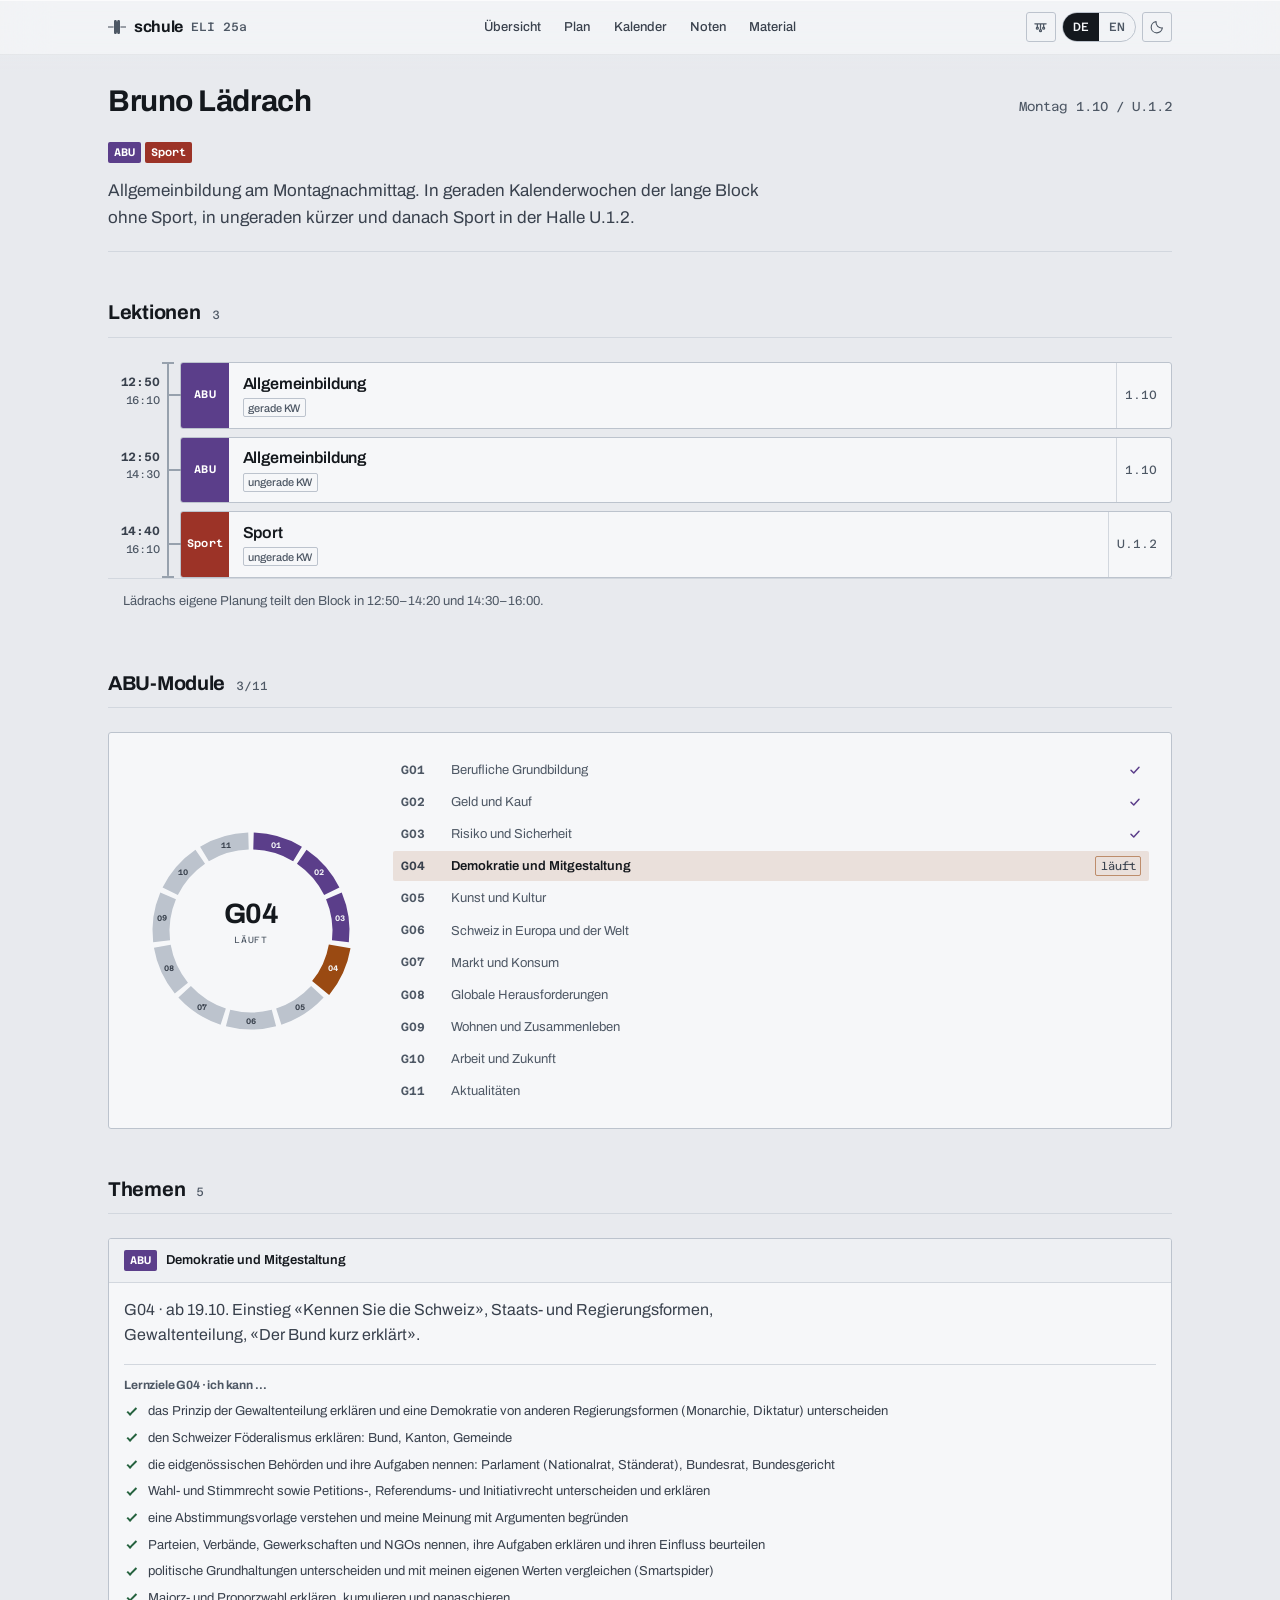
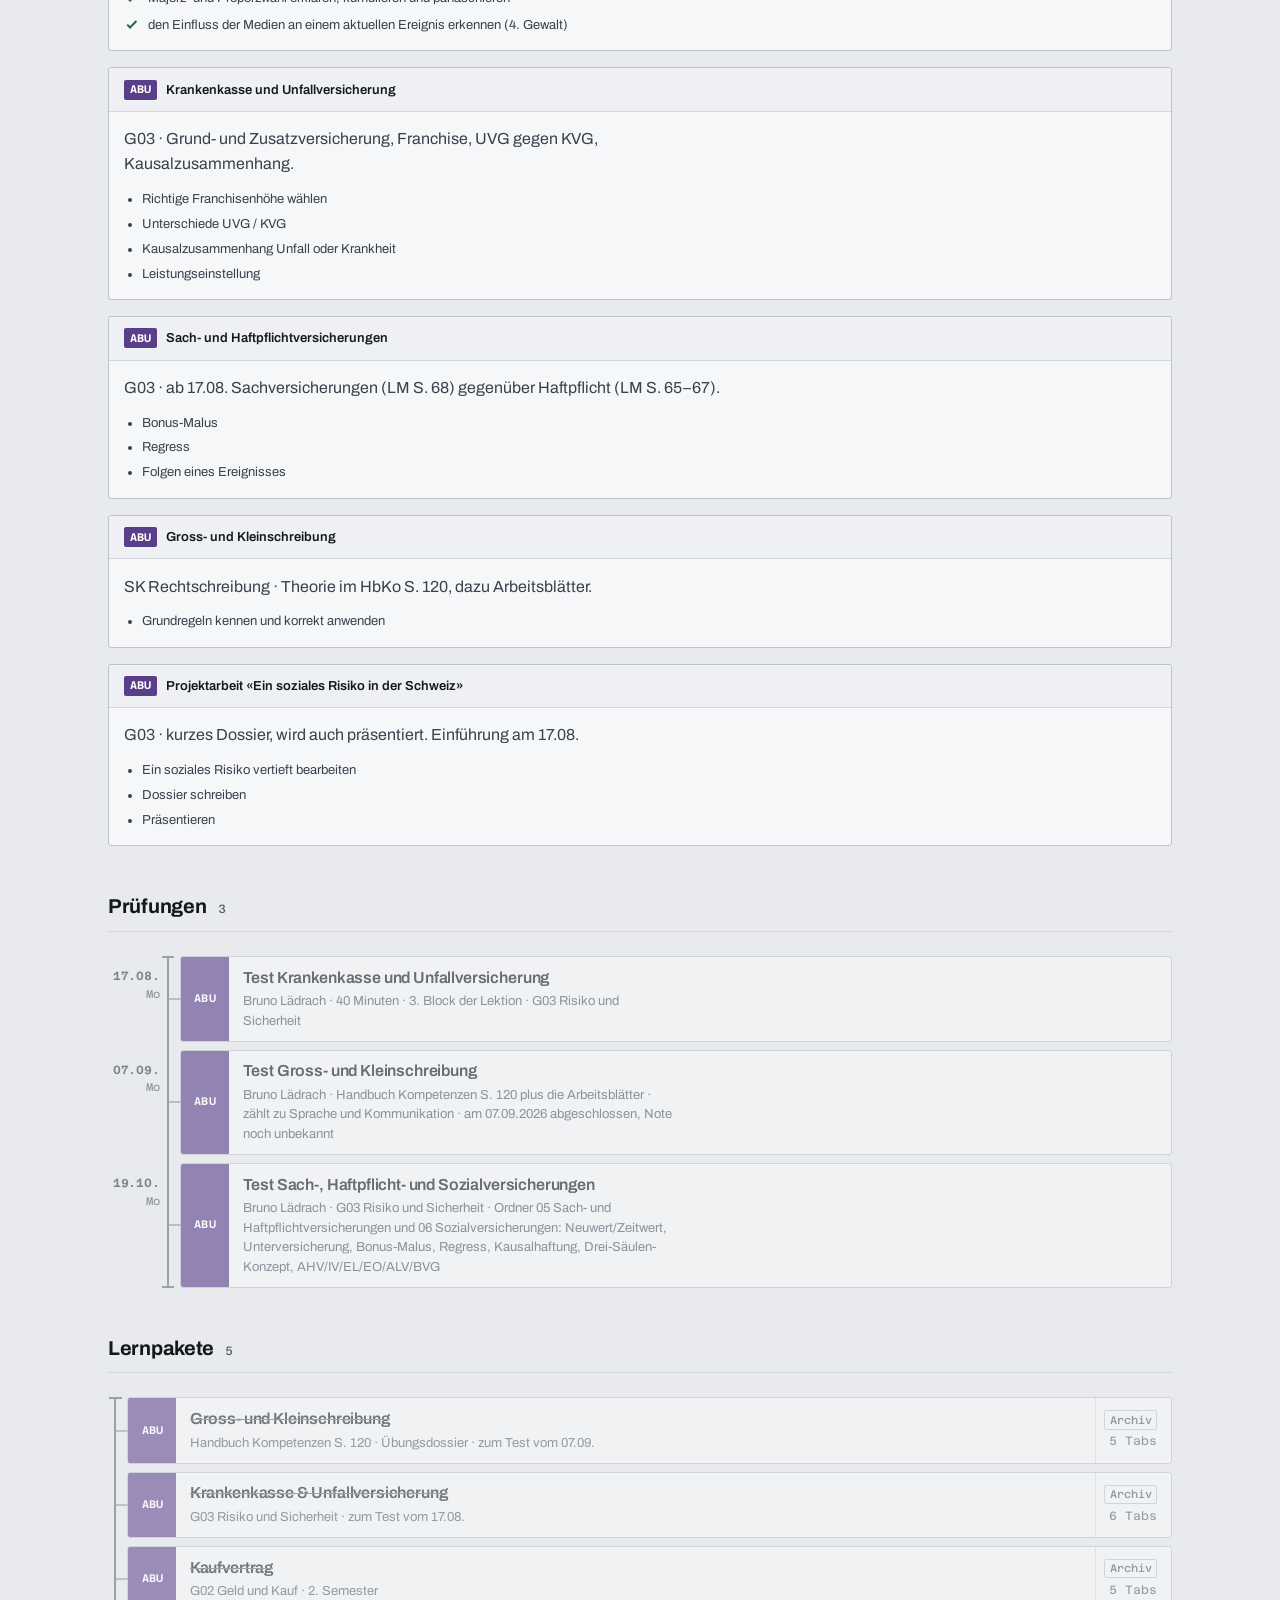
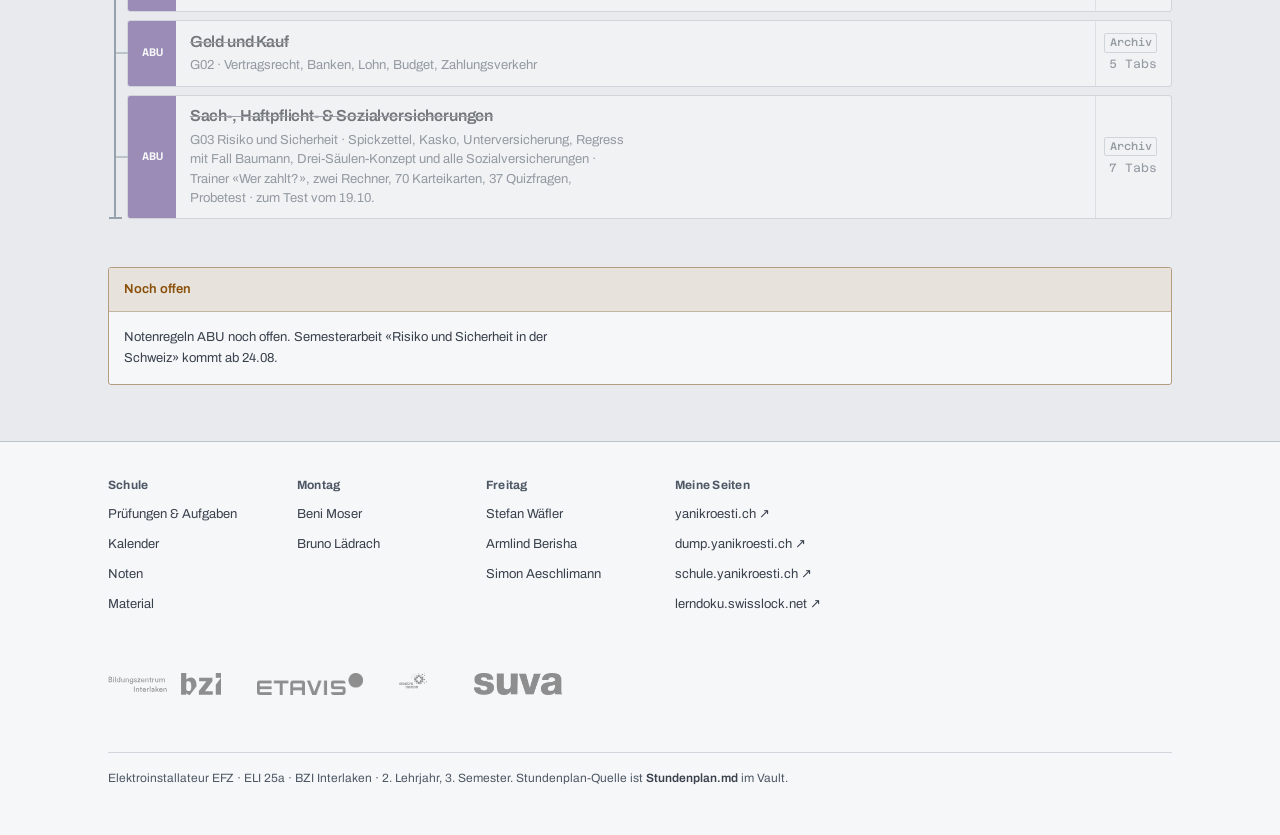
<file: lehrer/laedrach.html>
<!DOCTYPE html>
<html lang="de-CH" data-l="de">
<head>
<meta charset="UTF-8">
<meta name="viewport" content="width=device-width, initial-scale=1">
<title data-de="Bruno Lädrach — Schule" data-en="Bruno Lädrach — School">Bruno Lädrach — Schule</title>
<meta name="description" content="Bruno Lädrach — Lektionen, Themen und Prüfungen. ELI 25a, BZI Interlaken.">
<meta name="theme-color" content="#e8eaee" media="(prefers-color-scheme: light)">
<meta name="theme-color" content="#10131a" media="(prefers-color-scheme: dark)">
<script>(function(){try{var l=localStorage.getItem('schule-lang');if(l==='en'||l==='de'){document.documentElement.setAttribute('data-l',l);document.documentElement.setAttribute('lang',l==='en'?'en':'de-CH');}var t=localStorage.getItem('schule-theme');if(t==='dark'||t==='light'){document.documentElement.setAttribute('data-theme',t);}}catch(e){}})();</script>
<link rel="preconnect" href="https://fonts.googleapis.com">
<link rel="preconnect" href="https://fonts.gstatic.com" crossorigin>
<link href="https://fonts.googleapis.com/css2?family=Archivo:wght@400;500;600;700&family=Azeret+Mono:wght@400;500;600&display=swap" rel="stylesheet">
<link rel="icon" href="../icon.svg" type="image/svg+xml">
<link rel="apple-touch-icon" href="../apple-touch-icon.png">
<link rel="manifest" href="../site.webmanifest">
<link rel="stylesheet" href="../assets/core.css">
<link rel="stylesheet" href="../assets/page.css">
</head>
<body>
<!--
  DIRECTION CONTRACT — schule.yanikroesti.ch
  THESIS: Der Schultag ist eine Hutschiene. Jede Lektion ist eine Reihenklemme
    darauf, gleiches Rastermass, beschriftetes Markierungsschild, Farbe als
    Funktion. Verweigert das Kartenraster, das jedes Schul-Dashboard ausliefert.
  OWN-WORLD: Kuehler Gehaeusegrau-Grund, verzinkte Schienenlinie, flache
    Objekte mit 2-3px Radien und ohne Schlagschatten. Fuenf gesaettigte
    Klemmenfarben (ABT orange, HTOG blau, ATD gruen, ABU violett, Sport rot)
    auf beschrifteten Fuessen. Archivo durchgehend; Azeret Mono nur fuer Messwerte.
  STORY: Yanik oeffnet muede, sieht die naechste Klemme und ihren Countdown,
    weiss was er schuldet, und geht wieder.
  FIRST VIEWPORT: Flache Kopfleiste mit Haarlinie; Schienenkopf mit Tag, Datum
    und Kalenderwoche; darunter die naechste Lektion als eine doppelt hohe
    Klemme auf eigener Schiene — Farbfuss links, Zeit auf dem Markierungsschild,
    Countdown rechts als Messwert.
  FORM: Klemmenleiste, Kandidat 6 von 7, seed 755b7433.
  RAISED — Fahrplan: eine Zeile beherrscht die Tafel. Schweizer Raster: eine
    Familie, enge Stufen, Ruhe. Messgeraet: Countdown und Noten sind Messwerte
    mit Einheit und sichtbarer 4.0-Grenze.
  FINISH: unreviewed and undocumented is unfinished; this build ends with the
    finish review, the verdict, and DESIGN.md
-->
<main class="wrap" id="app"></main>

<script src="../assets/i18n.js"></script>
<script src="../assets/app.js"></script>
<script src="../assets/rail.js"></script>
<script src="../assets/shell.js"></script>
<script src="../assets/pyramide.js"></script>
<script src="../assets/aburad.js"></script>
<script src="../assets/lernpakete.js"></script>
<script src="../assets/teacher.js"></script>
<script>Teacher.render('laedrach');</script>
</body>
</html>
</file>
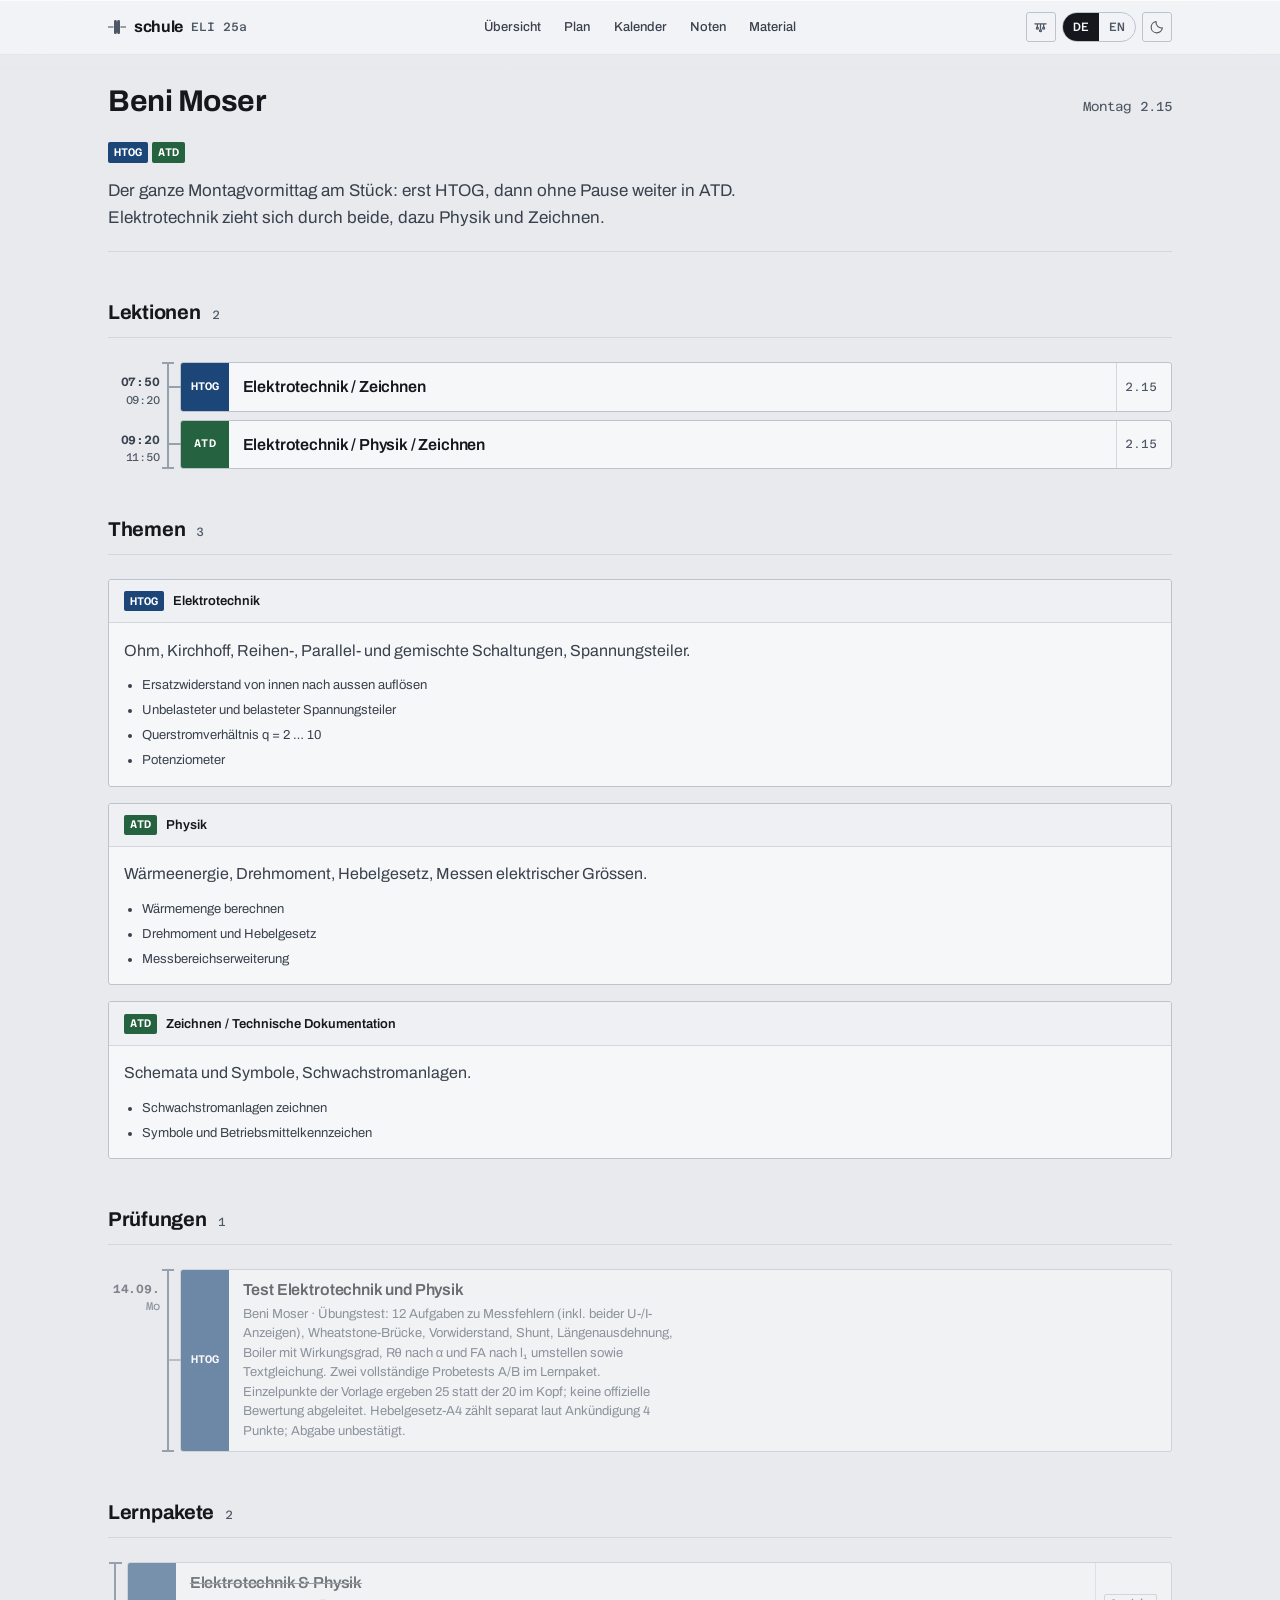
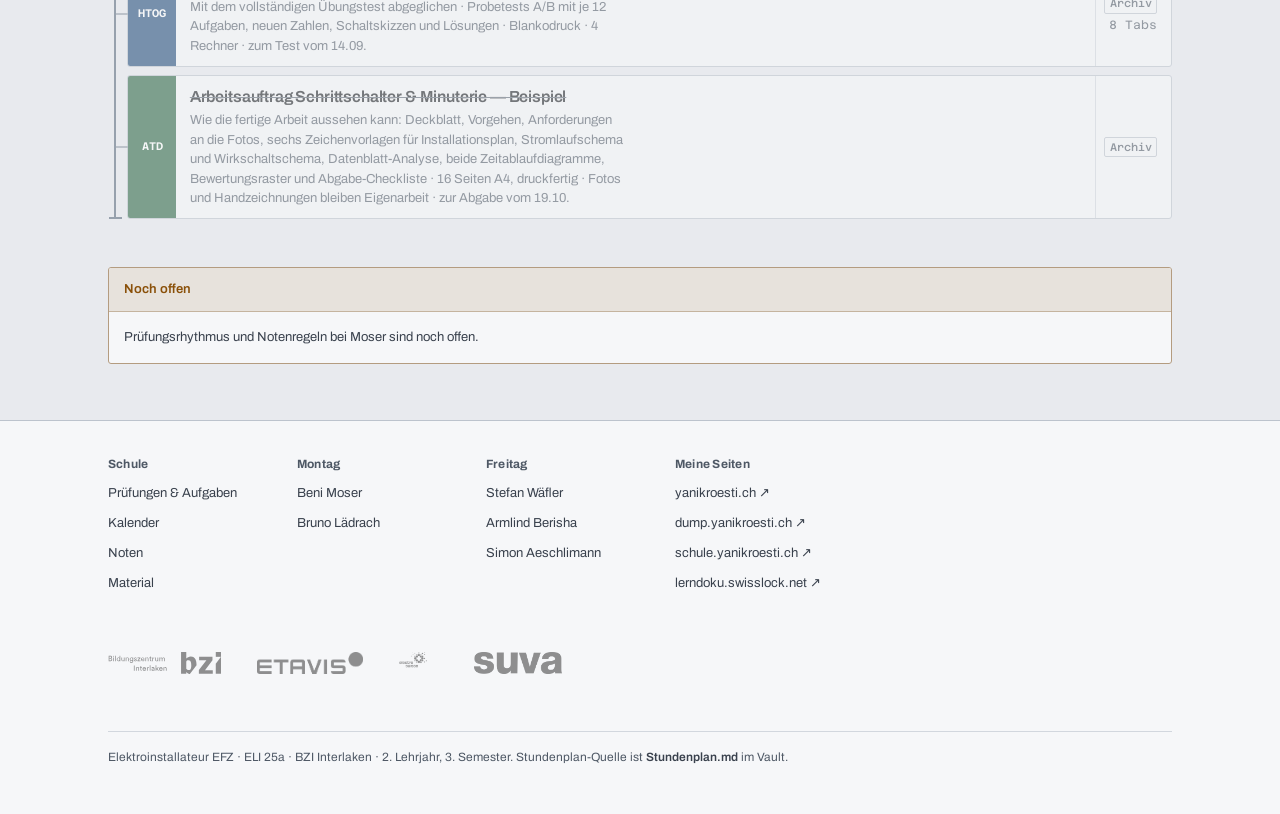
<file: lehrer/moser.html>
<!DOCTYPE html>
<html lang="de-CH" data-l="de">
<head>
<meta charset="UTF-8">
<meta name="viewport" content="width=device-width, initial-scale=1">
<title data-de="Beni Moser — Schule" data-en="Beni Moser — School">Beni Moser — Schule</title>
<meta name="description" content="Beni Moser — Lektionen, Themen und Prüfungen. ELI 25a, BZI Interlaken.">
<meta name="theme-color" content="#e8eaee" media="(prefers-color-scheme: light)">
<meta name="theme-color" content="#10131a" media="(prefers-color-scheme: dark)">
<script>(function(){try{var l=localStorage.getItem('schule-lang');if(l==='en'||l==='de'){document.documentElement.setAttribute('data-l',l);document.documentElement.setAttribute('lang',l==='en'?'en':'de-CH');}var t=localStorage.getItem('schule-theme');if(t==='dark'||t==='light'){document.documentElement.setAttribute('data-theme',t);}}catch(e){}})();</script>
<link rel="preconnect" href="https://fonts.googleapis.com">
<link rel="preconnect" href="https://fonts.gstatic.com" crossorigin>
<link href="https://fonts.googleapis.com/css2?family=Archivo:wght@400;500;600;700&family=Azeret+Mono:wght@400;500;600&display=swap" rel="stylesheet">
<link rel="icon" href="../icon.svg" type="image/svg+xml">
<link rel="apple-touch-icon" href="../apple-touch-icon.png">
<link rel="manifest" href="../site.webmanifest">
<link rel="stylesheet" href="../assets/core.css">
<link rel="stylesheet" href="../assets/page.css">
</head>
<body>
<!--
  DIRECTION CONTRACT — schule.yanikroesti.ch
  THESIS: Der Schultag ist eine Hutschiene. Jede Lektion ist eine Reihenklemme
    darauf, gleiches Rastermass, beschriftetes Markierungsschild, Farbe als
    Funktion. Verweigert das Kartenraster, das jedes Schul-Dashboard ausliefert.
  OWN-WORLD: Kuehler Gehaeusegrau-Grund, verzinkte Schienenlinie, flache
    Objekte mit 2-3px Radien und ohne Schlagschatten. Fuenf gesaettigte
    Klemmenfarben (ABT orange, HTOG blau, ATD gruen, ABU violett, Sport rot)
    auf beschrifteten Fuessen. Archivo durchgehend; Azeret Mono nur fuer Messwerte.
  STORY: Yanik oeffnet muede, sieht die naechste Klemme und ihren Countdown,
    weiss was er schuldet, und geht wieder.
  FIRST VIEWPORT: Flache Kopfleiste mit Haarlinie; Schienenkopf mit Tag, Datum
    und Kalenderwoche; darunter die naechste Lektion als eine doppelt hohe
    Klemme auf eigener Schiene — Farbfuss links, Zeit auf dem Markierungsschild,
    Countdown rechts als Messwert.
  FORM: Klemmenleiste, Kandidat 6 von 7, seed 755b7433.
  RAISED — Fahrplan: eine Zeile beherrscht die Tafel. Schweizer Raster: eine
    Familie, enge Stufen, Ruhe. Messgeraet: Countdown und Noten sind Messwerte
    mit Einheit und sichtbarer 4.0-Grenze.
  FINISH: unreviewed and undocumented is unfinished; this build ends with the
    finish review, the verdict, and DESIGN.md
-->
<main class="wrap" id="app"></main>

<script src="../assets/i18n.js"></script>
<script src="../assets/app.js"></script>
<script src="../assets/rail.js"></script>
<script src="../assets/shell.js"></script>
<script src="../assets/pyramide.js"></script>
<script src="../assets/aburad.js"></script>
<script src="../assets/lernpakete.js"></script>
<script src="../assets/teacher.js"></script>
<script>Teacher.render('moser');</script>
</body>
</html>
</file>
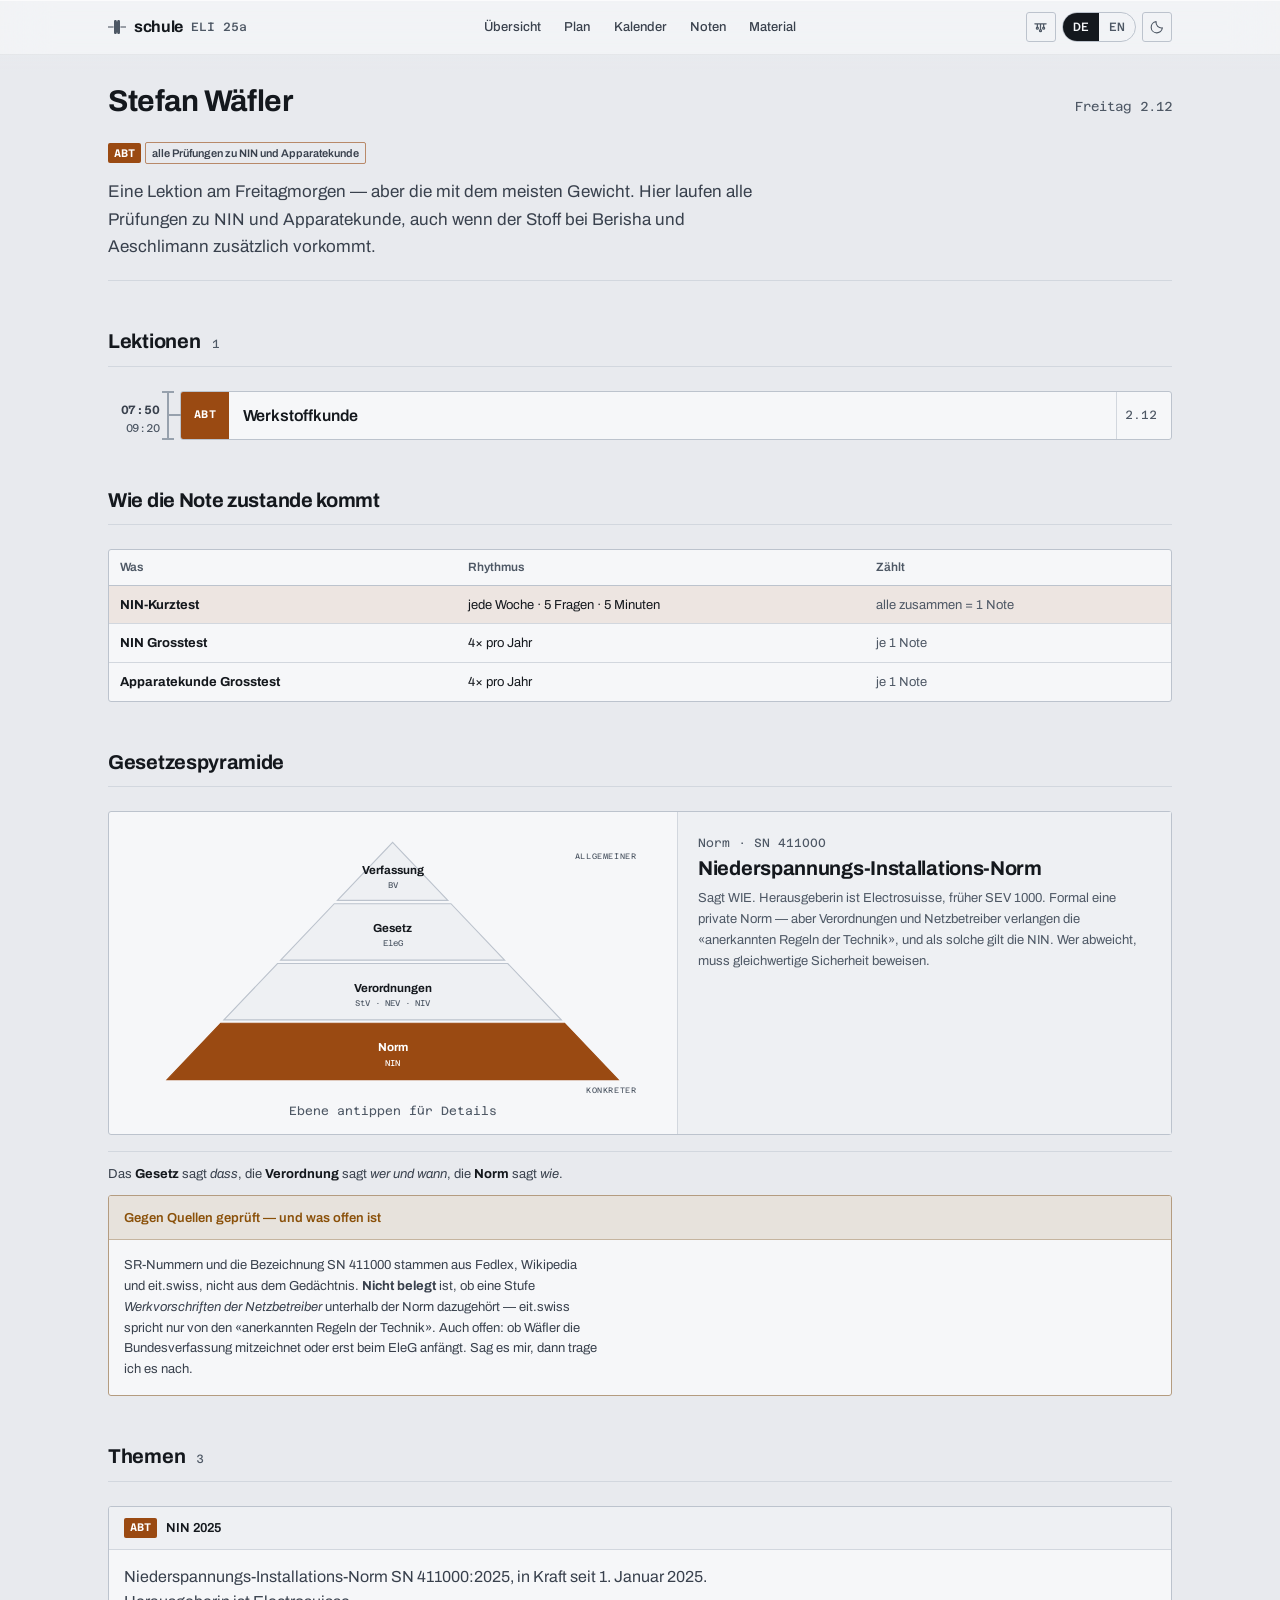
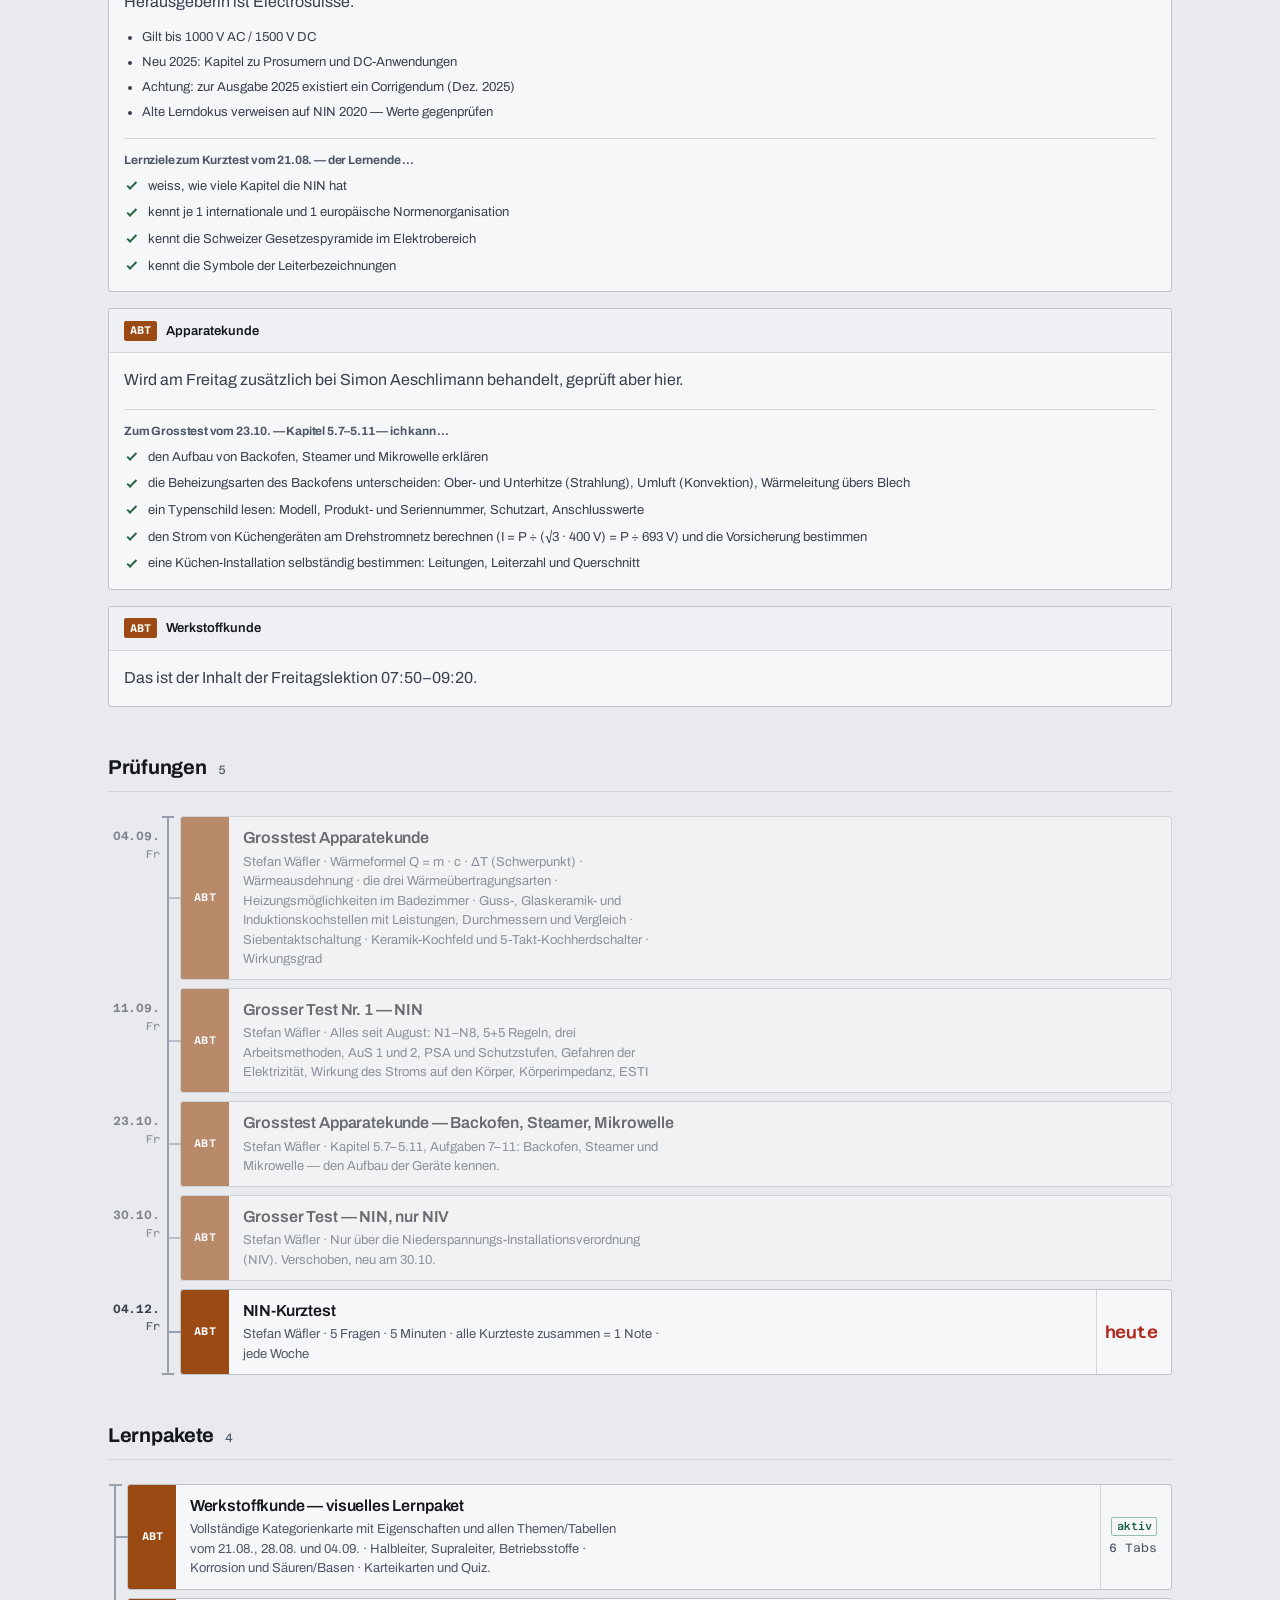
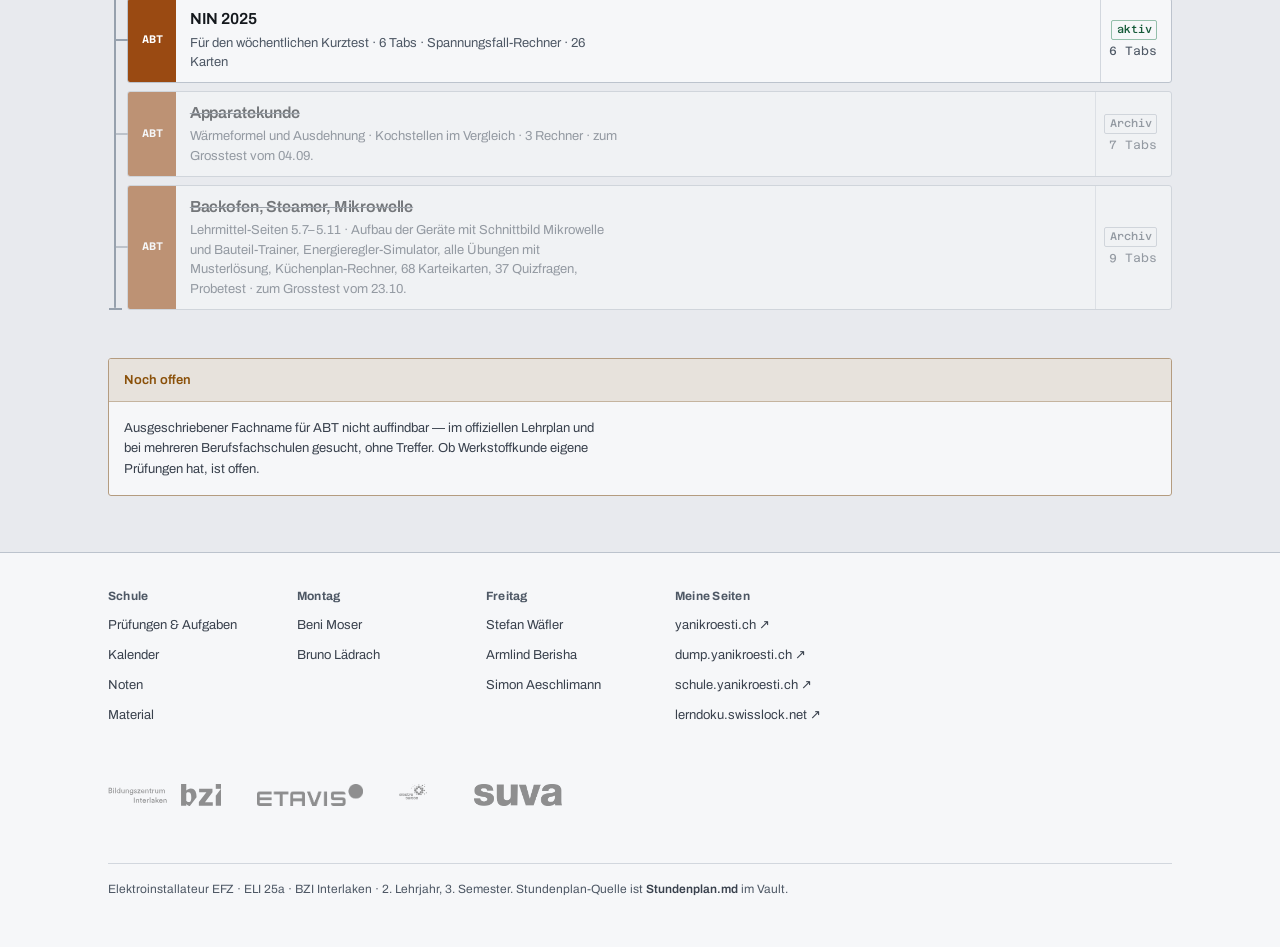
<file: lehrer/waefler.html>
<!DOCTYPE html>
<html lang="de-CH" data-l="de">
<head>
<meta charset="UTF-8">
<meta name="viewport" content="width=device-width, initial-scale=1">
<title data-de="Stefan Wäfler — Schule" data-en="Stefan Wäfler — School">Stefan Wäfler — Schule</title>
<meta name="description" content="Stefan Wäfler — Lektionen, Themen und Prüfungen. ELI 25a, BZI Interlaken.">
<meta name="theme-color" content="#e8eaee" media="(prefers-color-scheme: light)">
<meta name="theme-color" content="#10131a" media="(prefers-color-scheme: dark)">
<script>(function(){try{var l=localStorage.getItem('schule-lang');if(l==='en'||l==='de'){document.documentElement.setAttribute('data-l',l);document.documentElement.setAttribute('lang',l==='en'?'en':'de-CH');}var t=localStorage.getItem('schule-theme');if(t==='dark'||t==='light'){document.documentElement.setAttribute('data-theme',t);}}catch(e){}})();</script>
<link rel="preconnect" href="https://fonts.googleapis.com">
<link rel="preconnect" href="https://fonts.gstatic.com" crossorigin>
<link href="https://fonts.googleapis.com/css2?family=Archivo:wght@400;500;600;700&family=Azeret+Mono:wght@400;500;600&display=swap" rel="stylesheet">
<link rel="icon" href="../icon.svg" type="image/svg+xml">
<link rel="apple-touch-icon" href="../apple-touch-icon.png">
<link rel="manifest" href="../site.webmanifest">
<link rel="stylesheet" href="../assets/core.css">
<link rel="stylesheet" href="../assets/page.css">
</head>
<body>
<!--
  DIRECTION CONTRACT — schule.yanikroesti.ch
  THESIS: Der Schultag ist eine Hutschiene. Jede Lektion ist eine Reihenklemme
    darauf, gleiches Rastermass, beschriftetes Markierungsschild, Farbe als
    Funktion. Verweigert das Kartenraster, das jedes Schul-Dashboard ausliefert.
  OWN-WORLD: Kuehler Gehaeusegrau-Grund, verzinkte Schienenlinie, flache
    Objekte mit 2-3px Radien und ohne Schlagschatten. Fuenf gesaettigte
    Klemmenfarben (ABT orange, HTOG blau, ATD gruen, ABU violett, Sport rot)
    auf beschrifteten Fuessen. Archivo durchgehend; Azeret Mono nur fuer Messwerte.
  STORY: Yanik oeffnet muede, sieht die naechste Klemme und ihren Countdown,
    weiss was er schuldet, und geht wieder.
  FIRST VIEWPORT: Flache Kopfleiste mit Haarlinie; Schienenkopf mit Tag, Datum
    und Kalenderwoche; darunter die naechste Lektion als eine doppelt hohe
    Klemme auf eigener Schiene — Farbfuss links, Zeit auf dem Markierungsschild,
    Countdown rechts als Messwert.
  FORM: Klemmenleiste, Kandidat 6 von 7, seed 755b7433.
  RAISED — Fahrplan: eine Zeile beherrscht die Tafel. Schweizer Raster: eine
    Familie, enge Stufen, Ruhe. Messgeraet: Countdown und Noten sind Messwerte
    mit Einheit und sichtbarer 4.0-Grenze.
  FINISH: unreviewed and undocumented is unfinished; this build ends with the
    finish review, the verdict, and DESIGN.md
-->
<main class="wrap" id="app"></main>

<script src="../assets/i18n.js"></script>
<script src="../assets/app.js"></script>
<script src="../assets/rail.js"></script>
<script src="../assets/shell.js"></script>
<script src="../assets/pyramide.js"></script>
<script src="../assets/aburad.js"></script>
<script src="../assets/lernpakete.js"></script>
<script src="../assets/teacher.js"></script>
<script>Teacher.render('waefler');</script>
</body>
</html>
</file>
<file: assets/core.css>
/* ============================================================
   schule.yanikroesti.ch — Klemmenleiste
   ------------------------------------------------------------
   Die Welt ist eine Hutschiene. Der Schultag ist die Schiene,
   jede Lektion eine Reihenklemme darauf: gleiches Rastermass,
   beschriftetes Markierungsschild, und die Farbe bedeutet eine
   Funktion, statt zu schmuecken.

   Regeln, die diese Datei durchhaelt:
   - Flach. Keine Schlagschatten. Ein Verteilkasten wirft keine.
     Erhoehung wird genau einmal erklaert: durch Linie, nie zusaetzlich
     durch Schatten.
   - Kleine Radien (2-3px), wie Polyamid-Gehaeuse. Keine Pillen ausser
     an echten kleinen Bedienelementen.
   - Monospace nur fuer Messwerte: Zeiten, Countdown, Noten, Raum- und
     Klemmennummern. Nirgends als technisches Kostuem.
   - Feste rem-Stufen. Kein clamp() auf Ueberschriften: das hier ist
     ein Werkzeug, keine Kampagnenseite.

   Fachfarben sind auch in data/subjects.json gespiegelt (fuer SVG/JS).
   Beide Orte gleich halten.
   ============================================================ */

:root {
  /* ---- Faecher: gesaettigte Klemmenfarben, kein Pastell ----
     Angelehnt an die Konvention echter Reihenklemmen, wo die Farbe
     die Funktion nennt: orange = abgesichert/trennbar, blau = Neutral,
     gruen = Schutz, violett = Sonderfunktion, rot = geschaltet.      */
  --s-abt:   #9a4a12;   /* orange  — hier laufen alle Pruefungen */
  --s-htog:  #1b4677;   /* blau    — das Arbeitspferd */
  --s-atd:   #25623f;   /* gruen   — Dokumentation und Telekom */
  --s-abu:   #5b3e8a;   /* violett — Allgemeinbildung */
  --s-sport: #9c3327;   /* rot     — Sport */

  /* ---- Grundflaechen: Innenraum eines Verteilkastens ----
     Kuehles Hellgrau statt warmem Papier. Das ist eine bewusste
     Abkehr: die Vorgaengerversion war cremefarben, und Creme ist
     genau die Voreinstellung, in die dieses Genre immer faellt.  */
  --ground:   #e8eaee;   /* Gehaeuse-Innenseite */
  --plate:    #f6f7f9;   /* Montageplatte — die helle Flaeche */
  --plate-2:  #eef0f3;   /* zweite Ebene: Kopfleiste, Panels */
  --rail:     #97a1ad;   /* verzinkte Hutschiene */
  --rail-2:   #b9c1cb;   /* Schiene, zurueckgenommen */

  --ink:      #14181d;
  --ink-2:    #39414d;
  /* Gemessen: --faint stand auf #69727f und trug auf --ground nur
     4.04:1, auf --plate-2 4.26:1 — beides unter 4.5:1. Geprueft war
     es offenbar nur gegen --plate (4.54:1). Jetzt 5.43 / 4.83 / 5.09. */
  --muted:    #4e5865;   /* 6.74 auf --plate, 6.00 auf --ground */
  --faint:    #5c6674;   /* 5.43 auf --plate, 4.83 auf --ground */
  --line:     #d2d7de;
  --line-2:   #bcc3cd;

  --accent:   #14181d;   /* primaere Aktion, aktive Auswahl */
  --live:     #1d7a4d;   /* laeuft gerade — als Flaeche/Rahmen */
  --live-ink: #155a39;   /* dieselbe Bedeutung als Schrift auf gruen getoentem Grund */
  --warn:     #a8620c;   /* unbestaetigt, offen — als Flaeche/Rahmen */
  --warn-ink: #8a5009;   /* dieselbe Bedeutung als Schrift auf warm getoentem Grund */
  --alert:    #b02a1e;   /* faellig, ungenuegend */

  /* Radien wie Polyamid-Gehaeuse: klein, nicht rund */
  --r-s: 2px;
  --r:   3px;
  --r-l: 4px;

  --pitch: 0.5rem;       /* Rastermass zwischen Klemmen */
  --foot:  3rem;         /* Breite des farbigen Klemmenfusses */
  --strip: 4.5rem;       /* Breite des Markierungsschilds (Zeitspalte) —
                            gemessen am laengsten Label "21.08.": 48px */

  --ease: cubic-bezier(.2, 0, 0, 1);

  /* Eine Familie fuer alles, Mono ausschliesslich fuer Messwerte. */
  --f-ui:   Archivo, "Helvetica Neue", Helvetica, Arial, system-ui, sans-serif;
  --f-data: "Azeret Mono", ui-monospace, SFMono-Regular, Consolas, monospace;

  /* Feste Typo-Stufen, Verhaeltnis ~1.15-1.2
     --t-b stand bis zum 12.09.2026 auf 0.9375rem (15px). Apples Vorgabe
     fuer die Grundschrift auf dem Telefon ist 17 pt, das Minimum 11 pt
     (typography.md > Specifications). 15px liegt dazwischen, aber die
     Seite wird muede, einhaendig und bei schlechtem Licht gelesen — da
     ist die Grundschrift der falsche Ort zum Sparen. Jetzt 16px, auf
     groben Zeigern (Finger) 17px. Die Stufen darueber bleiben. */
  --t-xs:  0.75rem;
  --t-s:   0.8125rem;
  --t-b:   1rem;
  --t-m:   1.0625rem;
  --t-l:   1.25rem;
  --t-xl:  1.5rem;
  --t-2xl: 1.875rem;
  --t-3xl: 2.5rem;

  /* 8px-Basis, damit senkrechter Rhythmus entsteht statt Zufall. */
  --sp-1: 0.5rem;  --sp-2: 0.75rem; --sp-3: 1rem;
  --sp-4: 1.5rem;  --sp-5: 2rem;    --sp-6: 3rem;

  /* Der Pruefungstext lief ueber die volle Klemmenbreite — auf
     1120px sind das ueber 110 Zeichen je Zeile. */
  --measure: 62ch;

  /* Liquid Glass, ausschliesslich fuer die Kopfleiste. Apples Modell
     kennt zwei Ebenen; Glas gehoert nur in die schwebende obere:
     "Don't use Liquid Glass in the content layer" (Materials).
     Die Klemmen sind Inhalt und bleiben flach und deckend. */
  --glass-blur: 24px;
  --glass-sat:  1.4;
  --glass-bg:   rgba(246, 247, 249, 0.72);
  --glass-line: rgba(20, 24, 29, 0.10);
  --glass-hi:   rgba(255, 255, 255, 0.65);

  --wrap: 1120px;
  color-scheme: light;
}

/* ---- Dunkelmodus: derselbe Kasten bei Nacht ----
   Warum hell die Vorgabe ist: die Seite wird im Treppenhaus des BZI
   und im Zug bei Tageslicht einhaendig gelesen. Der Abendtisch ist der
   zweite Fall, nicht der erste.                                        */
@media (prefers-color-scheme: dark) {
  :root:not([data-theme="light"]) {
    --ground:   #10131a;
    --plate:    #181c24;
    --plate-2:  #1f242d;
    --rail:     #55606e;
    --rail-2:   #3c4552;
    --ink:      #e7eaef;
    --ink-2:    #b6bdc8;
    --muted:    #8792a1;
    --faint:    #7b8697;
    --line:     #2a303a;
    --line-2:   #3a4250;
    --accent:   #e7eaef;
    --live:     #4bbd85;
    --live-ink: #4bbd85;
    --warn:     #d99a3a;
    --warn-ink: #d99a3a;
    --alert:    #e5695c;
    --s-abt:   #e08034;
    --s-htog:  #5a95d8;
    --s-atd:   #4aa872;
    --s-abu:   #9b7ad0;
    --s-sport: #dd6355;
    /* Glas bei Nacht. Muss in BEIDEN Dunkelbloecken stehen, sonst
       traegt die Leiste im System-Dunkelmodus den hellen Fond. */
    --glass-bg:   rgba(24, 28, 36, 0.72);
    --glass-line: rgba(231, 234, 239, 0.12);
    --glass-hi:   rgba(231, 234, 239, 0.10);
    color-scheme: dark;
  }
}

:root[data-theme="dark"] {
  --ground:   #10131a;
  --plate:    #181c24;
  --plate-2:  #1f242d;
  --rail:     #55606e;
  --rail-2:   #3c4552;
  --ink:      #e7eaef;
  --ink-2:    #b6bdc8;
  --muted:    #8792a1;
  --faint:    #7b8697;
  --line:     #2a303a;
  --line-2:   #3a4250;
  --accent:   #e7eaef;
  --live:     #4bbd85;
  --live-ink: #4bbd85;
  --warn:     #d99a3a;
  --warn-ink: #d99a3a;
  --alert:    #e5695c;
  --s-abt:   #e08034;
  --s-htog:  #5a95d8;
  --s-atd:   #4aa872;
  --s-abu:   #9b7ad0;
  --s-sport: #dd6355;
  /* Glas bei Nacht. Muss in BEIDEN Dunkelbloecken stehen, sonst
     traegt die Leiste im System-Dunkelmodus den hellen Fond. */
  --glass-bg:   rgba(24, 28, 36, 0.72);
  --glass-line: rgba(231, 234, 239, 0.12);
  --glass-hi:   rgba(231, 234, 239, 0.10);
  color-scheme: dark;
}

/* ---------- Reset ---------- */
*, *::before, *::after { box-sizing: border-box; }
html { -webkit-text-size-adjust: 100%; }

body {
  margin: 0;
  background: var(--ground);
  color: var(--ink);
  font-family: var(--f-ui);
  font-size: var(--t-b);
  line-height: 1.55;
  -webkit-font-smoothing: antialiased;
}

h1, h2, h3, h4 {
  font-family: var(--f-ui);
  font-weight: 700;
  line-height: 1.2;
  margin: 0;
  letter-spacing: -0.015em;
}
h1 { font-size: var(--t-2xl); }
h2 { font-size: var(--t-xl); }
h3 { font-size: var(--t-l); }
h4 { font-size: var(--t-m); }
p { margin: 0 0 0.9em; }
a { color: inherit; text-underline-offset: 0.22em; text-decoration-thickness: 1px; }
img, svg { max-width: 100%; }
table { border-collapse: collapse; width: 100%; }
button { font: inherit; color: inherit; }
code, kbd {
  font-family: var(--f-data); font-size: 0.9em;
  background: var(--plate-2); border: 1px solid var(--line);
  border-radius: var(--r-s); padding: 0.05em 0.32em;
}

/* ---------- Browser-Oberflaechen ----------
   Auswahl, Cursor, Fokusring, Bildlaufleiste: Teile, die man nicht
   selbst zeichnet und die sonst mit Browser-Standards ausliefern, die
   zu keinem Entwurf gehoeren. Hier gehoeren sie dazu.               */
::selection { background: color-mix(in srgb, var(--s-htog) 26%, transparent); color: var(--ink); }
:root { caret-color: var(--s-abt); scrollbar-color: var(--rail-2) transparent; scrollbar-width: thin; }
::-webkit-scrollbar { width: 11px; height: 11px; }
::-webkit-scrollbar-track { background: transparent; }
::-webkit-scrollbar-thumb {
  background: var(--rail-2); border-radius: 0;
  border: 3px solid var(--ground); background-clip: padding-box;
}
::-webkit-scrollbar-thumb:hover { background: var(--rail); }

:where(a, button, input, select, textarea, summary, [tabindex]):focus-visible {
  outline: 2px solid var(--s-abt);
  outline-offset: 2px;
  border-radius: var(--r-s);
}

/* Sprachumschaltung: nur die aktive Sprache zeigen */
:root[data-l="de"] [lang="en"],
:root[data-l="en"] [lang="de"] { display: none; }

.wrap { max-width: var(--wrap); margin: 0 auto; padding: 0 clamp(0.9rem, 3.5vw, 1.75rem); }
.data { font-family: var(--f-data); font-variant-numeric: tabular-nums; letter-spacing: -0.02em; }
.sr { position: absolute; width: 1px; height: 1px; overflow: hidden; clip-path: inset(50%); white-space: nowrap; }
.nowrap { white-space: nowrap; }
.muted { color: var(--muted); }

/* ============================================================
   Kopfleiste — flach, eine Haarlinie, kein Glas
   ============================================================ */
.topbar {
  position: sticky; top: 0; z-index: 60;
  background: var(--plate);
  border-bottom: 1px solid var(--line-2);
}
@supports ((backdrop-filter: blur(1px)) or (-webkit-backdrop-filter: blur(1px))) {
  .topbar {
    background: var(--glass-bg);
    -webkit-backdrop-filter: blur(var(--glass-blur)) saturate(var(--glass-sat));
    backdrop-filter: blur(var(--glass-blur)) saturate(var(--glass-sat));
    border-bottom: 1px solid var(--glass-line);
    box-shadow: inset 0 1px 0 var(--glass-hi);
  }
}
/* Scroll-Edge: der Inhalt verlaeuft unter der Leiste, statt anzustossen. */
.topbar::after {
  content: ""; position: absolute; left: 0; right: 0; top: 100%;
  height: 18px; pointer-events: none;
  background: linear-gradient(to bottom,
    color-mix(in srgb, var(--ground) 72%, transparent), transparent);
}
@media (prefers-reduced-transparency: reduce) {
  .topbar { background: var(--plate); -webkit-backdrop-filter: none;
            backdrop-filter: none; border-bottom-color: var(--line-2); box-shadow: none; }
  .topbar::after { display: none; }
}
@media (prefers-contrast: more) {
  .topbar { background: var(--plate); -webkit-backdrop-filter: none;
            backdrop-filter: none; border-bottom: 1px solid var(--ink-2); box-shadow: none; }
  .topbar::after { display: none; }
}
/* Aufteilung wie bei Apple: Zeichen links, Navigation mittig, Werkzeuge
   rechts. Gilt nur oben — unter 660px traegt .botnav die Navigation. */
.topbar .brand { flex: 1 1 0; }
.topbar .tools { flex: 1 1 0; justify-content: flex-end; margin-left: 0; }
.topbar .nav   { margin: 0 auto; gap: 0.15rem; }
.topbar .wrap { display: flex; align-items: center; gap: 1rem; min-height: 54px; }

.brand {
  display: inline-flex; align-items: center; gap: 0.5rem;
  font-weight: 700; font-size: var(--t-b); text-decoration: none;
  letter-spacing: -0.02em; min-height: 24px;
}
/* Das Markenzeichen ist ein Schienenstueck mit einer Klemme darauf. */
/* --rail traegt 2.44:1 gegen --plate. Fuer eine Flaeche reicht das, fuer
   eine bedeutungstragende Grafik nicht: WCAG 1.4.11 will 3:1. --muted
   liegt bei 5.68:1 und bleibt trotzdem zurueckgenommen. */
.brand .mk { display: block; width: 18px; height: 18px; color: var(--muted); flex: none; }
.brand i {
  font-style: normal; color: var(--muted); font-weight: 500;
  font-size: var(--t-xs); font-family: var(--f-data); letter-spacing: 0;
}

.nav { display: flex; gap: 0.1rem; margin-left: auto; align-items: center; }
.nav a {
  text-decoration: none; font-size: var(--t-s); font-weight: 500; color: var(--ink-2);
  padding: 0.4rem 0.65rem; border-radius: var(--r-s);
  transition: background 0.14s var(--ease), color 0.14s var(--ease);
}
.nav a:hover { background: var(--plate-2); color: var(--ink); }
.nav a:active { background: var(--line); }
.nav a[aria-current="page"] { background: var(--accent); color: var(--plate); }

/* ============================================================
   Fussschiene — dieselbe Klemmenleiste, an die Daumenkante gelegt
   ------------------------------------------------------------
   Bis zum 12.09.2026 verschwand die obere Leiste unter 660 px
   ersatzlos, und die gesamte Navigation lag im Verteiler hinter
   einem 30x30-Knopf oben rechts. Das ist auf dem Telefon die am
   schwersten erreichbare Ecke; designing-for-ios.md > Best
   practices nennt "the middle or bottom area of the display" als
   den bequemen Bereich. Die Seite wird genau so gelesen:
   einhaendig, stehend, muede.

   Statt eine fremde Tab-Leiste zu importieren, kippt hier das
   eigene Signaturbauteil um 90 Grad: die Schiene liegt als Linie
   an der Oberkante, fuenf Klemmen haengen daran, die aktive traegt
   ihren Fuss unten. Gleiches Rastermass, gleiche Farbregel — die
   Seiten dieser Site haben keine Fachfarbe, darum Akzent statt
   Klemmenfarbe, wie im Verteiler auch.
   ============================================================ */
.botnav {
  display: none;
  position: fixed; left: 0; right: 0; bottom: 0; z-index: 65;
  background: var(--plate);
  border-top: 2px solid var(--rail);
  padding-bottom: env(safe-area-inset-bottom, 0px);
}
.botnav ul {
  list-style: none; margin: 0; padding: 0;
  display: grid; grid-template-columns: repeat(5, 1fr);
}
.botnav a {
  display: flex; flex-direction: column; align-items: center; justify-content: center;
  gap: 0.16rem; min-height: 56px; padding: 0.3rem 0.15rem 0;
  text-decoration: none; color: var(--muted);
  position: relative;
  transition: color 0.14s var(--ease);
}
.botnav a svg { width: 21px; height: 21px; flex: none; }
.botnav a span {
  font-size: 0.6875rem; font-weight: 600; letter-spacing: 0.01em;
  line-height: 1.1; text-align: center;
}
/* Der Fuss: dasselbe Bauteil wie an der Klemme, nur unten statt links. */
.botnav a::after {
  content: ""; position: absolute; left: 50%; bottom: 0;
  width: 0; height: 3px; background: var(--accent);
  transform: translateX(-50%);
  transition: width 0.16s var(--ease);
}
.botnav a[aria-current="page"] { color: var(--ink); }
.botnav a[aria-current="page"]::after { width: 2.1rem; }
.botnav a:active { background: var(--plate-2); }

@media (max-width: 660px) {
  .botnav { display: block; }
  /* Die Schiene liegt ueber dem Inhalt — sonst endet die letzte Zeile
     jeder Seite darunter. 56 px Leiste plus Geraeterand. */
  body { padding-bottom: calc(56px + env(safe-area-inset-bottom, 0px)); }
}

.tools { display: flex; gap: 0.4rem; align-items: center; margin-left: 0.4rem; }

/* Kleine Bedienelemente duerfen Pillen sein — echte Schalter sind rund. */
.langswitch, .wk-toggle { display: inline-flex; border: 1px solid var(--line-2); border-radius: 999px; overflow: hidden; }
.langswitch button, .wk-toggle button {
  border: 0; background: transparent; cursor: pointer; padding: 0.3rem 0.62rem;
  font-family: var(--f-data); font-size: var(--t-xs); font-weight: 500;
  color: var(--muted); transition: background 0.14s var(--ease), color 0.14s var(--ease);
}
.langswitch button:hover, .wk-toggle button:hover { background: var(--plate-2); color: var(--ink); }
.langswitch button[aria-pressed="true"], .wk-toggle button[aria-pressed="true"] {
  background: var(--accent); color: var(--plate);
}

/* Zeitzonen-Waehler. Ein echtes <select>, kein nachgebautes Menue —
   auf dem Handy oeffnet das die Systemauswahl, und die bedient sich
   einhaendig besser als alles Selbstgebaute. */
.tzpick {
  font: inherit; font-size: var(--t-xs); font-family: var(--f-data);
  color: var(--ink-2); background: var(--plate);
  border: 1px solid var(--line-2); border-radius: var(--r-s);
  padding: 0.28rem 0.4rem; max-width: 9.5rem; cursor: pointer;
}
.tzpick:hover { border-color: var(--rail); }
@media (pointer: coarse) { .tzpick { padding: 0.45rem 0.5rem; font-size: var(--t-s); } }
@media (max-width: 480px) {
  .tzpick { max-width: 6.5rem; }
  /* Auf schmalen Schirmen zaehlt jeder Millimeter in der Kopfleiste.
     Die Klasse steht ohnehin auf jeder Seite im Text. */
  .brand i { display: none; }
}

/* Hinweis, wenn die gewaehlte Zone von der Geraetezeit abweicht. Ohne
   den wuerde die Seite still eine andere Zeit zeigen als die Uhr daneben. */
.tzwarn {
  display: flex; align-items: center; gap: 0.45rem;
  font-size: var(--t-s); color: var(--warn-ink);
  border: 1px solid color-mix(in srgb, var(--warn) 40%, transparent);
  background: color-mix(in srgb, var(--warn) 8%, var(--plate));
  border-radius: var(--r); padding: 0.5rem 0.7rem; margin-bottom: 1rem;
}
.tzwarn b { font-weight: 600; }

.iconbtn {
  border: 1px solid var(--line-2); background: transparent; cursor: pointer;
  width: 30px; height: 30px; border-radius: var(--r); display: grid; place-items: center;
  color: var(--muted); transition: color 0.14s var(--ease), border-color 0.14s var(--ease), background 0.14s var(--ease);
}
.iconbtn:hover { color: var(--ink); border-color: var(--line-2); background: var(--plate-2); }
.iconbtn:active { background: var(--line); }
.iconbtn svg { width: 16px; height: 16px; }

/* Der Knopf zeigt, wohin er schaltet, nicht wo man steht: im Hellen
   den Mond, im Dunkeln die Sonne. Vorher stand in beiden Zustaenden
   dieselbe Sonne — ein Schalter, der seinen Zustand verschweigt. */
.iconbtn .ico-sun  { display: none; }
.iconbtn .ico-moon { display: block; }
@media (prefers-color-scheme: dark) {
  :root:not([data-theme="light"]) .iconbtn .ico-sun  { display: block; }
  :root:not([data-theme="light"]) .iconbtn .ico-moon { display: none; }
}
:root[data-theme="dark"]  .iconbtn .ico-sun  { display: block; }
:root[data-theme="dark"]  .iconbtn .ico-moon { display: none; }
:root[data-theme="light"] .iconbtn .ico-sun  { display: none; }
:root[data-theme="light"] .iconbtn .ico-moon { display: block; }

/* ---- Verteiler ----
   Von dieser Schiene gehen die anderen ab. Das ist kein Menue im
   ueblichen Sinn, sondern eine Abzweigdose: eine kurze Liste eigener
   Seiten, jede mit beschriftetem Fuss in ihrer Farbe — dasselbe
   Bauteil wie ueberall, nur kleiner.                                 */
.vert { position: relative; }
.vertbtn {
  border: 1px solid var(--line-2); background: transparent; cursor: pointer;
  width: 30px; height: 30px; border-radius: var(--r); display: grid; place-items: center;
  color: var(--muted);
  transition: color 0.14s var(--ease), border-color 0.14s var(--ease), background 0.14s var(--ease);
}
.vertbtn:hover { color: var(--ink); border-color: var(--line-2); background: var(--plate-2); }
.vertbtn svg { width: 15px; height: 15px; }
.vertbtn[aria-expanded="true"] {
  background: var(--plate-2); color: var(--ink); border-color: var(--rail);
}

.vertliste {
  position: absolute; top: calc(100% + 7px); right: 0; z-index: 70;
  min-width: 17rem; max-width: min(21rem, calc(100vw - 1.5rem));
  background: var(--plate); border: 1px solid var(--line-2);
  border-radius: var(--r-s); padding: 0.3rem;
  /* Auf dem Handy ist das die ganze Navigation — neun Zeilen passen im
     Querformat nicht mehr aufs Bild. Dann scrollt die Liste selbst,
     statt unten abgeschnitten zu werden. */
  max-height: calc(100vh - 5rem); overflow-y: auto;
  overscroll-behavior: contain;
}
.vertliste[hidden] { display: none; }
.verth {
  font-family: var(--f-data); font-size: 0.625rem; color: var(--ink-2);
  text-transform: uppercase; letter-spacing: 0.06em;
  padding: 0.4rem 0.45rem 0.45rem;
  border-bottom: 1px solid var(--line); margin-bottom: 0.3rem;
}
.verth.zweite { margin-top: 0.5rem; }

/* Die Seiten dieser Site brauchen keinen Farbfuss — sie haben keine
   Fachfarbe. Schmalere Zeile, gleiche Hoehe fuer den Finger. */
.vertz.klein {
  grid-template-columns: minmax(0, 1fr) auto;
  min-height: 40px; padding-top: 0.3rem; padding-bottom: 0.3rem;
}
.vertz.klein .vt b { font-weight: 500; }
.vertz.klein[aria-current="page"] .vt b { font-weight: 700; }

/* Die Zeitzone im Verteiler: eine Zeile, volle Breite, nicht anklickbar
   als Ganzes — das Auswahlfeld darin macht die Arbeit. */
.vertz.zeile { display: block; padding: 0.3rem 0.45rem 0.45rem; }
.vertz.zeile:hover { background: transparent; }
.vertz.zeile .tzpick { width: 100%; max-width: none; }
.vertz {
  display: grid; grid-template-columns: 2.7rem minmax(0, 1fr) auto; gap: 0.55rem;
  align-items: center; text-decoration: none; color: inherit;
  padding: 0.42rem 0.45rem; border-radius: var(--r-s); min-height: 44px;
  transition: background 0.12s var(--ease);
}
.vertz:hover { background: var(--plate-2); }
.vertz .fuss {
  font-family: var(--f-data); font-size: 0.625rem; font-weight: 600;
  color: #fff; background: var(--c, var(--rail));
  border-radius: var(--r-s); padding: 0.18rem 0; text-align: center;
  letter-spacing: 0.02em;
}
:root[data-theme="dark"] .vertz .fuss { color: var(--ground); }
@media (prefers-color-scheme: dark) {
  :root:not([data-theme="light"]) .vertz .fuss { color: var(--ground); }
}
.vertz .vt { min-width: 0; }
.vertz .vt b {
  display: block; font-size: var(--t-s); font-weight: 600; color: var(--ink);
  white-space: nowrap; overflow: hidden; text-overflow: ellipsis;
}
.vertz .vt span {
  display: block; font-size: var(--t-xs); color: var(--muted);
  white-space: nowrap; overflow: hidden; text-overflow: ellipsis;
}
.vertz .ext { color: var(--ink-2); font-size: var(--t-xs); font-family: var(--f-data); }
.vertz[aria-current="page"] { background: var(--plate-2); }
.vertz[aria-current="page"] .ext { color: var(--live-ink); font-weight: 600; }

@media (max-width: 480px) {
  .vertliste { right: -0.4rem; min-width: 15rem; }
}

/* ============================================================
   DIE SCHIENE — das tragende Element
   ------------------------------------------------------------
   .rail   Ein Abschnitt Hutschiene. Die senkrechte Linie ist die
           Schiene selbst; alles klemmt daran.
   .term   Eine Reihenklemme. Kein Kaertchen: sie hat einen farbigen
           Fuss, der das Fach nennt, ein Markierungsschild mit der
           Zeit, und einen Koerper.
   ============================================================ */

.rail {
  position: relative;
  padding-left: var(--strip);
  margin: 0;
}
/* Die Schiene mit ihren Endhaltern in einem Element:
   die 2px-Linie sitzt als Hintergrund in der Mitte der Box, die
   Endhalter sind deren Ober- und Unterkante. Die Box ist so gelegt,
   dass die Linie genau dort landet, wo die Klemmfuesse ankommen. */
.rail::before {
  content: "";
  position: absolute;
  left: calc(var(--strip) - 1.15rem);
  top: 0; bottom: 0;
  width: 0.8rem;
  border-top: 2px solid var(--rail);
  border-bottom: 2px solid var(--rail);
  background: linear-gradient(var(--rail), var(--rail)) no-repeat center / 2px 100%;
}
/* Fortlaufende Schiene ohne sichtbares Ende (z. B. gestueckelte Ansicht). */
.rail.no-cap::before { border-top: 0; border-bottom: 0; }

.rail > * + * { margin-top: var(--pitch); }

/* Schmale Schiene: fuer Klemmen ohne Uhrzeit, damit keine tote
   Spalte stehen bleibt (Lernpakete, Material). */
.rail.tight { --strip: 1.2rem; }

/* ---- Eine Klemme ---- */
.term {
  position: relative;
  display: grid;
  grid-template-columns: var(--foot) minmax(0, 1fr) auto;
  align-items: stretch;
  background: var(--plate);
  border: 1px solid var(--line-2);
  border-radius: var(--r);
  min-height: 3.1rem;
  text-decoration: none;
  color: inherit;
}
/* Der Klemmfuss greift die Schiene: kurze Verbindung nach links. */
.term::before {
  content: "";
  position: absolute;
  left: -0.76rem; top: 50%;
  width: 0.75rem; height: 2px;
  background: var(--rail);
  transform: translateY(-50%);
}
/* Das Markierungsschild liegt links neben der Schiene, in der Zeitspalte. */
.term > .strip {
  position: absolute;
  left: calc(-1 * var(--strip));
  top: 0;
  width: calc(var(--strip) - 1.35rem);
  padding-top: 0.62rem;
  text-align: right;
  font-family: var(--f-data);
  font-variant-numeric: tabular-nums;
  font-size: var(--t-xs);
  color: var(--muted);
  letter-spacing: -0.02em;
}
.term > .strip b { display: block; font-weight: 600; color: var(--ink-2); }
.term > .strip span { display: block; font-size: 0.7rem; color: var(--muted); }

/* Der farbige Fuss — traegt das Fachkuerzel. Das ist ein Bauteil,
   kein Zierstreifen: er ist beschriftet und traegt die Funktion. */
.term > .fuss {
  background: var(--c, var(--rail));
  color: #fff;
  border-radius: calc(var(--r) - 1px) 0 0 calc(var(--r) - 1px);
  display: grid;
  place-items: center;
  font-family: var(--f-data);
  font-size: 0.6875rem;
  font-weight: 600;
  letter-spacing: 0.01em;
  padding: 0.3rem 0.15rem;
  text-align: center;
  line-height: 1.1;
  overflow: hidden;
}

.term > .body {
  padding: 0.6rem 0.85rem;
  min-width: 0;
  display: flex; flex-direction: column; justify-content: center; gap: 0.1rem;
}
/* Deutsche Komposita sind laenger als die Spalte: Werkstoffkunde,
   Arbeitssicherheit, Telekommunikation, Allgemeinbildung. Ohne
   Trennung schiebt ein einzelnes Wort ueber den Rand. */
.term .tt, .term .sub, .bare, .index a b {
  overflow-wrap: break-word;
  hyphens: auto;
}
.term .tt { font-weight: 600; font-size: var(--t-b); letter-spacing: -0.01em; line-height: 1.35; }
/* Die Nebenzeile traegt bei Pruefungen den ganzen Stoff — auf 1120px
   waren das ueber 110 Zeichen in einer Zeile. */
.term .sub {
  font-size: var(--t-s); color: var(--muted);
  max-width: var(--measure); line-height: 1.5; margin-top: 0.15rem;
}
.term .sub b { color: var(--ink-2); font-weight: 500; }

.term > .aside {
  padding: 0.6rem 0.85rem 0.6rem 0.5rem;
  display: flex; flex-direction: column; align-items: flex-end; justify-content: center;
  gap: 0.15rem; text-align: right;
  border-left: 1px solid var(--line);
}
.term .rm {
  font-family: var(--f-data); font-size: var(--t-xs); color: var(--muted);
  font-variant-numeric: tabular-nums;
}
.term .val {
  font-family: var(--f-data); font-variant-numeric: tabular-nums;
  font-size: var(--t-m); font-weight: 600; letter-spacing: -0.03em; white-space: nowrap;
}
.term .val u { text-decoration: none; font-size: var(--t-xs); font-weight: 400; color: var(--muted); }

/* Zustaende */
a.term, button.term { cursor: pointer; transition: border-color 0.14s var(--ease), background 0.14s var(--ease); }
a.term:hover, button.term:hover { border-color: var(--rail); background: var(--plate-2); }
a.term:active, button.term:active { background: var(--line); }

.term.live { border-color: var(--live); }
.term.live .val { color: var(--live-ink); }
.term.soon .val { color: var(--alert); }
.term.warn .val { color: var(--warn-ink); }
.term.done { opacity: 0.55; }
.term.done .tt { text-decoration: line-through; text-decoration-color: var(--faint); }
/* Faellig gewesen: nimmt sich zurueck, ohne durchgestrichen zu sein —
   erledigt ist etwas anderes als vorbei. Trifft nur den Kalender; die
   Schienen filtern Vergangenes weg. */
.term.vorbei { opacity: 0.6; }
.term[aria-disabled="true"] { opacity: 0.5; pointer-events: none; }

/* Die dominante Klemme: die naechste Lektion.
   Das ist die Anleihe bei der Abfahrtstafel — eine Zeile beherrscht
   die Tafel, waehrend eine echte Klemmleiste alle gleich behandelt. */
.term.lead { min-height: 6.4rem; border-width: 2px; border-color: var(--ink-2); }
.term.lead > .fuss { font-size: var(--t-s); }
.term.lead .tt { font-size: var(--t-xl); font-weight: 700; }
.term.lead .sub { font-size: var(--t-b); }
.term.lead .val { font-size: var(--t-3xl); font-weight: 700; }
.term.lead.live { border-color: var(--live); }

/* ---- Querbruecker: zwei Klemmen am selben Knoten ----
   Fachlich: aufeinanderfolgende Lektionen derselben Lehrperson.
   Die Bruecke sitzt in der Luecke zwischen beiden Klemmen und
   verbindet sie sichtbar, statt sie nur nebeneinander zu legen.   */
.rail > .bridge { margin-top: 0; }
.rail > .bridge + * { margin-top: 0; }
.bridge {
  position: relative;
  height: var(--pitch);
}
.bridge::before {
  content: "";
  position: absolute;
  left: calc(var(--foot) / 2 - 1.5px);
  top: -2px; bottom: -2px;
  border-left: 3px solid var(--c, var(--rail-2));
}

/* ---- Trennplatte: Gruppenwechsel (andere Lehrperson) ----
   Die Beschriftung sitzt links, die gestrichelte Platte laeuft
   nach rechts aus. Ein kurzer Steg links bindet sie an die Schiene. */
.part {
  position: relative;
  display: flex; align-items: center; gap: 0.6rem;
  margin: 1.1rem 0 0.15rem;
}
.rail > .part:first-child { margin-top: 0; }
.part::before {
  content: "";
  position: absolute;
  left: -0.76rem; top: 50%;
  width: 0.75rem; height: 1px;
  background: var(--rail-2);
}
.part::after { content: ""; flex: 1; border-top: 1px dashed var(--line-2); }
.part > span { flex: none; }
.part a { display: inline-flex; align-items: center; min-height: 24px; }
/* 0.6875rem (11px) war genau das Minimum aus typography.md; fuer eine
   anklickbare Grossbuchstaben-Zeile ist das der falsche Ort dafuer. */
.part a, .part > span > span {
  font-size: var(--t-xs); font-weight: 600;
  letter-spacing: 0.05em; text-transform: uppercase;
  color: var(--muted); text-decoration: none;
}
.part a:hover { color: var(--ink); text-decoration: underline; }

/* ---- Leere Schiene: Ferien, Feiertag, nichts faellig ----
   Lehrt die Oberflaeche, statt "nichts da" zu sagen. */
.bare {
  position: relative;
  padding: 1.5rem 0.85rem 1.5rem 0;
  color: var(--muted);
  font-size: var(--t-s);
}
.bare b { display: block; color: var(--ink-2); font-size: var(--t-b); font-weight: 600; margin-bottom: 0.15rem; }
.bare::before {
  content: "";
  position: absolute;
  left: -0.76rem; top: 50%;
  width: 0.75rem; height: 2px;
  background: var(--rail-2);
  transform: translateY(-50%);
}

/* ============================================================
   Abschnitte
   ============================================================ */
/* Luft zwischen den Abschnitten. Die Dichte *innerhalb* einer Schiene
   bleibt — sie ist das Werkzeug. */
.sect { margin: var(--sp-6) 0; }
.sect-h {
  display: flex; align-items: baseline; gap: 0.7rem;
  margin-bottom: var(--sp-4); padding-bottom: var(--sp-2);
  border-bottom: 1px solid var(--line);
}
.sect-h h2 { font-size: var(--t-l); }
/* Anzahl ist Information, keine Ziffernverzierung. */
.sect-h .count {
  font-family: var(--f-data); font-size: var(--t-xs); color: var(--muted);
  font-variant-numeric: tabular-nums;
}
.sect-h .spacer { flex: 1; }

/* ---------- Panel: ruhige Flaeche fuer Tabellen und Text ---------- */
.panel {
  background: var(--plate);
  border: 1px solid var(--line-2);
  border-radius: var(--r);
}
.panel > .ph {
  padding: 0.7rem 0.95rem;
  border-bottom: 1px solid var(--line);
  background: var(--plate-2);
  border-radius: calc(var(--r) - 1px) calc(var(--r) - 1px) 0 0;
  font-weight: 600; font-size: var(--t-s);
  display: flex; align-items: center; gap: 0.6rem;
}
.panel > .pb { padding: 0.95rem; }

/* ---------- Tabellen ---------- */
.tbl { font-size: var(--t-s); }
.tbl th {
  text-align: left; font-weight: 600; color: var(--muted);
  font-size: var(--t-xs); padding: 0.5rem 0.7rem;
  border-bottom: 1px solid var(--line-2); white-space: nowrap;
}
.tbl td { padding: 0.55rem 0.7rem; border-bottom: 1px solid var(--line); vertical-align: top; }
.tbl tr:last-child td { border-bottom: 0; }
.tbl .num { font-family: var(--f-data); font-variant-numeric: tabular-nums; text-align: right; }
.tbl-scroll { overflow-x: auto; }

/* ---------- Marke fuer Unbestaetigtes ----------
   Unbekannt ist ein Zustand, kein leeres Feld. */
.unconf {
  display: inline-flex; align-items: center; gap: 0.28rem;
  font-size: 0.6875rem; font-weight: 600;
  color: var(--warn-ink);
  border: 1px solid color-mix(in srgb, var(--warn) 45%, transparent);
  border-radius: var(--r-s);
  padding: 0.05rem 0.32rem;
  white-space: nowrap;
}
.unconf::before { content: ""; width: 5px; height: 5px; border-radius: 999px; background: var(--warn); }

/* ---------- Kennzeichnung: Fach als kleine Marke ----------
   Nur dort, wo kein Klemmenfuss zur Verfuegung steht. */
.mark {
  display: inline-flex; align-items: center;
  font-family: var(--f-data); font-size: 0.6875rem; font-weight: 600;
  color: #fff; background: var(--c, var(--rail));
  padding: 0.1rem 0.36rem; border-radius: var(--r-s);
  white-space: nowrap;
}

/* Neutraler Fuss fuer Klemmen ohne Fach (Kennzahlen, Summen). */
.s-neutral { --c: var(--ink-2); }

/* Lernpaket-Status. Stand frueher nur im <style> der Startseite —
   lernpakete.js rendert ihn aber auch auf den Lehrerseiten, wo er
   dadurch voellig unformatiert erschien. Dasselbe Bauteil darf nicht
   an zwei Orten verschieden aussehen. */
.lp-state {
  font-family: var(--f-data); font-size: 0.6875rem; font-weight: 500;
  border: 1px solid var(--line-2); border-radius: var(--r-s);
  padding: 0.02rem 0.3rem; color: var(--muted); white-space: nowrap;
}
.lp-state.aktiv { color: var(--live-ink); border-color: color-mix(in srgb, var(--live) 45%, transparent); }
.lp-state.geplant { color: var(--warn-ink); border-color: color-mix(in srgb, var(--warn) 45%, transparent); }

.s-abt   { --c: var(--s-abt); }
.s-htog  { --c: var(--s-htog); }
.s-atd   { --c: var(--s-atd); }
.s-abu   { --c: var(--s-abu); }
.s-sport { --c: var(--s-sport); }

/* ---- Schrift auf farbigem Grund ----
   Im Hellmodus sind die Fachfarben dunkel genug fuer weisse Schrift.
   Im Dunkelmodus sind sie aufgehellt, damit sie auf dem dunklen Grund
   ueberhaupt lesbar sind — dann traegt weisse Schrift nur noch 2.9:1.
   Dort kehrt die Schrift um und wird dunkel: 5.3:1 bis 6.5:1.        */
@media (prefers-color-scheme: dark) {
  :root:not([data-theme="light"]) .term > .fuss,
  :root:not([data-theme="light"]) .mark { color: var(--ground); }
}
:root[data-theme="dark"] .term > .fuss,
:root[data-theme="dark"] .mark { color: var(--ground); }

/* ---------- Ladezustand: Skelett, kein Kreisel ---------- */
.skel {
  background: var(--plate-2);
  border: 1px solid var(--line);
  border-radius: var(--r);
  min-height: 3.1rem;
  position: relative; overflow: hidden;
}
.skel::after {
  content: "";
  position: absolute; inset: 0;
  background: linear-gradient(90deg, transparent, color-mix(in srgb, var(--plate) 70%, transparent), transparent);
  transform: translateX(-100%);
  animation: sweep 1.3s var(--ease) infinite;
}
@keyframes sweep { to { transform: translateX(100%); } }

/* ---------- Fehlerzustand ---------- */
.err {
  border: 1px solid color-mix(in srgb, var(--alert) 45%, transparent);
  background: color-mix(in srgb, var(--alert) 7%, var(--plate));
  border-radius: var(--r);
  padding: 0.8rem 0.95rem;
  font-size: var(--t-s);
}
.err b { display: block; color: var(--alert); margin-bottom: 0.15rem; }

/* ============================================================
   Fusszeile
   ============================================================ */
.foot {
  border-top: 1px solid var(--line-2);
  margin-top: 3.5rem;
  padding: 2.25rem 0 3rem;
  background: var(--plate);
}
.foot .wrap { display: flex; flex-wrap: wrap; gap: 1.75rem 2.75rem; }
.foot .col { min-width: 145px; }
.foot h4 {
  font-size: var(--t-xs); font-weight: 700; color: var(--muted);
  margin-bottom: 0.55rem; letter-spacing: 0.02em;
}
.foot ul { list-style: none; margin: 0; padding: 0; display: grid; gap: 0.3rem; }
.foot a {
  color: var(--ink-2); text-decoration: none; font-size: var(--t-s);
  display: inline-flex; align-items: center; min-height: 24px;
}
.foot a:hover { color: var(--ink); text-decoration: underline; }
.colophon {
  margin-top: 1.75rem; padding-top: 1rem; border-top: 1px solid var(--line);
  font-size: var(--t-xs); color: var(--muted); width: 100%;
}
.colophon b { color: var(--ink-2); font-weight: 600; }

/* ---------- Logo-Leiste ----------
   Die gelieferten Logos sind farblich gemischt: bzi.svg ist weiss,
   Electrosuisse und Etavis sind dunkel. brightness(0) macht jedes zu
   einer flachen Silhouette (Transparenz bleibt), invert(1) dreht sie
   im Dunkelmodus. Einzelne Marke in Originalfarbe: Klasse keep-color. */
.logos { width: 100%; display: flex; flex-wrap: wrap; align-items: center; gap: 1.25rem 2.25rem; margin-top: 1.75rem; }
.logos > * { line-height: 0; display: block; }
.logos img {
  height: 22px; width: auto; display: block;
  filter: brightness(0); opacity: 0.42;
  transition: opacity 0.16s var(--ease);
}
.logos a:hover img { opacity: 0.8; }
.logos .keep-color img { filter: none; opacity: 0.85; }

@media (prefers-color-scheme: dark) {
  :root:not([data-theme="light"]) .logos img { filter: brightness(0) invert(1); }
  :root:not([data-theme="light"]) .logos .keep-color img { filter: none; }
}
:root[data-theme="dark"] .logos img { filter: brightness(0) invert(1); }
:root[data-theme="dark"] .logos .keep-color img { filter: none; }

/* ============================================================
   Schmale Schirme
   ============================================================ */
@media (max-width: 660px) {
  :root { --strip: 3.9rem; --foot: 2.6rem; }
  .topbar .wrap {
    flex-wrap: wrap; min-height: 0; gap: 0.45rem;
    padding-top: 0.5rem; padding-bottom: 0.4rem;
  }
  .brand { order: 1; }
  .tools { order: 2; margin-left: auto; }
  /* Die obere Leiste passte auf dem Handy nicht mehr ins Bild: Marke,
     fuenf Reiter, Zeitzone, Sprache und Hell/Dunkel auf 375 px. Die
     Reiter wandern deshalb in den Verteiler — dort stehen sie
     untereinander, lesbar, und die Leiste bleibt eine Zeile. */
  .nav { display: none; }

  .term { grid-template-columns: var(--foot) minmax(0, 1fr); }
  .term > .strip { width: calc(var(--strip) - 1.05rem); font-size: 0.6875rem; }
  .term > .strip span { font-size: 0.625rem; }
  .term > .aside {
    grid-column: 1 / -1;
    border-left: 0; border-top: 1px solid var(--line);
    flex-direction: row; align-items: baseline; justify-content: space-between;
    text-align: left; padding-top: 0.42rem; padding-bottom: 0.42rem;
    /* Countdown und Raumzeile passen bei 375 px nicht nebeneinander.
       Ohne Umbruch schob sich die Raumzeile rechts aus der Klemme und
       die ganze Seite liess sich waagrecht schieben. Lieber zwei Zeilen
       als eine, die aus dem Bild laeuft. */
    flex-wrap: wrap; gap: 0.15rem 0.6rem;
  }
  .term > .aside > * { min-width: 0; }
  .term.lead .val { font-size: var(--t-2xl); }
  .foot .wrap { gap: 1.4rem 2rem; }
}

/* ---------- Touch ----------
   Apples Vorgabe fuer Bedienelemente am Finger ist 44x44 pt, das
   Minimum 28x28 pt (accessibility.md > Controls). Am Zeiger gilt 28x28
   als Vorgabe — darum stehen die kleinen Masse oben und werden erst
   hier angehoben. Bis zum 12.09.2026 endete das bei 32-40 px; das ist
   ueber dem Minimum, aber unter der Vorgabe, und diese Seite wird
   einhaendig im Treppenhaus bedient. Jetzt durchgehend 44. */
@media (pointer: coarse) {
  :root { --t-b: 1.0625rem; }
  .nav a { padding: 0.52rem 0.75rem; font-size: var(--t-b); }
  .part a { display: inline-flex; align-items: center; min-height: 44px; }
  .brand { min-height: 44px; }
  .langswitch button, .wk-toggle button { padding: 0.62rem 0.9rem; font-size: var(--t-s); }
  .iconbtn, .vertbtn { width: 44px; height: 44px; }
  .iconbtn svg, .vertbtn svg { width: 18px; height: 18px; }
  .foot a { display: inline-flex; align-items: center; min-height: 44px; font-size: var(--t-b); }
  .logos img { height: 20px; }
}

/* ---- Druckantwort ----
   Jedes Bedienelement gibt beim Druecken nach: 3 %, 90 ms, eine Achse.
   Grosse Flaechen skalieren NICHT — eine 3 rem hohe Klemme, die
   schrumpft, sieht aus wie ein Fehler; sie wechselt die Tonstufe. */
:root { --press: 0.97; --press-t: 90ms; }

.nav a, .botnav a, .iconbtn, .vertbtn, .langswitch button, .wk-toggle button,
.tinybtn, .knopf, .index a, .term[href], .vertliste a, .tier {
  -webkit-tap-highlight-color: transparent;
  transition: transform var(--press-t) var(--ease),
              background 0.14s var(--ease), color 0.14s var(--ease),
              border-color 0.14s var(--ease);
}
.nav a:active, .botnav a:active, .iconbtn:active, .vertbtn:active,
.langswitch button:active, .wk-toggle button:active,
.tinybtn:active, .knopf:active, .vertliste a:active {
  transform: scale(var(--press));
}
.index a:active, .term[href]:active { transform: none; background: var(--plate-2); }

/* Der Verteiler dreht seine Leitungen, solange er offen ist — die eine
   orchestrierte Bewegung der Seite, und sie sagt etwas. */
.vertbtn svg { transition: transform 0.18s var(--ease); }
.vertbtn[aria-expanded="true"] svg { transform: rotate(90deg); }

@media (prefers-reduced-motion: reduce) {
  *, *::before, *::after { animation-duration: 0.01ms !important; transition-duration: 0.01ms !important; }
  .nav a:active, .botnav a:active, .iconbtn:active, .vertbtn:active,
  .langswitch button:active, .wk-toggle button:active,
  .tinybtn:active, .knopf:active, .vertliste a:active { transform: none; }
  .vertbtn[aria-expanded="true"] svg { transform: none; }
}

@media print {
  .topbar, .foot, .iconbtn, .langswitch, .wk-toggle, .botnav { display: none !important; }
  body { padding-bottom: 0 !important; }
  body { background: #fff; }
  .term, .panel { border-color: #999; break-inside: avoid; }
  .rail::before, .term::before { background: #999; }
}
</file>
<file: assets/page.css>
/* =========================================================
   Unterseiten — Lehrpersonen, Plan, Material, Noten.
   Baut nur auf den Bauteilen aus core.css auf: Schiene, Klemme,
   Panel, Tabelle. Nichts hier erfindet ein zweites Formenvokabular.
   ========================================================= */

/* ---------- Seitenkopf ----------
   Kein Kicker ueber der Ueberschrift. Die Ueberschrift traegt sich
   selbst; die Einordnung steht rechts als Datenzeile.            */
.phead { padding: 1.75rem 0 1.25rem; border-bottom: 1px solid var(--line); margin-bottom: 1.75rem; }
.phead .top { display: flex; flex-wrap: wrap; align-items: baseline; gap: 0.5rem 1.25rem; }
.phead h1 { font-size: var(--t-2xl); }
.phead .meta {
  margin-left: auto; font-family: var(--f-data); font-size: var(--t-s);
  color: var(--muted); font-variant-numeric: tabular-nums;
  display: flex; align-items: center; gap: 0.55rem; flex-wrap: wrap;
}
.phead .marks { display: flex; flex-wrap: wrap; gap: 0.3rem; align-items: center; margin-top: 0.85rem; }
.phead .lead {
  margin: 0.9rem 0 0; max-width: 68ch;
  font-size: var(--t-m); color: var(--ink-2); line-height: 1.6;
}
@media (max-width: 660px) { .phead .meta { margin-left: 0; width: 100%; } }

/* Hinweis, dass hier die Pruefungen laufen — eine Tatsache, kein Orden. */
.badge {
  display: inline-flex; align-items: center; gap: 0.3rem;
  font-size: 0.6875rem; font-weight: 600;
  /* Der Rahmen traegt die Fachfarbe, die Schrift den Kontrast:
     ABT-Orange als Text schaffte auf dem Grund nur 4.19:1. */
  color: var(--ink-2);
  border: 1px solid color-mix(in srgb, var(--s-abt) 60%, transparent);
  border-radius: var(--r-s); padding: 0.08rem 0.36rem;
}

/* ---------- Wochenkennzeichnung in Tabellen ---------- */
.wk {
  display: inline-block; font-size: 0.6875rem; font-weight: 500;
  color: var(--muted); border: 1px solid var(--line-2);
  border-radius: var(--r-s); padding: 0.02rem 0.3rem; white-space: nowrap;
}
.tnote {
  padding: 0.75rem 0.95rem; margin: 0; font-size: var(--t-s);
  color: var(--muted); border-top: 1px solid var(--line);
}
.tbl tr.hl td { background: color-mix(in srgb, var(--s-abt) 10%, transparent); }

/* ---------- Themenbloecke ----------
   Keine gleich grossen Karten im Raster: die Bloecke tragen sehr
   unterschiedlich viel Inhalt und stehen deshalb gestapelt, jeder
   mit seinem eigenen Kopf.                                        */
.topics { display: grid; gap: 1rem; }
.topic > .ph { justify-content: flex-start; }
.topic > .ph .t { font-weight: 600; }
.topic > .pb > p { font-size: var(--t-b); color: var(--ink-2); margin: 0 0 0.75rem; }
.topic > .pb > p:last-child { margin-bottom: 0; }
.bul { margin: 0; padding-left: 1.1rem; display: grid; gap: 0.3rem; }
.bul li { font-size: var(--t-s); color: var(--ink-2); }

/* Lernziele — eine echte Abhakliste, keine Aufzaehlung mit Punkt.
   Kein eigener Rahmen: der Block sitzt bereits in einem Panel, und eine
   Karte in der Karte ist immer falsch. Eine Trennlinie reicht. */
.goals {
  margin-top: 1rem; padding: 0.85rem 0 0;
  border-top: 1px solid var(--line);
}
.goals h4 {
  font-size: var(--t-xs); color: var(--muted); margin: 0 0 0.6rem; font-weight: 700;
}
.goals ul { margin: 0; padding: 0; list-style: none; display: grid; gap: 0.45rem; }
.goals li {
  font-size: var(--t-s); color: var(--ink-2); line-height: 1.5;
  padding-left: 1.5rem; position: relative;
}
.goals li::before {
  content: ""; position: absolute; left: 0.15rem; top: 0.42em;
  width: 0.62rem; height: 0.34rem;
  border-left: 2px solid var(--s-atd); border-bottom: 2px solid var(--s-atd);
  transform: rotate(-45deg);
}

/* Fliesstext braucht ein Mass, sonst laeuft er auf 1120px ueber 170 Zeichen. */
.panel > .pb > p, .openbox > .pb p, .topic > .pb > p { max-width: 68ch; }

/* ---------- Offene Fragen ----------
   Unbekanntes bekommt eine eigene Flaeche, keinen Farbstreifen. */
.openbox { border-color: color-mix(in srgb, var(--warn) 40%, var(--line-2)); }
.openbox > .ph {
  background: color-mix(in srgb, var(--warn) 10%, var(--plate-2));
  border-bottom-color: color-mix(in srgb, var(--warn) 30%, var(--line));
  color: var(--warn-ink);
}
.openbox > .pb p { margin: 0; font-size: var(--t-s); color: var(--ink-2); line-height: 1.6; }
.openbox > .pb p + p { margin-top: 0.6rem; }

/* ---------- Gesetzespyramide ---------- */
.pyr-wrap { display: grid; grid-template-columns: minmax(0, 1.15fr) minmax(0, 1fr); }
.pyr-svg { padding: 1.35rem 1.15rem 0.85rem; }
.pyr-svg svg { width: 100%; height: auto; display: block; }
.pyr-hint {
  text-align: center; font-size: var(--t-xs); color: var(--muted);
  margin: 0.4rem 0 0; font-family: var(--f-data);
}
.tier path {
  fill: var(--plate-2); stroke: var(--line-2); stroke-width: 1.4;
  cursor: pointer; transition: fill 0.16s var(--ease), stroke 0.16s var(--ease);
}
.tier:hover path { fill: color-mix(in srgb, var(--s-abt) 22%, var(--plate)); }
.tier.on path { fill: var(--s-abt); stroke: var(--s-abt); }
.tier:focus { outline: none; }
.tier:focus-visible path { stroke: var(--ink); stroke-width: 2.4; }
.tier .tl { font-family: var(--f-ui); font-size: 14px; font-weight: 700; fill: var(--ink); text-anchor: middle; pointer-events: none; }
.tier .ts { font-family: var(--f-data); font-size: 10px; fill: var(--muted); text-anchor: middle; pointer-events: none; }
.tier.on .tl, .tier.on .ts { fill: #fff; }
/* Im Dunkelmodus ist die aktive Stufe aufgehellt — weisse Schrift traegt
   darauf nur 2.87:1. Gleiche Umkehr wie am Klemmenfuss: dunkel auf hell. */
@media (prefers-color-scheme: dark) {
  :root:not([data-theme="light"]) .tier.on .tl,
  :root:not([data-theme="light"]) .tier.on .ts { fill: var(--ground); }
}
:root[data-theme="dark"] .tier.on .tl,
:root[data-theme="dark"] .tier.on .ts { fill: var(--ground); }
.axis { font-family: var(--f-data); font-size: 9.5px; fill: var(--muted); letter-spacing: 0.08em; text-transform: uppercase; }

.pyr-detail { border-left: 1px solid var(--line); background: var(--plate-2); padding: 1.35rem 1.25rem; }
.pyr-card .kind { font-family: var(--f-data); font-size: var(--t-xs); color: var(--muted); }
.pyr-card h3 { font-size: var(--t-l); margin: 0.25rem 0 0.5rem; }
.pyr-card p { font-size: var(--t-s); color: var(--muted); line-height: 1.6; margin: 0; }
.pyr-items { list-style: none; margin: 0.85rem 0 0; padding: 0; display: grid; gap: 0.5rem; }
.pyr-items li {
  font-size: var(--t-s); color: var(--ink-2); padding: 0.48rem 0 0.48rem 0.7rem;
  border-left: 1px solid var(--line-2); line-height: 1.45;
}
.pyr-items .data { color: var(--muted); font-size: var(--t-xs); }
.merksatz {
  margin-top: 1rem; padding: 0.7rem 0 0; font-size: var(--t-s);
  color: var(--ink-2); border-top: 1px solid var(--line); line-height: 1.55;
}
.merksatz b { color: var(--ink); }

/* ---------- ABU-Modulrad ----------
   Heisst .arc, nicht .seg: unter .seg lief hier frueher das Donut-Segment
   und in core.css gleichzeitig ein Segmentschalter — zwei Bedeutungen,
   ein Name. Der Schalter heisst heute .langswitch / .wk-toggle.      */
.rad-wrap { display: grid; grid-template-columns: 240px minmax(0, 1fr); gap: 1.4rem; padding: 1.35rem; align-items: center; }
.rad svg { width: 100%; height: auto; display: block; }
.arc { fill: none; stroke-width: 17; stroke-linecap: butt; transition: stroke-width 0.16s var(--ease); }
.arc.done { stroke: var(--s-abu); }
.arc.cur  { stroke: var(--s-abt); stroke-width: 22; }
.arc.todo { stroke: var(--line-2); }
.arc:hover { stroke-width: 22; }
.arc-l { font-family: var(--f-data); font-size: 8px; text-anchor: middle; font-weight: 600; pointer-events: none; }
/* Die Zahl steht auf dem Segment, also richtet sich ihre Farbe nach dessen
   Fuellung. Auf done/cur traegt Hell (6.8:1 / 4.7:1), auf dem blassen
   todo-Segment traegt nur Dunkel — hell waeren es 1.66:1. */
.arc-l.done, .arc-l.cur { fill: var(--plate); }
.arc-l.todo { fill: var(--ink-2); }
.rad-c1 { font-family: var(--f-ui); font-size: 28px; font-weight: 700; fill: var(--ink); text-anchor: middle; letter-spacing: -0.03em; }
.rad-c2 { font-family: var(--f-data); font-size: 9px; fill: var(--muted); text-anchor: middle; letter-spacing: 0.08em; text-transform: uppercase; }

.rad-legend { list-style: none; margin: 0; padding: 0; display: grid; gap: 0.15rem; }
.rad-legend li {
  display: flex; align-items: center; gap: 0.6rem;
  font-size: var(--t-s); padding: 0.3rem 0.5rem; border-radius: var(--r-s);
}
.rad-legend .k { font-family: var(--f-data); font-size: var(--t-xs); color: var(--muted); min-width: 2.5rem; font-weight: 600; }
.rad-legend .cur .k { color: var(--ink-2); }
.rad-legend .v { color: var(--ink-2); }
/* Keine Deckkraft: sie senkt den Kontrast unvorhersehbar mit. */
.rad-legend .done .v, .rad-legend .done .k { color: var(--muted); }
.rad-legend .done .tick { color: var(--s-abu); margin-left: auto; display: inline-flex; }
.rad-legend .tick svg { width: 12px; height: 12px; display: block; }
.rad-legend .cur { background: color-mix(in srgb, var(--s-abt) 13%, transparent); }
.rad-legend .cur .v { color: var(--ink); font-weight: 600; }
.rad-legend .badge2 {
  margin-left: auto; font-family: var(--f-data); font-size: 0.6875rem;
  color: var(--ink-2); border: 1px solid color-mix(in srgb, var(--s-abt) 55%, transparent);
  border-radius: var(--r-s); padding: 0.02rem 0.3rem;
}
.rad-legend .todo .v { color: var(--muted); }

@media (max-width: 860px) {
  .pyr-wrap { grid-template-columns: 1fr; }
  .pyr-detail { border-left: 0; border-top: 1px solid var(--line); }
  .rad-wrap { grid-template-columns: 1fr; }
  .rad { max-width: 240px; margin: 0 auto; }
}

/* ---------- Freie Tage im Plan ---------- */
.free {
  padding: 0.75rem 0.95rem; font-size: var(--t-s); color: var(--muted);
  background: var(--plate); border: 1px solid var(--line-2); border-radius: var(--r);
}
.free b { color: var(--ink-2); font-weight: 600; }

/* ---------- Wochengruppe im Plan ---------- */
.wkgroup { margin-bottom: 1.6rem; }
.wkhead { display: flex; align-items: center; gap: 0.6rem; margin-bottom: 0.7rem; }
.wkhead h3 { font-size: var(--t-b); }
.wkhead .kwtag {
  font-family: var(--f-data); font-size: var(--t-xs); color: var(--muted);
  border: 1px solid var(--line-2); padding: 0.05rem 0.4rem; border-radius: var(--r-s); white-space: nowrap;
}
.wkhead .rule { flex: 1; border-top: 1px dashed var(--line-2); }

/* ---------- Einfacher senkrechter Stapel ---------- */
.stack { display: grid; gap: 0.5rem; }

/* ---------- PIN-Sperre ----------
   Der einzige Ort, an dem ein Modal richtig ist: die Sperre braucht
   geschuetzten Fokus, sonst ist sie keine. Die Unschaerfe dahinter ist
   der Zweck, nicht Zierde — sie verdeckt die Noten.
   Was sie leistet und was nicht, steht in assets/pin.js.            */
/* Verbergen, nicht weichzeichnen.
   Ein Blur ist hier die falsche Mechanik: schlaegt er fehl — und im
   Test loeste filter:blur(9px) auf genau diesem Element zu blur(0px)
   auf —, stehen die Noten vollstaendig offen. visibility:hidden kann
   nicht halb misslingen. Nebenbei passt es besser: diese Welt hat
   keine Glasflaechen.                                                */
body.locked > main,
body.locked > .foot,
body.locked > .topbar { visibility: hidden; pointer-events: none; user-select: none; }

.pinwrap {
  position: fixed; inset: 0; z-index: 999;
  display: grid; place-items: center; padding: 1.5rem;
  background: color-mix(in srgb, var(--ground) 78%, transparent);
  animation: pinIn 0.18s var(--ease);
}
.pinwrap.gone { opacity: 0; transition: opacity 0.18s; }
@keyframes pinIn { from { opacity: 0 } to { opacity: 1 } }

.pinbox {
  background: var(--plate); border: 1px solid var(--line-2); border-radius: var(--r);
  padding: 1.75rem 1.75rem 1.5rem; text-align: center;
  max-width: 330px; width: 100%;
}
.pinbox.shake { animation: pinShake 0.4s; }
@keyframes pinShake {
  0%, 100% { transform: translateX(0) }
  20% { transform: translateX(-7px) } 40% { transform: translateX(7px) }
  60% { transform: translateX(-4px) } 80% { transform: translateX(4px) }
}

.pin-ico {
  width: 42px; height: 42px; margin: 0 auto 0.85rem; border-radius: var(--r);
  display: grid; place-items: center; color: #fff; background: var(--s-abt);
}
:root[data-theme="dark"] .pin-ico { color: var(--ground); }
@media (prefers-color-scheme: dark) {
  :root:not([data-theme="light"]) .pin-ico { color: var(--ground); }
}
.pin-ico svg { width: 21px; height: 21px; }

.pinbox h2 { font-size: var(--t-l); margin-bottom: 0.4rem; }
.pinbox p { font-size: var(--t-s); color: var(--muted); margin-bottom: 1.1rem; line-height: 1.5; }

.pin-dots { display: flex; gap: 0.7rem; justify-content: center; margin-bottom: 1rem; }
.pin-dots i {
  width: 12px; height: 12px; border-radius: 999px; display: block;
  border: 1.5px solid var(--line-2); background: transparent;
  transition: background 0.14s var(--ease), border-color 0.14s var(--ease);
}
.pin-dots i.on { background: var(--s-abt); border-color: var(--s-abt); }

#pinInput { position: absolute; opacity: 0; width: 1px; height: 1px; pointer-events: none; }
.pin-err { color: var(--alert); font-size: var(--t-s); min-height: 1.2em; margin: 0 0 0.5rem; }

/* Kleiner Textknopf — Sperren, PIN aendern, "ohne PIN weiter" */
.tinybtn {
  border: 1px solid var(--line-2); background: transparent; cursor: pointer;
  border-radius: var(--r-s); padding: 0.34rem 0.7rem;
  font-size: var(--t-xs); font-weight: 500; color: var(--muted);
  transition: color 0.14s var(--ease), border-color 0.14s var(--ease), background 0.14s var(--ease);
}
.tinybtn:hover { color: var(--ink); border-color: var(--rail); background: var(--plate-2); }
.tinybtn:active { background: var(--line); }
.pinlock { margin-left: auto; }

@media (pointer: coarse) { .tinybtn { padding: 0.5rem 0.9rem; font-size: var(--t-s); } }
@media (prefers-reduced-motion: reduce) {
  .pinwrap, .pinbox.shake { animation: none; }
  .pin-dots i { transition: none; }
}
</file>
